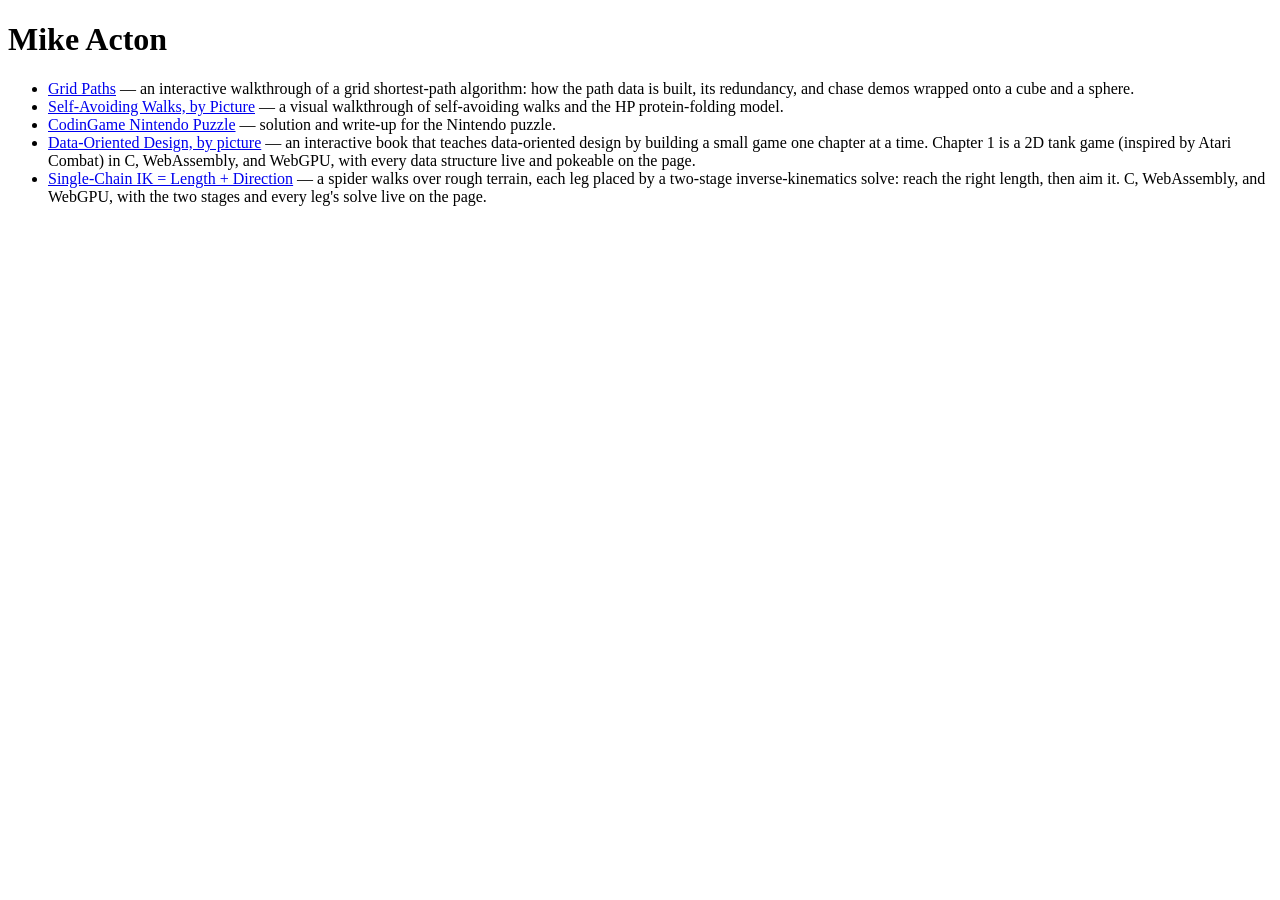
<file: index.html>
<!doctype html>
<html lang="en">
<head>
<meta charset="utf-8">
<meta name="viewport" content="width=device-width,initial-scale=1">
<title>Mike Acton</title>
</head>
<body>
<h1>Mike Acton</h1>
<ul>
  <li><a href="grid-paths/">Grid Paths</a> — an interactive walkthrough of a grid shortest-path algorithm: how the path data is built, its redundancy, and chase demos wrapped onto a cube and a sphere.</li>
  <li><a href="random-walk/">Self-Avoiding Walks, by Picture</a> — a visual walkthrough of self-avoiding walks and the HP protein-folding model.</li>
  <li><a href="codingame/nintendo/">CodinGame Nintendo Puzzle</a> — solution and write-up for the Nintendo puzzle.</li>
  <li><a href="tank-combat/">Data-Oriented Design, by picture</a> — an interactive book that teaches data-oriented design by building a small game one chapter at a time. Chapter 1 is a 2D tank game (inspired by Atari Combat) in C, WebAssembly, and WebGPU, with every data structure live and pokeable on the page.</li>
  <li><a href="single-chain-ik/">Single-Chain IK = Length + Direction</a> — a spider walks over rough terrain, each leg placed by a two-stage inverse-kinematics solve: reach the right length, then aim it. C, WebAssembly, and WebGPU, with the two stages and every leg's solve live on the page.</li>
</ul>
</body>
</html>
</file>
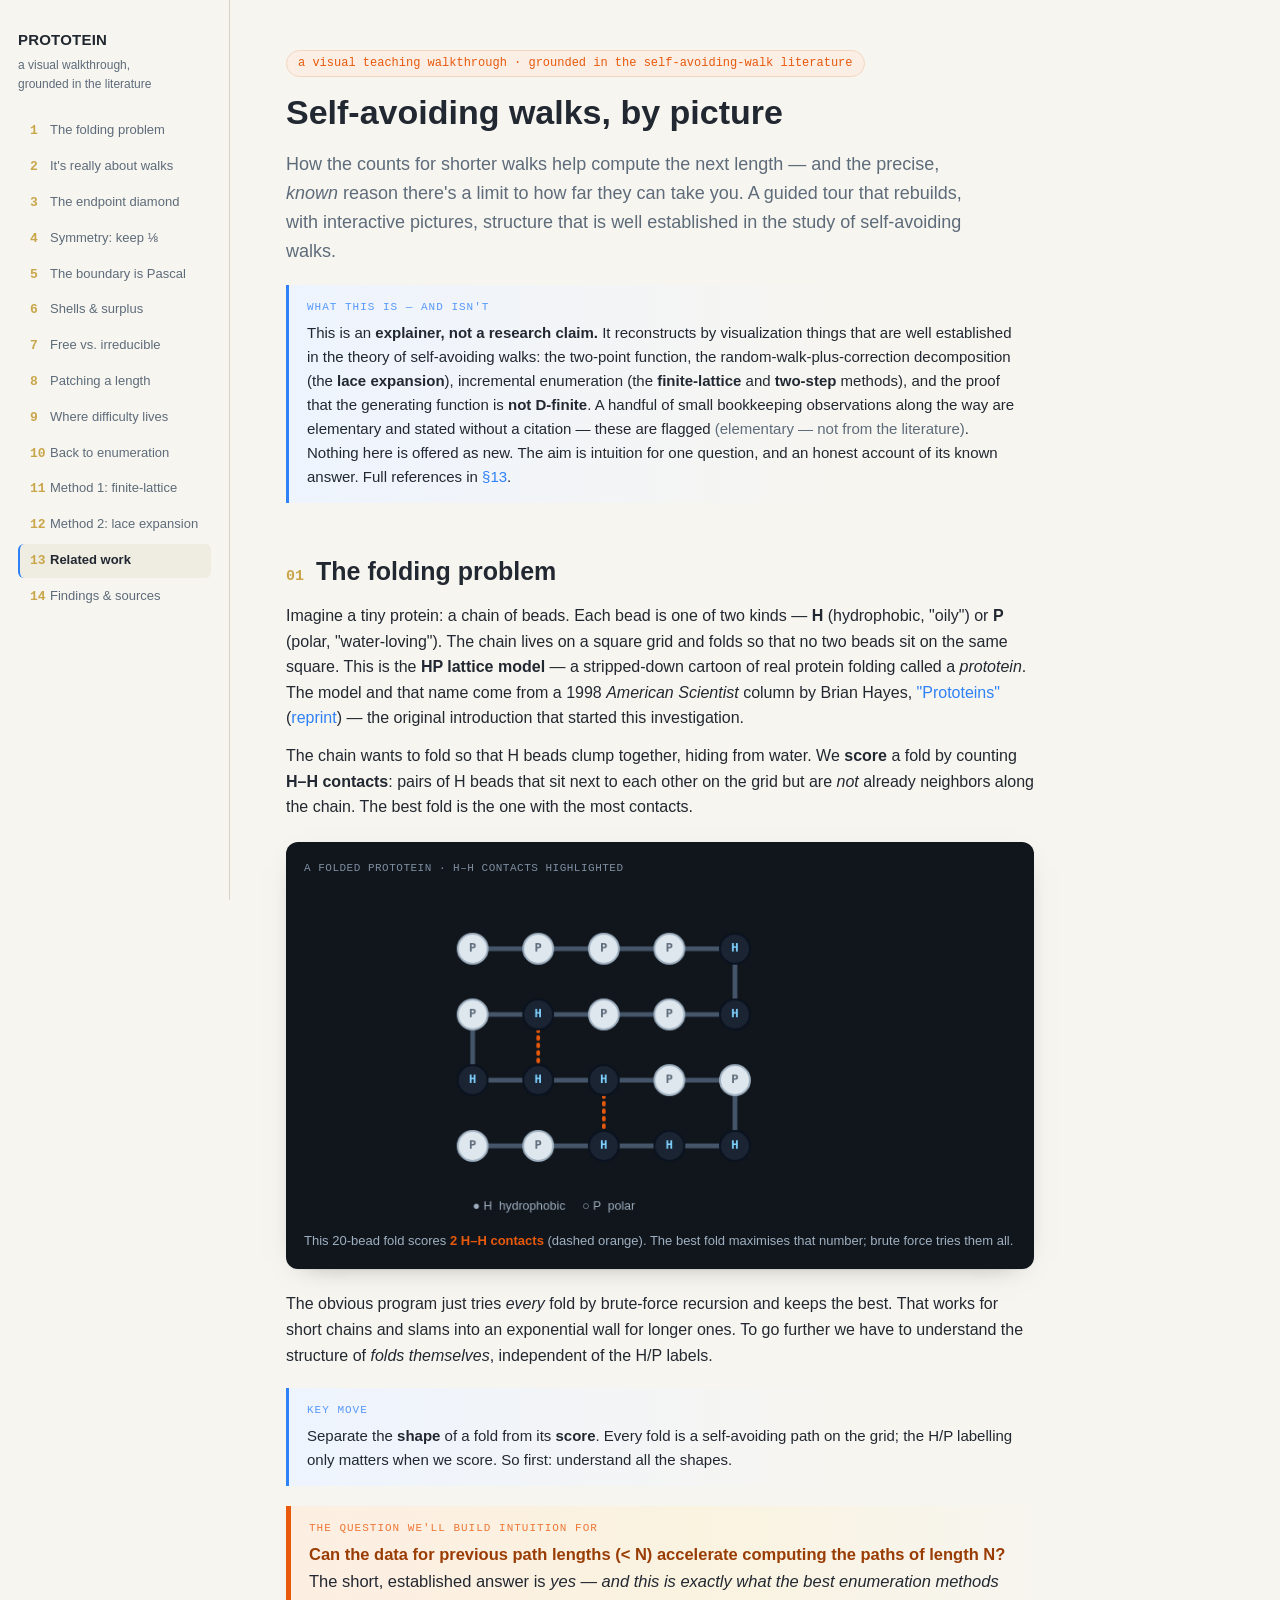
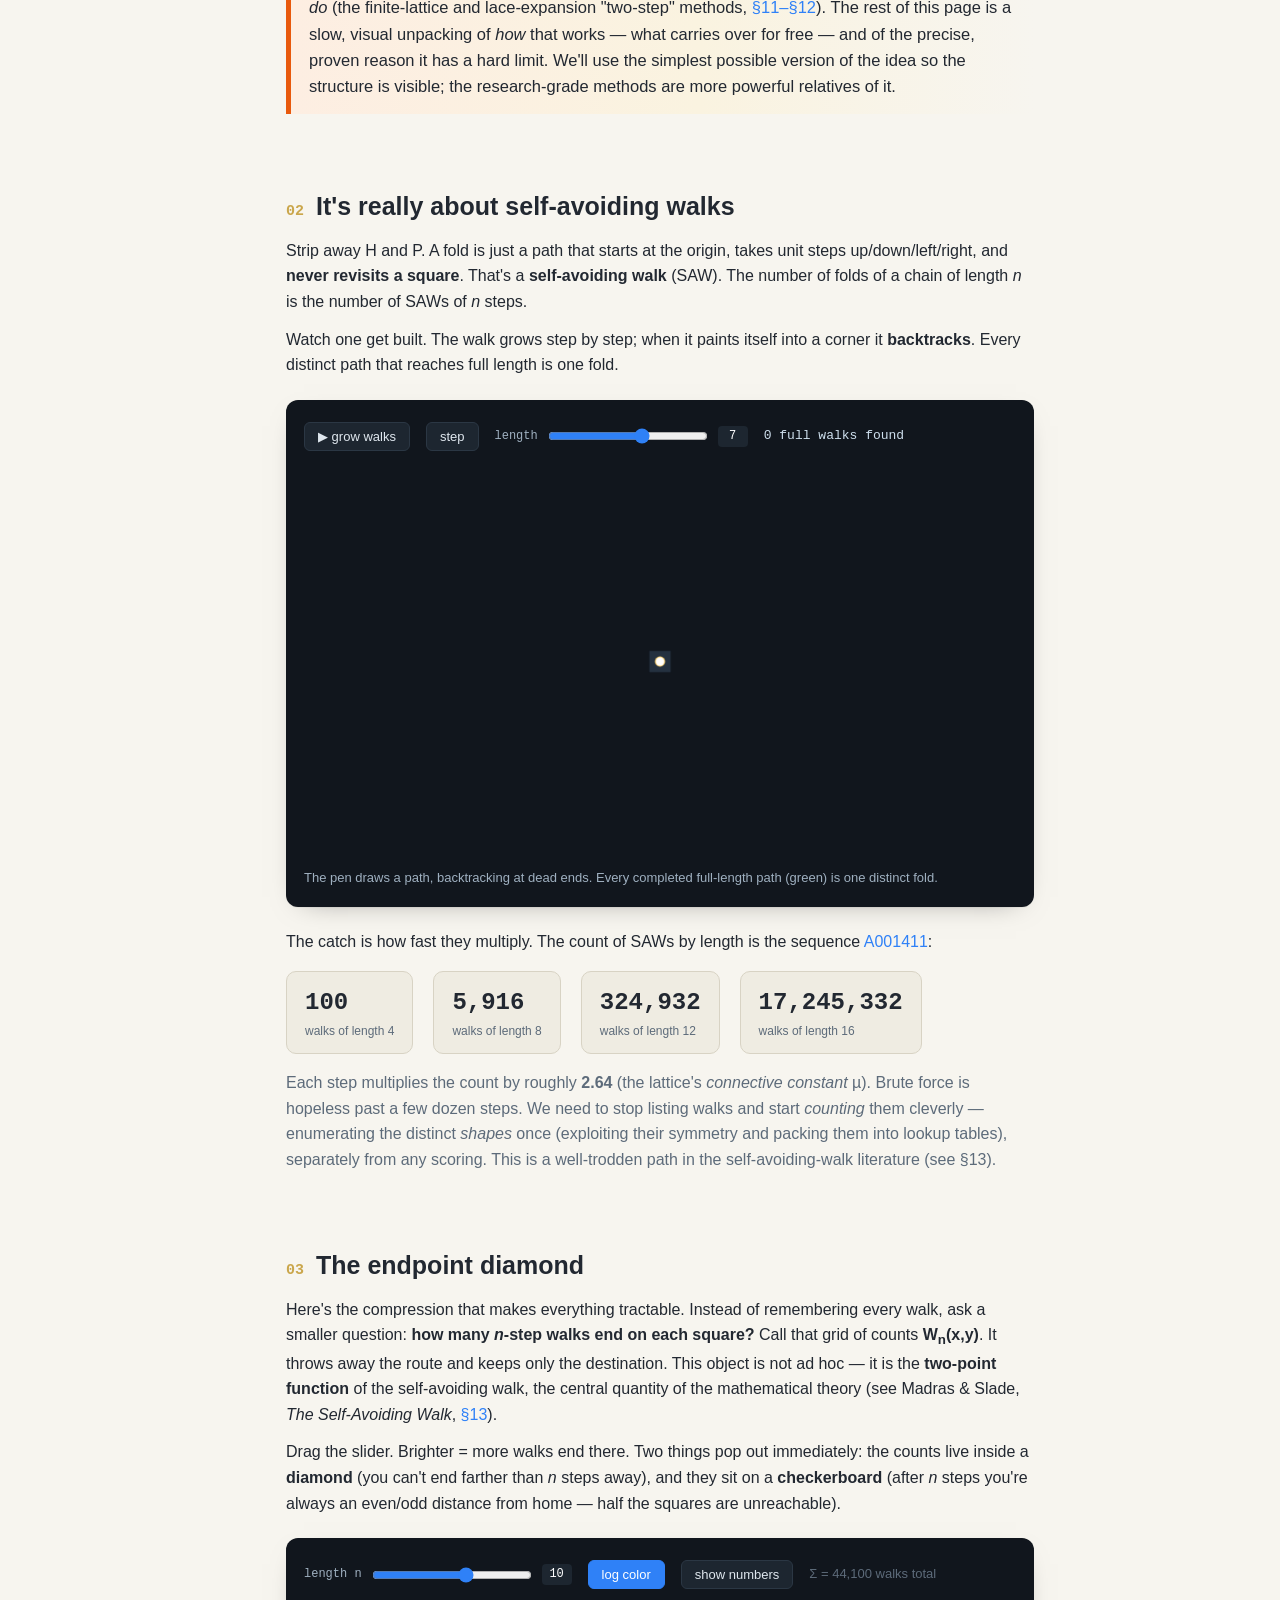
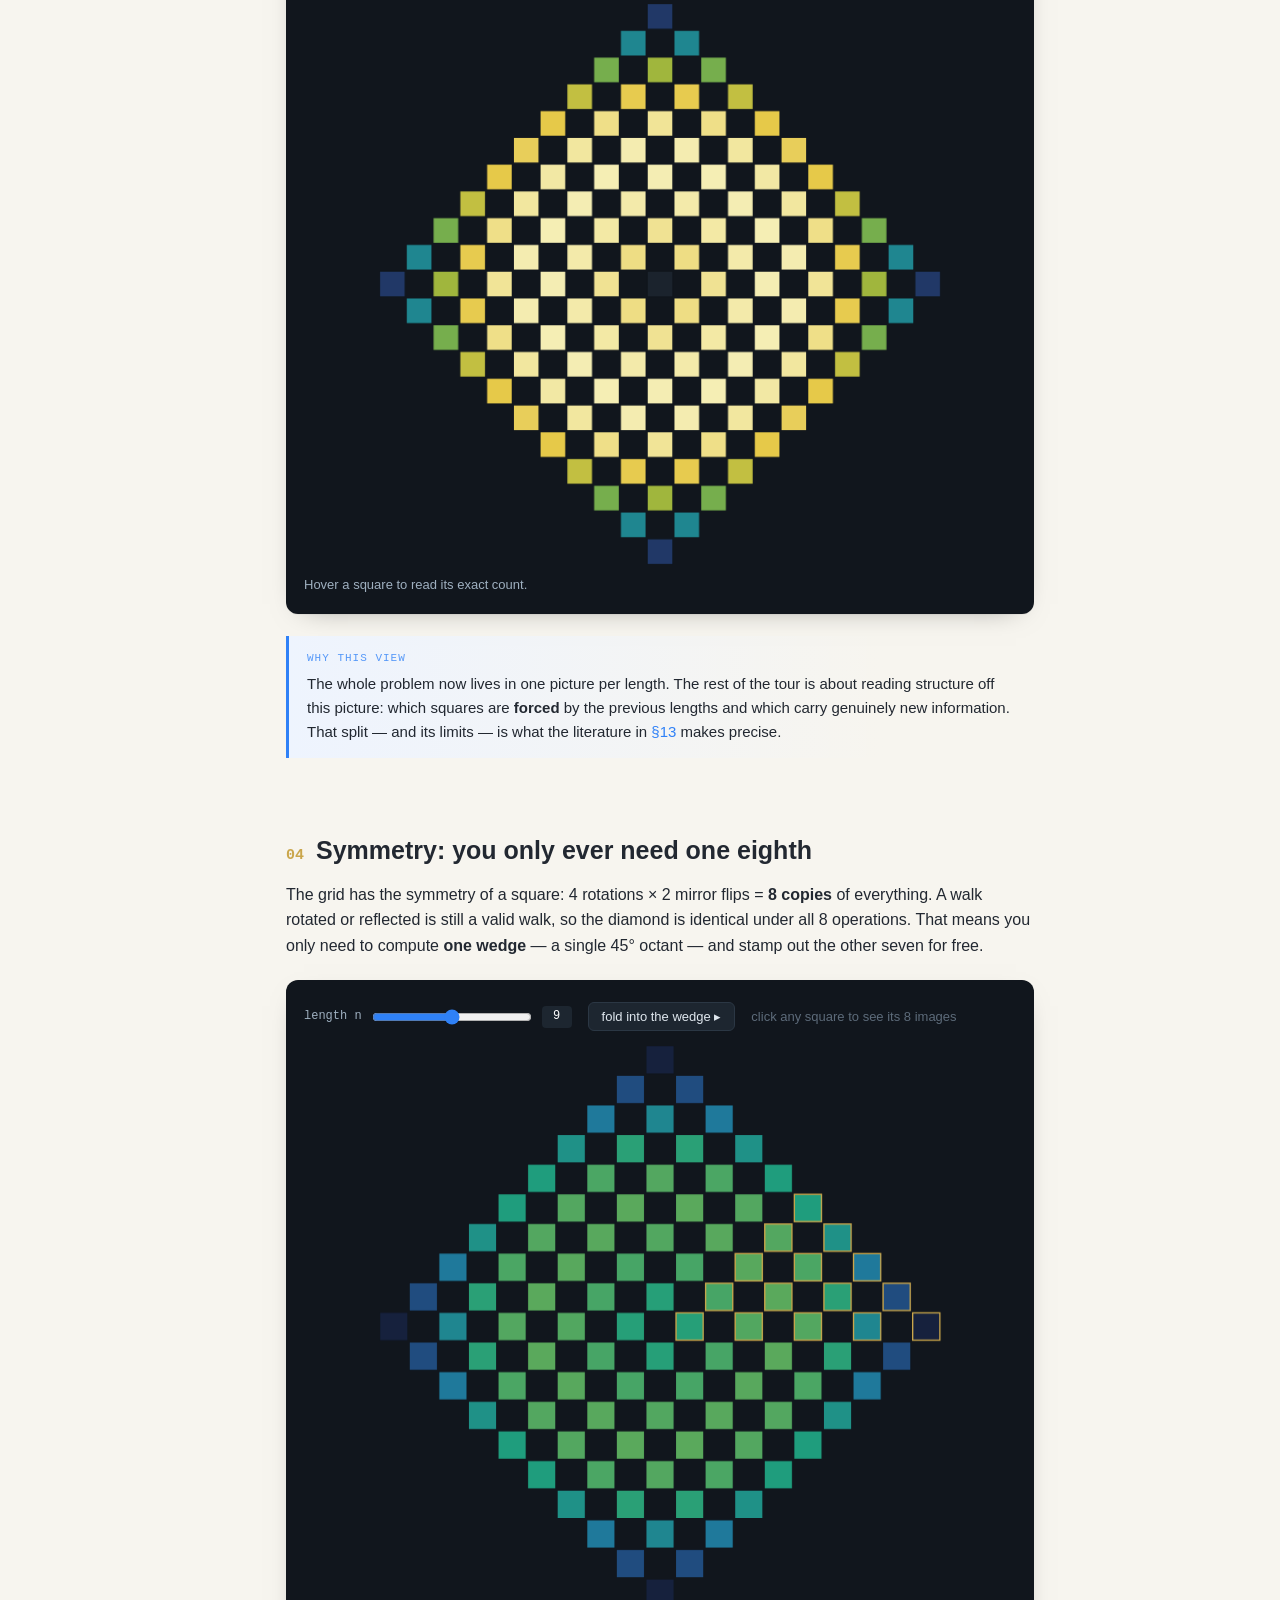
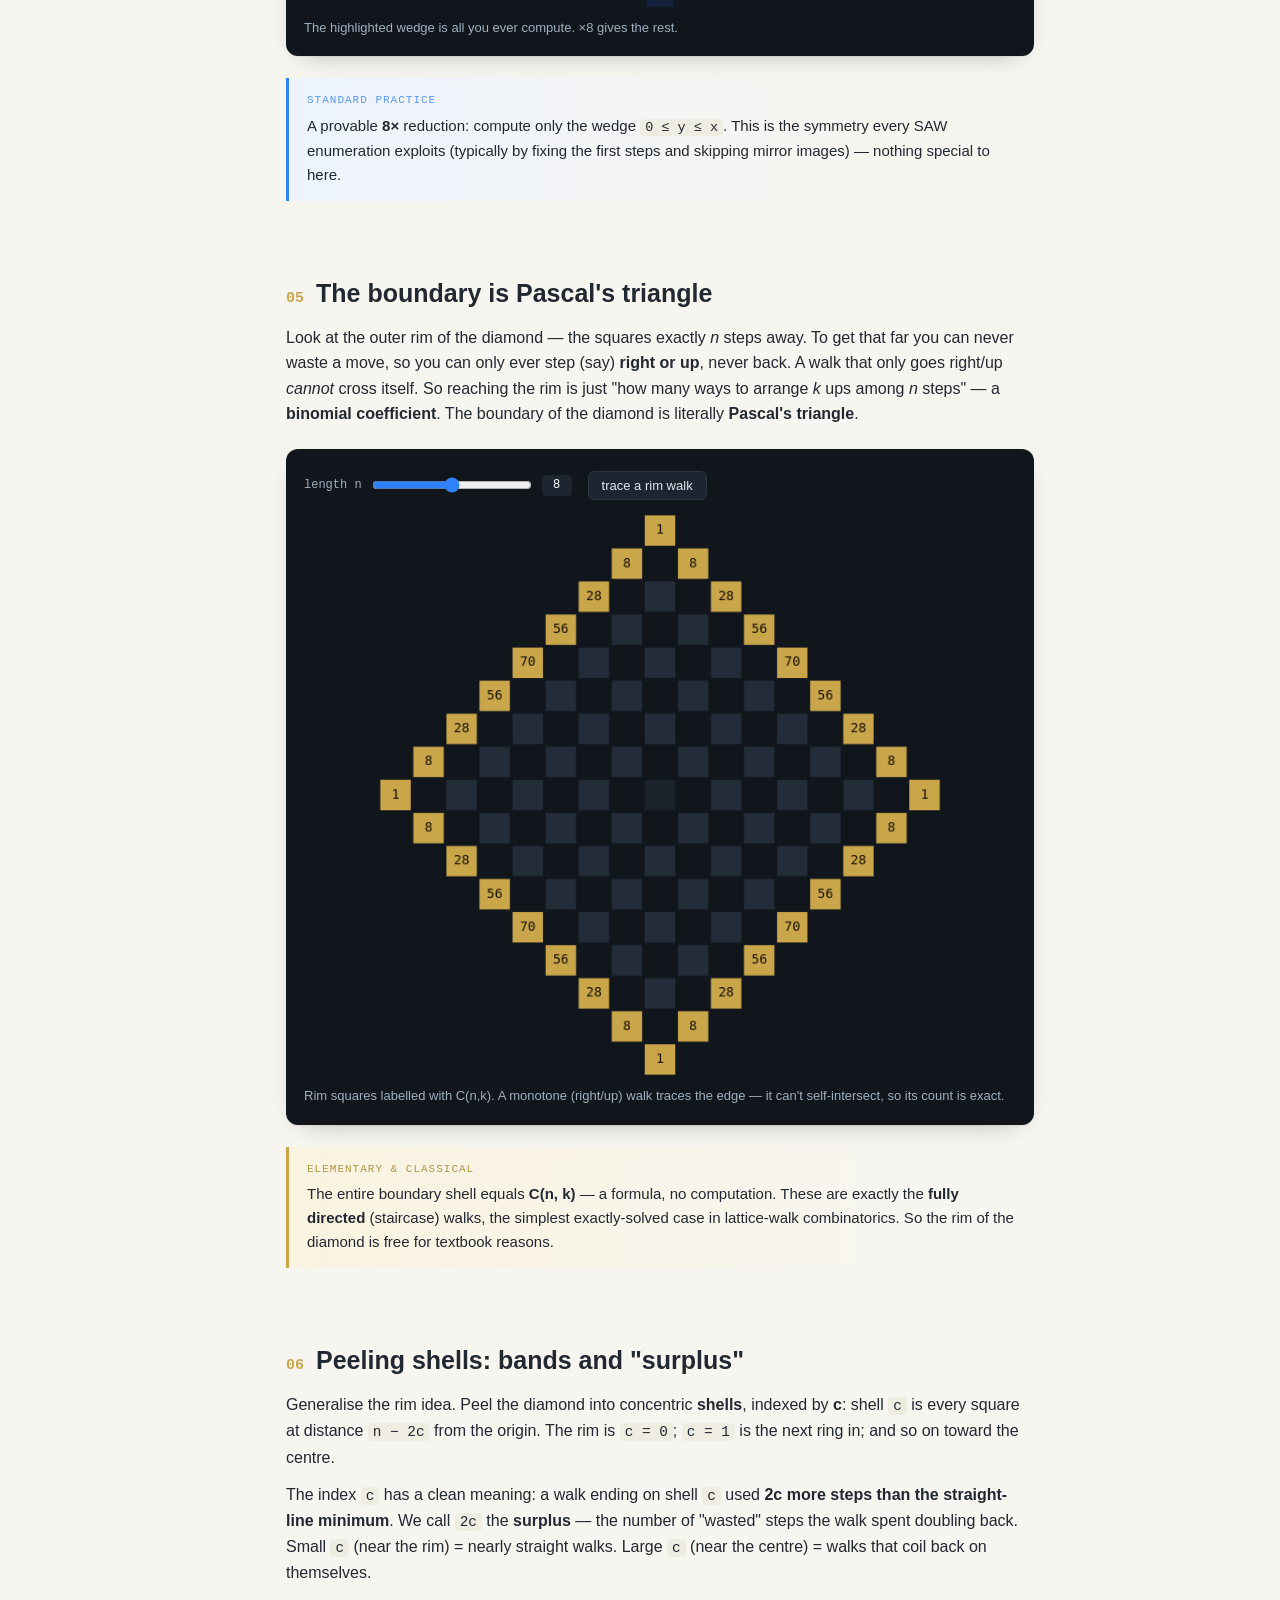
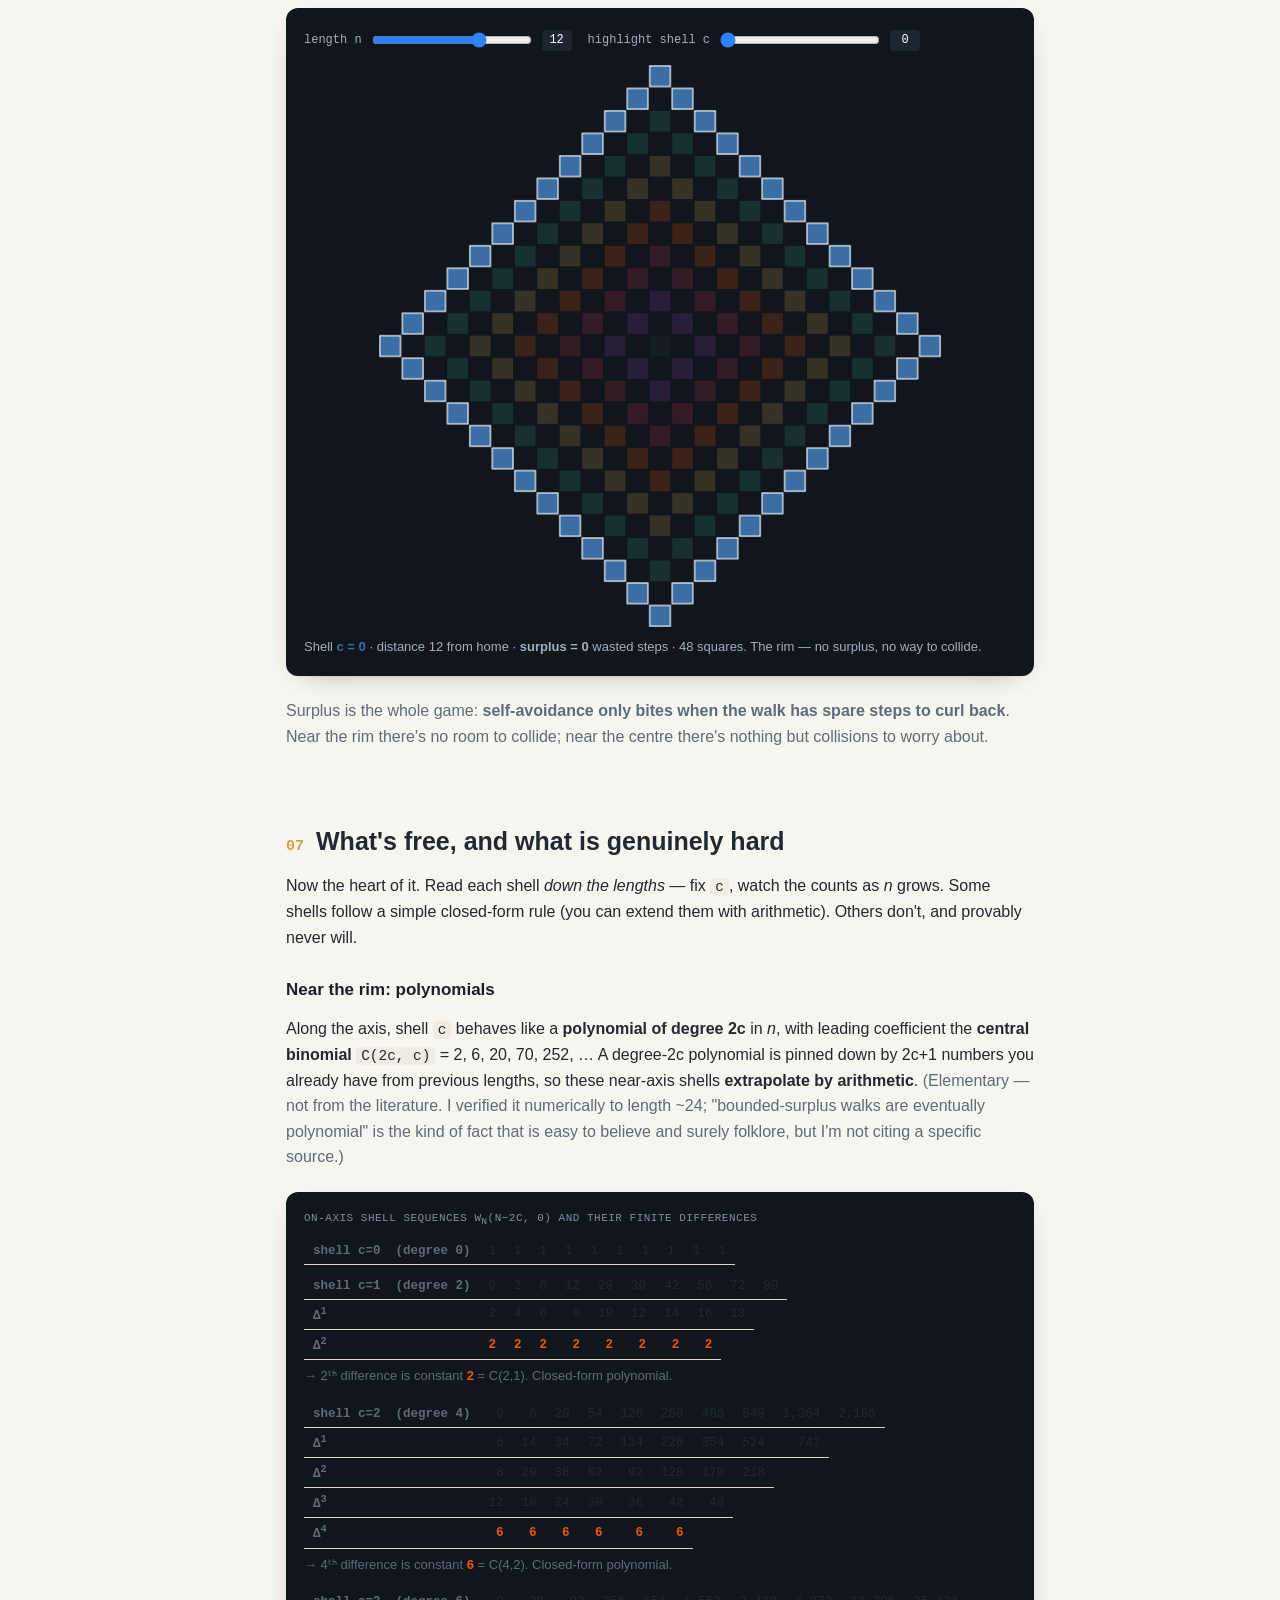
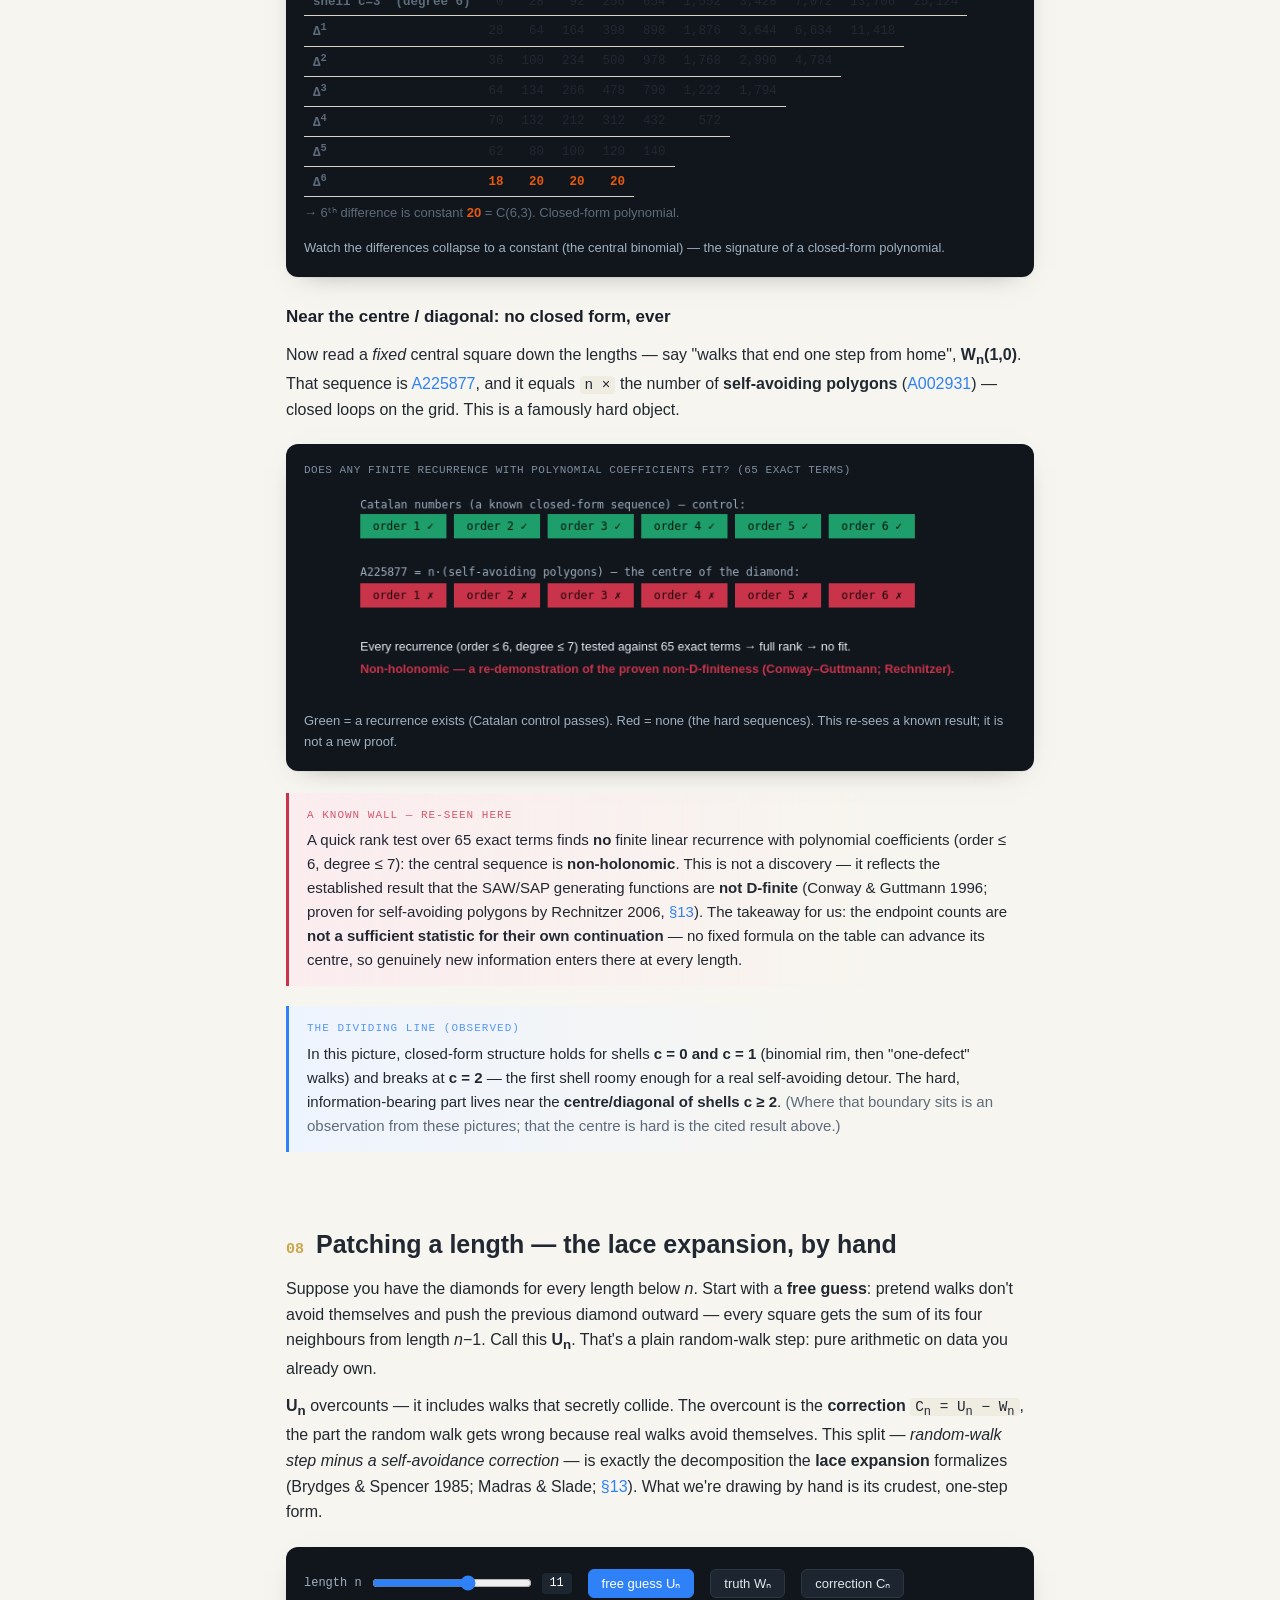
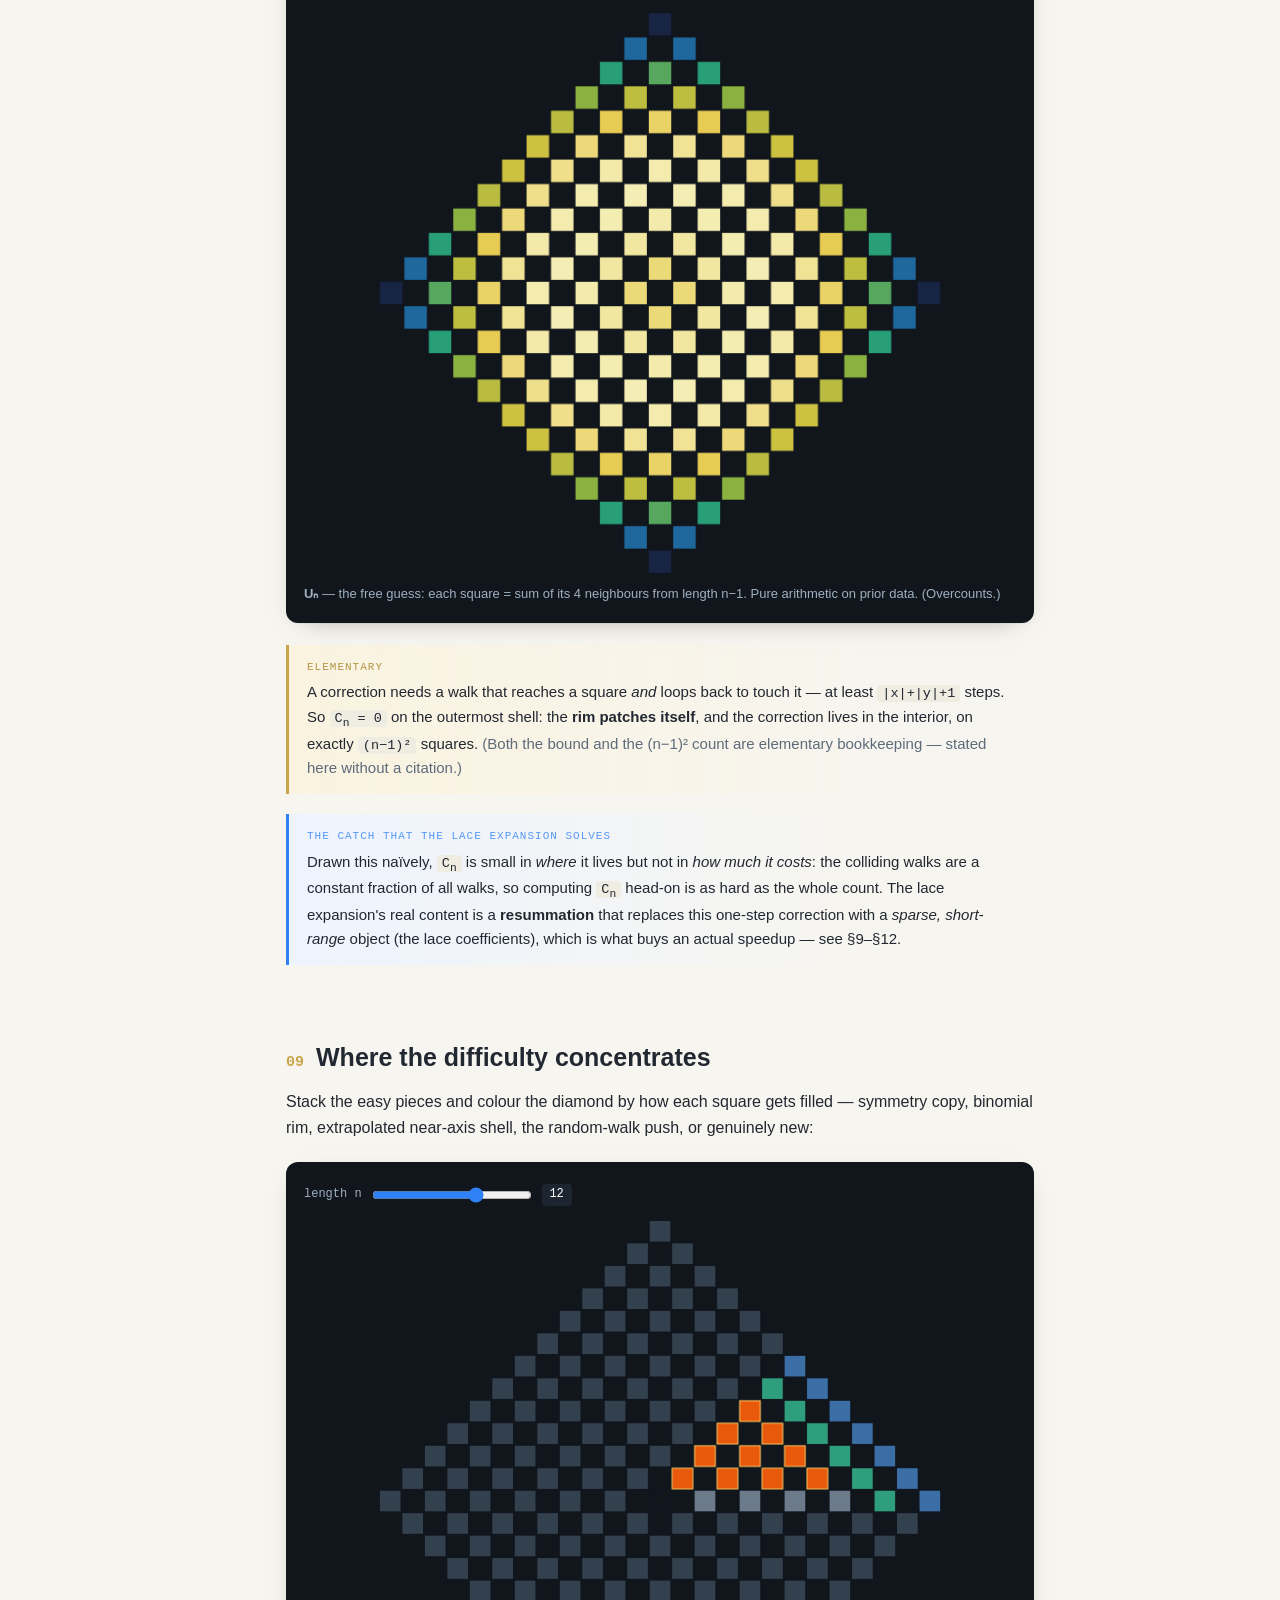
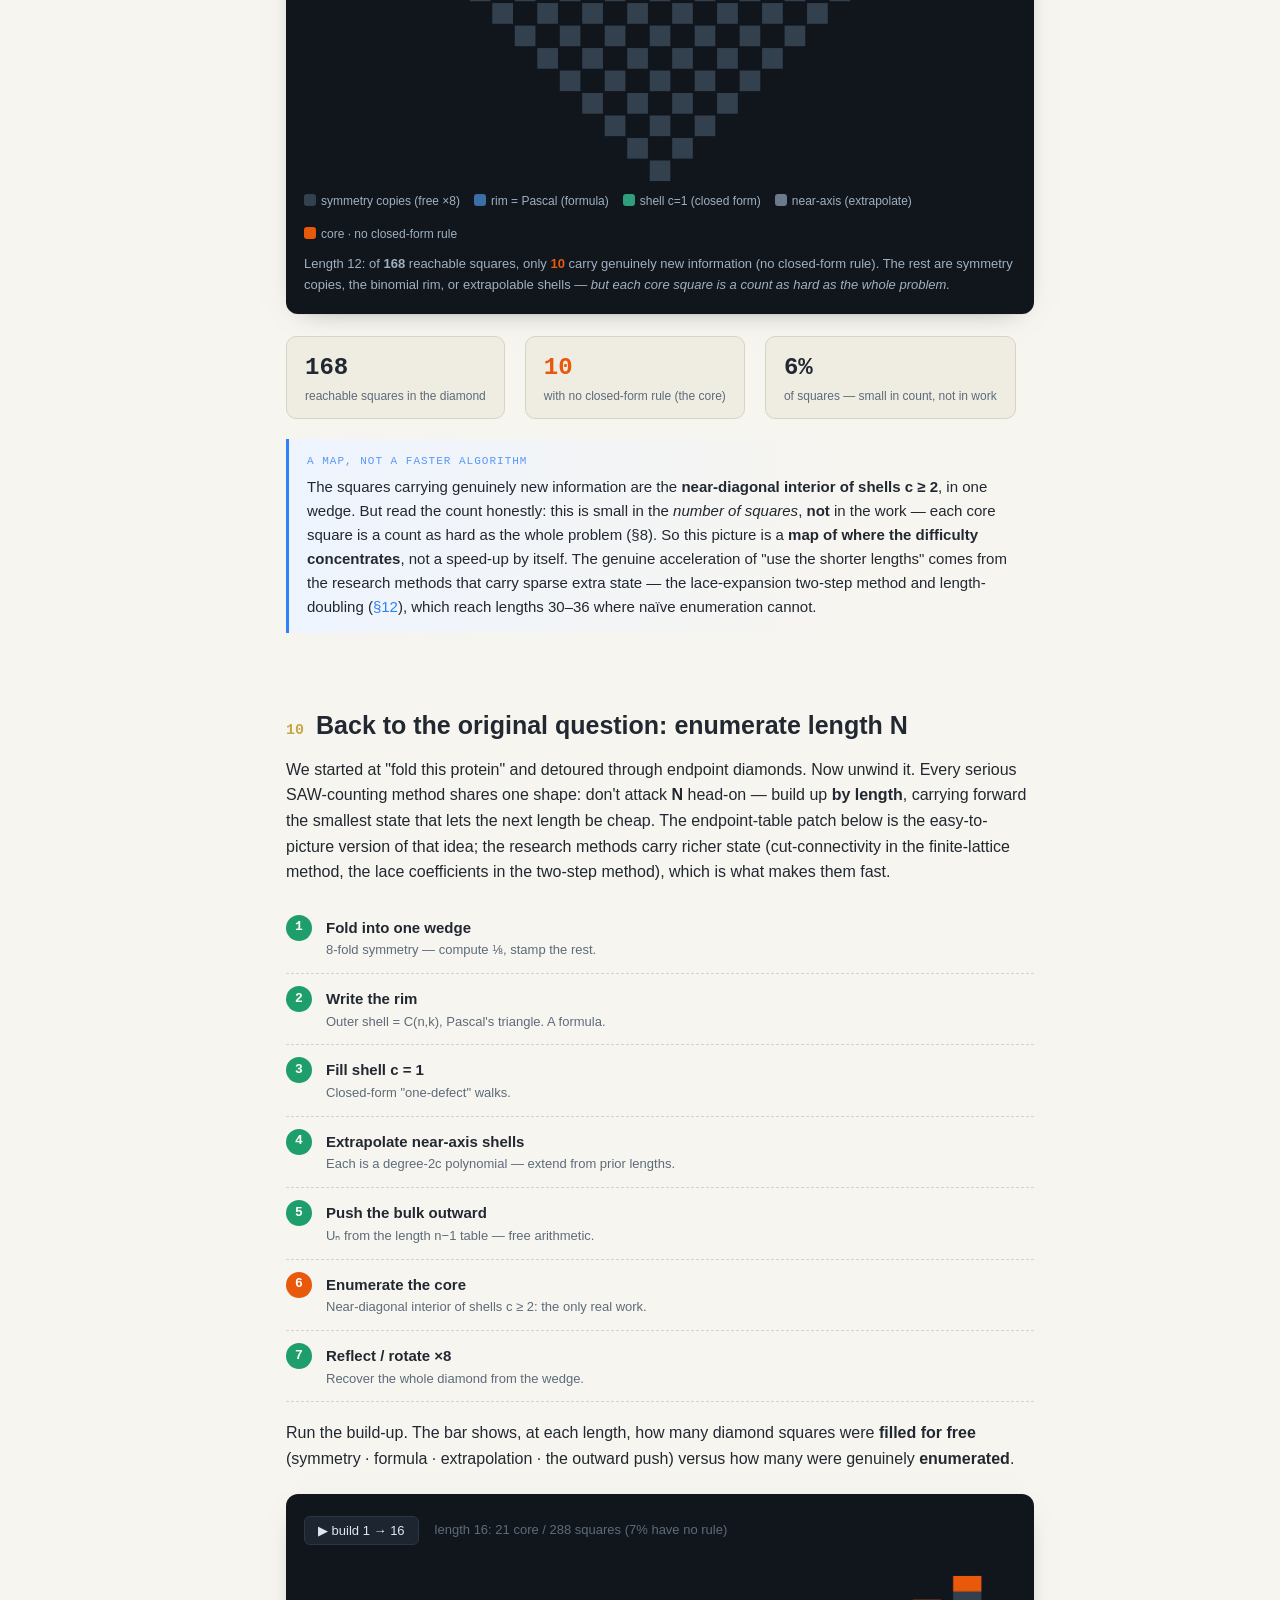
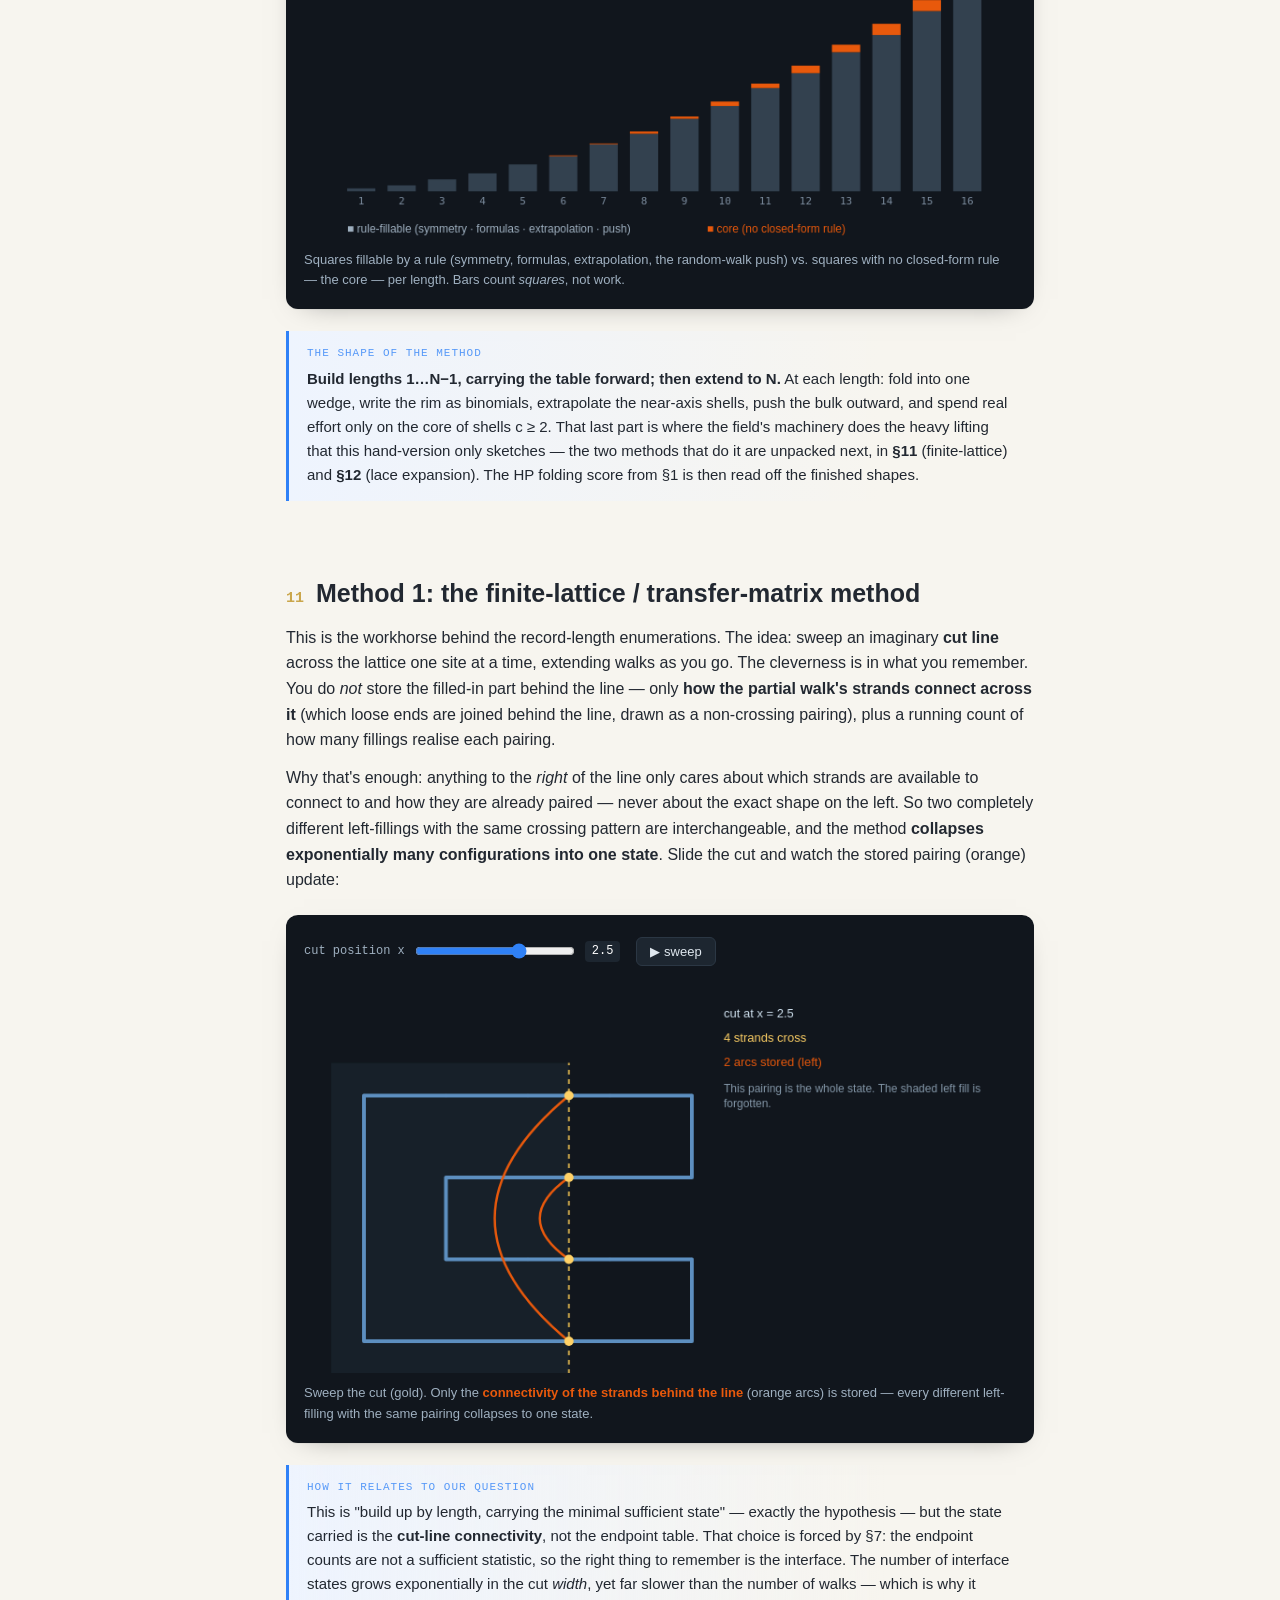
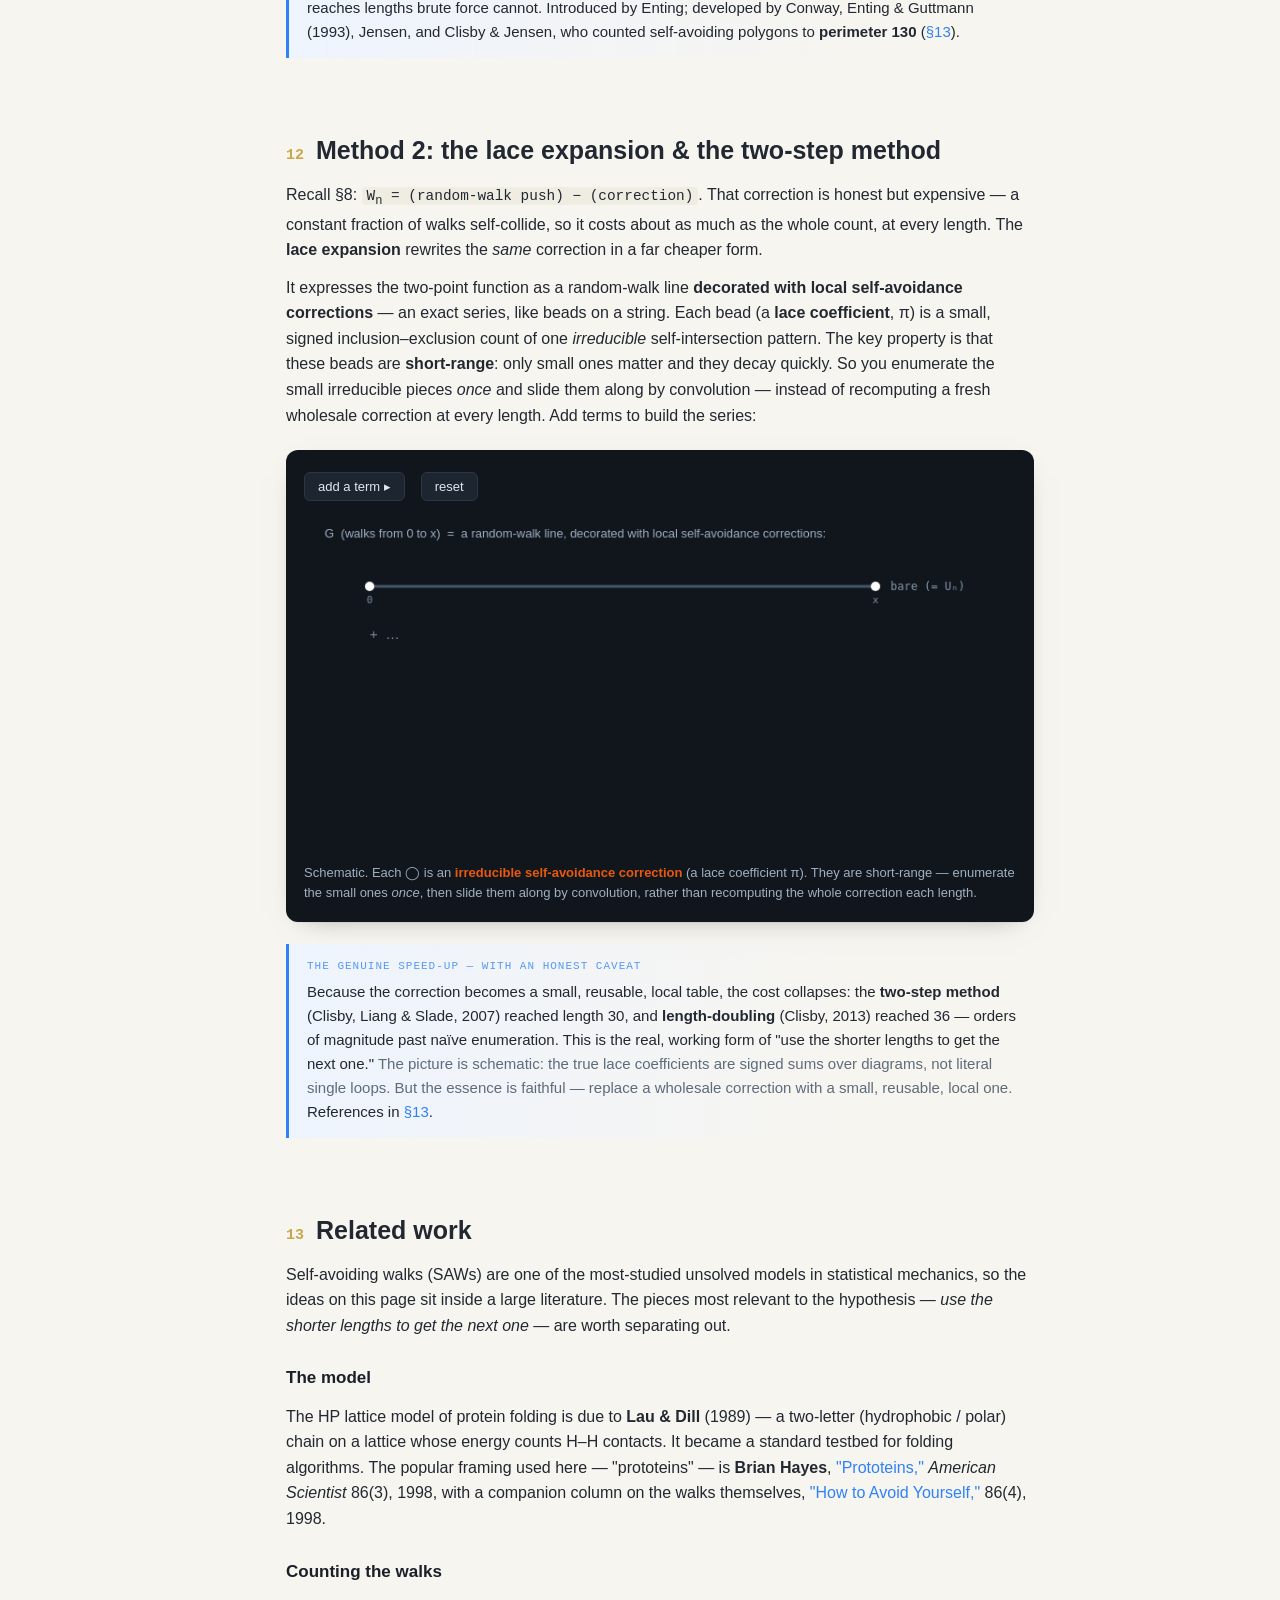
<file: random-walk/index.html>
<!doctype html>
<html lang="en">
<head>
<meta charset="utf-8">
<meta name="viewport" content="width=device-width,initial-scale=1">
<title>Self-Avoiding Walks, by Picture — a teaching walkthrough</title>
<link rel="stylesheet" href="styles.css">
</head>
<body>
<div class="wrap">
<nav>
  <div class="brand">PROTOTEIN</div>
  <div class="sub">a visual walkthrough,<br>grounded in the literature</div>
  <ol>
    <li><a href="#s1">The folding problem</a></li>
    <li><a href="#s2">It's really about walks</a></li>
    <li><a href="#s3">The endpoint diamond</a></li>
    <li><a href="#s4">Symmetry: keep ⅛</a></li>
    <li><a href="#s5">The boundary is Pascal</a></li>
    <li><a href="#s6">Shells &amp; surplus</a></li>
    <li><a href="#s7">Free vs. irreducible</a></li>
    <li><a href="#s8">Patching a length</a></li>
    <li><a href="#s9">Where difficulty lives</a></li>
    <li><a href="#s10">Back to enumeration</a></li>
    <li><a href="#sfl">Method 1: finite-lattice</a></li>
    <li><a href="#slace">Method 2: lace expansion</a></li>
    <li><a href="#srel">Related work</a></li>
    <li><a href="#s11">Findings &amp; sources</a></li>
  </ol>
</nav>

<main>
<header class="hero">
  <span class="tag">a visual teaching walkthrough · grounded in the self-avoiding-walk literature</span>
  <h1>Self-avoiding walks, by picture</h1>
  <p class="lede">How the counts for shorter walks help compute the next length — and the precise, <em>known</em> reason there's a limit to how far they can take you. A guided tour that rebuilds, with interactive pictures, structure that is well established in the study of self-avoiding walks.</p>
  <div class="note"><span class="h">What this is — and isn't</span> This is an <b>explainer, not a research claim.</b> It reconstructs by visualization things that are well established in the theory of self-avoiding walks: the two-point function, the random-walk-plus-correction decomposition (the <b>lace expansion</b>), incremental enumeration (the <b>finite-lattice</b> and <b>two-step</b> methods), and the proof that the generating function is <b>not D-finite</b>. A handful of small bookkeeping observations along the way are elementary and stated without a citation — these are flagged <span class="muted">(elementary — not from the literature)</span>. Nothing here is offered as new. The aim is intuition for one question, and an honest account of its known answer. Full references in <a href="#srel">§13</a>.</div>
</header>

<!-- 1 -->
<section id="s1">
  <h2><span class="num">01</span> The folding problem</h2>
  <p>Imagine a tiny protein: a chain of beads. Each bead is one of two kinds — <b>H</b> (hydrophobic, "oily") or <b>P</b> (polar, "water-loving"). The chain lives on a square grid and folds so that no two beads sit on the same square. This is the <b>HP lattice model</b> — a stripped-down cartoon of real protein folding called a <em>prototein</em>. The model and that name come from a 1998 <em>American Scientist</em> column by Brian Hayes, <a href="https://www.americanscientist.org/article/prototeins" target="_blank">"Prototeins"</a> (<a href="https://faculty.cc.gatech.edu/~turk/bio_sim/articles/prototeins_am_sci.pdf" target="_blank">reprint</a>) — the original introduction that started this investigation.</p>
  <p>The chain wants to fold so that H beads clump together, hiding from water. We <b>score</b> a fold by counting <b>H–H contacts</b>: pairs of H beads that sit next to each other on the grid but are <em>not</em> already neighbors along the chain. The best fold is the one with the most contacts.</p>
  <div class="viz">
    <div class="label">A folded prototein · H–H contacts highlighted</div>
    <canvas id="cv-fold" width="760" height="360"></canvas>
    <div class="caption" id="cap-fold"></div>
  </div>
  <p>The obvious program just tries <em>every</em> fold by brute-force recursion and keeps the best. That works for short chains and slams into an exponential wall for longer ones. To go further we have to understand the structure of <em>folds themselves</em>, independent of the H/P labels.</p>
  <div class="note"><span class="h">Key move</span> Separate the <b>shape</b> of a fold from its <b>score</b>. Every fold is a self-avoiding path on the grid; the H/P labelling only matters when we score. So first: understand all the shapes.</div>
  <div class="note hyp"><span class="h">The question we'll build intuition for</span> <b>Can the data for previous path lengths (&lt; N) accelerate computing the paths of length N?</b> The short, established answer is <em>yes — and this is exactly what the best enumeration methods do</em> (the finite-lattice and lace-expansion "two-step" methods, <a href="#sfl">§11–§12</a>). The rest of this page is a slow, visual unpacking of <em>how</em> that works — what carries over for free — and of the precise, proven reason it has a hard limit. We'll use the simplest possible version of the idea so the structure is visible; the research-grade methods are more powerful relatives of it.</div>
</section>

<!-- 2 -->
<section id="s2">
  <h2><span class="num">02</span> It's really about self-avoiding walks</h2>
  <p>Strip away H and P. A fold is just a path that starts at the origin, takes unit steps up/down/left/right, and <b>never revisits a square</b>. That's a <b>self-avoiding walk</b> (SAW). The number of folds of a chain of length <i>n</i> is the number of SAWs of <i>n</i> steps.</p>
  <p>Watch one get built. The walk grows step by step; when it paints itself into a corner it <b>backtracks</b>. Every distinct path that reaches full length is one fold.</p>
  <div class="viz">
    <div class="controls">
      <button class="btn" id="btn-walk-play">▶ grow walks</button>
      <button class="btn" id="btn-walk-step">step</button>
      <label>length <input type="range" id="rng-walk-n" min="4" max="9" value="7"><span class="val" id="val-walk-n">7</span></label>
      <span id="walk-count" style="font-family:var(--mono);color:#cfe0ee"></span>
    </div>
    <canvas id="cv-walk" width="760" height="420"></canvas>
    <div class="caption" id="cap-walk"></div>
  </div>
  <p>The catch is how fast they multiply. The count of SAWs by length is the sequence <a href="https://oeis.org/A001411" target="_blank">A001411</a>:</p>
  <div class="kpi" id="kpi-growth"></div>
  <p class="muted">Each step multiplies the count by roughly <b>2.64</b> (the lattice's <em>connective constant</em> µ). Brute force is hopeless past a few dozen steps. We need to stop listing walks and start <em>counting</em> them cleverly — enumerating the distinct <em>shapes</em> once (exploiting their symmetry and packing them into lookup tables), separately from any scoring. This is a well-trodden path in the self-avoiding-walk literature (see §13).</p>
</section>

<!-- 3 -->
<section id="s3">
  <h2><span class="num">03</span> The endpoint diamond</h2>
  <p>Here's the compression that makes everything tractable. Instead of remembering every walk, ask a smaller question: <b>how many <i>n</i>-step walks end on each square?</b> Call that grid of counts <b>W<sub>n</sub>(x,y)</b>. It throws away the route and keeps only the destination. This object is not ad hoc — it is the <b>two-point function</b> of the self-avoiding walk, the central quantity of the mathematical theory (see Madras &amp; Slade, <em>The Self-Avoiding Walk</em>, <a href="#srel">§13</a>).</p>
  <p>Drag the slider. Brighter = more walks end there. Two things pop out immediately: the counts live inside a <b>diamond</b> (you can't end farther than <i>n</i> steps away), and they sit on a <b>checkerboard</b> (after <i>n</i> steps you're always an even/odd distance from home — half the squares are unreachable).</p>
  <div class="viz">
    <div class="controls">
      <label>length n <input type="range" id="rng-d-n" min="1" max="16" value="10"><span class="val" id="val-d-n">10</span></label>
      <button class="btn on" id="btn-d-log">log color</button>
      <button class="btn" id="btn-d-num">show numbers</button>
      <span class="muted" id="d-total"></span>
    </div>
    <canvas id="cv-diamond" width="760" height="600"></canvas>
    <div class="caption" id="cap-diamond">Hover a square to read its exact count.</div>
  </div>
  <div class="note"><span class="h">Why this view</span> The whole problem now lives in one picture per length. The rest of the tour is about reading structure off this picture: which squares are <b>forced</b> by the previous lengths and which carry genuinely new information. That split — and its limits — is what the literature in <a href="#srel">§13</a> makes precise.</div>
</section>

<!-- 4 -->
<section id="s4">
  <h2><span class="num">04</span> Symmetry: you only ever need one eighth</h2>
  <p>The grid has the symmetry of a square: 4 rotations × 2 mirror flips = <b>8 copies</b> of everything. A walk rotated or reflected is still a valid walk, so the diamond is identical under all 8 operations. That means you only need to compute <b>one wedge</b> — a single 45° octant — and stamp out the other seven for free.</p>
  <div class="viz">
    <div class="controls">
      <label>length n <input type="range" id="rng-sym-n" min="2" max="16" value="9"><span class="val" id="val-sym-n">9</span></label>
      <button class="btn" id="btn-sym-fold">fold into the wedge ▸</button>
      <span class="muted">click any square to see its 8 images</span>
    </div>
    <canvas id="cv-sym" width="760" height="600"></canvas>
    <div class="caption" id="cap-sym">The highlighted wedge is all you ever compute. ×8 gives the rest.</div>
  </div>
  <div class="note"><span class="h">Standard practice</span> A provable <b>8×</b> reduction: compute only the wedge <code>0 ≤ y ≤ x</code>. This is the symmetry every SAW enumeration exploits (typically by fixing the first steps and skipping mirror images) — nothing special to here.</div>
</section>

<!-- 5 -->
<section id="s5">
  <h2><span class="num">05</span> The boundary is Pascal's triangle</h2>
  <p>Look at the outer rim of the diamond — the squares exactly <i>n</i> steps away. To get that far you can never waste a move, so you can only ever step (say) <b>right or up</b>, never back. A walk that only goes right/up <em>cannot</em> cross itself. So reaching the rim is just "how many ways to arrange <i>k</i> ups among <i>n</i> steps" — a <b>binomial coefficient</b>. The boundary of the diamond is literally <b>Pascal's triangle</b>.</p>
  <div class="viz">
    <div class="controls">
      <label>length n <input type="range" id="rng-pas-n" min="2" max="14" value="8"><span class="val" id="val-pas-n">8</span></label>
      <button class="btn" id="btn-pas-trace">trace a rim walk</button>
    </div>
    <canvas id="cv-pascal" width="760" height="600"></canvas>
    <div class="caption" id="cap-pascal">Rim squares labelled with C(n,k). A monotone (right/up) walk traces the edge — it can't self-intersect, so its count is exact.</div>
  </div>
  <div class="note proof"><span class="h">Elementary &amp; classical</span> The entire boundary shell equals <b>C(n, k)</b> — a formula, no computation. These are exactly the <b>fully directed</b> (staircase) walks, the simplest exactly-solved case in lattice-walk combinatorics. So the rim of the diamond is free for textbook reasons.</div>
</section>

<!-- 6 -->
<section id="s6">
  <h2><span class="num">06</span> Peeling shells: bands and "surplus"</h2>
  <p>Generalise the rim idea. Peel the diamond into concentric <b>shells</b>, indexed by <b>c</b>: shell <code>c</code> is every square at distance <code>n − 2c</code> from the origin. The rim is <code>c = 0</code>; <code>c = 1</code> is the next ring in; and so on toward the centre.</p>
  <p>The index <code>c</code> has a clean meaning: a walk ending on shell <code>c</code> used <b>2c more steps than the straight-line minimum</b>. We call <code>2c</code> the <b>surplus</b> — the number of "wasted" steps the walk spent doubling back. Small <code>c</code> (near the rim) = nearly straight walks. Large <code>c</code> (near the centre) = walks that coil back on themselves.</p>
  <div class="viz">
    <div class="controls">
      <label>length n <input type="range" id="rng-band-n" min="3" max="16" value="12"><span class="val" id="val-band-n">12</span></label>
      <label>highlight shell c <input type="range" id="rng-band-c" min="0" max="8" value="0"><span class="val" id="val-band-c">0</span></label>
    </div>
    <canvas id="cv-bands" width="760" height="600"></canvas>
    <div class="caption" id="cap-bands"></div>
  </div>
  <p class="muted">Surplus is the whole game: <b>self-avoidance only bites when the walk has spare steps to curl back</b>. Near the rim there's no room to collide; near the centre there's nothing but collisions to worry about.</p>
</section>

<!-- 7 -->
<section id="s7">
  <h2><span class="num">07</span> What's free, and what is genuinely hard</h2>
  <p>Now the heart of it. Read each shell <em>down the lengths</em> — fix <code>c</code>, watch the counts as <i>n</i> grows. Some shells follow a simple closed-form rule (you can extend them with arithmetic). Others don't, and provably never will.</p>

  <h3>Near the rim: polynomials</h3>
  <p>Along the axis, shell <code>c</code> behaves like a <b>polynomial of degree 2c</b> in <i>n</i>, with leading coefficient the <b>central binomial</b> <code>C(2c, c)</code> = 2, 6, 20, 70, 252, … A degree-2c polynomial is pinned down by 2c+1 numbers you already have from previous lengths, so these near-axis shells <b>extrapolate by arithmetic</b>. <span class="muted">(Elementary — not from the literature. I verified it numerically to length ~24; "bounded-surplus walks are eventually polynomial" is the kind of fact that is easy to believe and surely folklore, but I'm not citing a specific source.)</span></p>
  <div class="viz">
    <div class="label">On-axis shell sequences W<sub>n</sub>(n−2c, 0) and their finite differences</div>
    <div id="diff-tables"></div>
    <div class="caption">Watch the differences collapse to a constant (the central binomial) — the signature of a closed-form polynomial.</div>
  </div>

  <h3>Near the centre / diagonal: no closed form, ever</h3>
  <p>Now read a <em>fixed</em> central square down the lengths — say "walks that end one step from home", <b>W<sub>n</sub>(1,0)</b>. That sequence is <a href="https://oeis.org/A225877" target="_blank">A225877</a>, and it equals <code>n ×</code> the number of <b>self-avoiding polygons</b> (<a href="https://oeis.org/A002931" target="_blank">A002931</a>) — closed loops on the grid. This is a famously hard object.</p>
  <div class="viz">
    <div class="label">Does any finite recurrence with polynomial coefficients fit? (65 exact terms)</div>
    <canvas id="cv-holo" width="760" height="230"></canvas>
    <div class="caption" id="cap-holo"></div>
  </div>
  <div class="note hard"><span class="h">A known wall — re-seen here</span> A quick rank test over 65 exact terms finds <b>no</b> finite linear recurrence with polynomial coefficients (order ≤ 6, degree ≤ 7): the central sequence is <b>non-holonomic</b>. This is not a discovery — it reflects the established result that the SAW/SAP generating functions are <b>not D-finite</b> (Conway &amp; Guttmann 1996; proven for self-avoiding polygons by Rechnitzer 2006, <a href="#srel">§13</a>). The takeaway for us: the endpoint counts are <b>not a sufficient statistic for their own continuation</b> — no fixed formula on the table can advance its centre, so genuinely new information enters there at every length.</div>
  <div class="note"><span class="h">The dividing line (observed)</span> In this picture, closed-form structure holds for shells <b>c = 0 and c = 1</b> (binomial rim, then "one-defect" walks) and breaks at <b>c = 2</b> — the first shell roomy enough for a real self-avoiding detour. The hard, information-bearing part lives near the <b>centre/diagonal of shells c ≥ 2</b>. <span class="muted">(Where that boundary sits is an observation from these pictures; that the centre is hard is the cited result above.)</span></div>
</section>

<!-- 8 -->
<section id="s8">
  <h2><span class="num">08</span> Patching a length — the lace expansion, by hand</h2>
  <p>Suppose you have the diamonds for every length below <i>n</i>. Start with a <b>free guess</b>: pretend walks don't avoid themselves and push the previous diamond outward — every square gets the sum of its four neighbours from length <i>n</i>−1. Call this <b>U<sub>n</sub></b>. That's a plain random-walk step: pure arithmetic on data you already own.</p>
  <p><b>U<sub>n</sub></b> overcounts — it includes walks that secretly collide. The overcount is the <b>correction</b> <code>C<sub>n</sub> = U<sub>n</sub> − W<sub>n</sub></code>, the part the random walk gets wrong because real walks avoid themselves. This split — <em>random-walk step minus a self-avoidance correction</em> — is exactly the decomposition the <b>lace expansion</b> formalizes (Brydges &amp; Spencer 1985; Madras &amp; Slade; <a href="#srel">§13</a>). What we're drawing by hand is its crudest, one-step form.</p>
  <div class="viz">
    <div class="controls">
      <label>length n <input type="range" id="rng-patch-n" min="3" max="16" value="11"><span class="val" id="val-patch-n">11</span></label>
      <button class="btn on" id="btn-patch-U">free guess Uₙ</button>
      <button class="btn" id="btn-patch-W">truth Wₙ</button>
      <button class="btn" id="btn-patch-C">correction Cₙ</button>
    </div>
    <canvas id="cv-patch" width="760" height="600"></canvas>
    <div class="caption" id="cap-patch"></div>
  </div>
  <div class="note proof"><span class="h">Elementary</span> A correction needs a walk that reaches a square <em>and</em> loops back to touch it — at least <code>|x|+|y|+1</code> steps. So <code>C<sub>n</sub> = 0</code> on the outermost shell: the <b>rim patches itself</b>, and the correction lives in the interior, on exactly <code>(n−1)²</code> squares. <span class="muted">(Both the bound and the (n−1)² count are elementary bookkeeping — stated here without a citation.)</span></div>
  <div class="note"><span class="h">The catch that the lace expansion solves</span> Drawn this naïvely, <code>C<sub>n</sub></code> is small in <em>where</em> it lives but not in <em>how much it costs</em>: the colliding walks are a constant fraction of all walks, so computing <code>C<sub>n</sub></code> head-on is as hard as the whole count. The lace expansion's real content is a <b>resummation</b> that replaces this one-step correction with a <em>sparse, short-range</em> object (the lace coefficients), which is what buys an actual speedup — see §9–§12.</div>
</section>

<!-- 9 -->
<section id="s9">
  <h2><span class="num">09</span> Where the difficulty concentrates</h2>
  <p>Stack the easy pieces and colour the diamond by how each square gets filled — symmetry copy, binomial rim, extrapolated near-axis shell, the random-walk push, or genuinely new:</p>
  <div class="viz">
    <div class="controls">
      <label>length n <input type="range" id="rng-core-n" min="4" max="16" value="12"><span class="val" id="val-core-n">12</span></label>
    </div>
    <canvas id="cv-core" width="760" height="600"></canvas>
    <div class="legend">
      <span><span class="sw" style="background:#33414f"></span>symmetry copies (free ×8)</span>
      <span><span class="sw" style="background:var(--c0)"></span>rim = Pascal (formula)</span>
      <span><span class="sw" style="background:var(--c1)"></span>shell c=1 (closed form)</span>
      <span><span class="sw" style="background:#6b7b8c"></span>near-axis (extrapolate)</span>
      <span><span class="sw" style="background:var(--core)"></span>core · no closed-form rule</span>
    </div>
    <div class="caption" id="cap-core"></div>
  </div>
  <div class="kpi" id="kpi-core"></div>
  <div class="note"><span class="h">A map, not a faster algorithm</span> The squares carrying genuinely new information are the <b>near-diagonal interior of shells c ≥ 2</b>, in one wedge. But read the count honestly: this is small in the <em>number of squares</em>, <b>not</b> in the work — each core square is a count as hard as the whole problem (§8). So this picture is a <b>map of where the difficulty concentrates</b>, not a speed-up by itself. The genuine acceleration of "use the shorter lengths" comes from the research methods that carry sparse extra state — the lace-expansion two-step method and length-doubling (<a href="#slace">§12</a>), which reach lengths 30–36 where naïve enumeration cannot.</div>
</section>

<!-- 10 -->
<section id="s10">
  <h2><span class="num">10</span> Back to the original question: enumerate length N</h2>
  <p>We started at "fold this protein" and detoured through endpoint diamonds. Now unwind it. Every serious SAW-counting method shares one shape: don't attack <b>N</b> head-on — build up <b>by length</b>, carrying forward the smallest state that lets the next length be cheap. The endpoint-table patch below is the easy-to-picture version of that idea; the research methods carry richer state (cut-connectivity in the finite-lattice method, the lace coefficients in the two-step method), which is what makes them fast.</p>
  <div class="pipeline" id="pipeline"></div>
  <p>Run the build-up. The bar shows, at each length, how many diamond squares were <b>filled for free</b> (symmetry · formula · extrapolation · the outward push) versus how many were genuinely <b>enumerated</b>.</p>
  <div class="viz">
    <div class="controls">
      <button class="btn" id="btn-build">▶ build 1 → 16</button>
      <span class="muted" id="build-status"></span>
    </div>
    <canvas id="cv-build" width="760" height="300"></canvas>
    <div class="caption">Squares fillable by a rule (symmetry, formulas, extrapolation, the random-walk push) vs. squares with no closed-form rule — the core — per length. Bars count <em>squares</em>, not work.</div>
  </div>
  <div class="note"><span class="h">The shape of the method</span> <b>Build lengths 1…N−1, carrying the table forward; then extend to N.</b> At each length: fold into one wedge, write the rim as binomials, extrapolate the near-axis shells, push the bulk outward, and spend real effort only on the core of shells c ≥ 2. That last part is where the field's machinery does the heavy lifting that this hand-version only sketches — the two methods that do it are unpacked next, in <b>§11</b> (finite-lattice) and <b>§12</b> (lace expansion). The HP folding score from §1 is then read off the finished shapes.</div>
</section>

<!-- 11 finite lattice -->
<section id="sfl">
  <h2><span class="num">11</span> Method 1: the finite-lattice / transfer-matrix method</h2>
  <p>This is the workhorse behind the record-length enumerations. The idea: sweep an imaginary <b>cut line</b> across the lattice one site at a time, extending walks as you go. The cleverness is in what you remember. You do <em>not</em> store the filled-in part behind the line — only <b>how the partial walk's strands connect across it</b> (which loose ends are joined behind the line, drawn as a non-crossing pairing), plus a running count of how many fillings realise each pairing.</p>
  <p>Why that's enough: anything to the <em>right</em> of the line only cares about which strands are available to connect to and how they are already paired — never about the exact shape on the left. So two completely different left-fillings with the same crossing pattern are interchangeable, and the method <b>collapses exponentially many configurations into one state</b>. Slide the cut and watch the stored pairing (orange) update:</p>
  <div class="viz">
    <div class="controls">
      <label>cut position x <input type="range" id="rng-fl" min="0" max="3" value="2"><span class="val" id="val-fl">2.5</span></label>
      <button class="btn" id="btn-fl-play">▶ sweep</button>
    </div>
    <canvas id="cv-fl" width="760" height="420"></canvas>
    <div class="caption" id="cap-fl"></div>
  </div>
  <div class="note"><span class="h">How it relates to our question</span> This is "build up by length, carrying the minimal sufficient state" — exactly the hypothesis — but the state carried is the <b>cut-line connectivity</b>, not the endpoint table. That choice is forced by §7: the endpoint counts are not a sufficient statistic, so the right thing to remember is the interface. The number of interface states grows exponentially in the cut <em>width</em>, yet far slower than the number of walks — which is why it reaches lengths brute force cannot. Introduced by Enting; developed by Conway, Enting &amp; Guttmann (1993), Jensen, and Clisby &amp; Jensen, who counted self-avoiding polygons to <b>perimeter 130</b> (<a href="#srel">§13</a>).</div>
</section>

<!-- 12 lace expansion -->
<section id="slace">
  <h2><span class="num">12</span> Method 2: the lace expansion &amp; the two-step method</h2>
  <p>Recall §8: <code>W<sub>n</sub> = (random-walk push) − (correction)</code>. That correction is honest but expensive — a constant fraction of walks self-collide, so it costs about as much as the whole count, at every length. The <b>lace expansion</b> rewrites the <em>same</em> correction in a far cheaper form.</p>
  <p>It expresses the two-point function as a random-walk line <b>decorated with local self-avoidance corrections</b> — an exact series, like beads on a string. Each bead (a <b>lace coefficient</b>, π) is a small, signed inclusion–exclusion count of one <em>irreducible</em> self-intersection pattern. The key property is that these beads are <b>short-range</b>: only small ones matter and they decay quickly. So you enumerate the small irreducible pieces <em>once</em> and slide them along by convolution — instead of recomputing a fresh wholesale correction at every length. Add terms to build the series:</p>
  <div class="viz">
    <div class="controls">
      <button class="btn" id="btn-lace-step">add a term ▸</button>
      <button class="btn" id="btn-lace-reset">reset</button>
    </div>
    <canvas id="cv-lace" width="760" height="360"></canvas>
    <div class="caption" id="cap-lace"></div>
  </div>
  <div class="note"><span class="h">The genuine speed-up — with an honest caveat</span> Because the correction becomes a small, reusable, local table, the cost collapses: the <b>two-step method</b> (Clisby, Liang &amp; Slade, 2007) reached length 30, and <b>length-doubling</b> (Clisby, 2013) reached 36 — orders of magnitude past naïve enumeration. This is the real, working form of "use the shorter lengths to get the next one." <span class="muted">The picture is schematic: the true lace coefficients are signed sums over diagrams, not literal single loops. But the essence is faithful — replace a wholesale correction with a small, reusable, local one.</span> References in <a href="#srel">§13</a>.</div>
</section>

<!-- related work -->
<section id="srel">
  <h2><span class="num">13</span> Related work</h2>
  <p>Self-avoiding walks (SAWs) are one of the most-studied unsolved models in statistical mechanics, so the ideas on this page sit inside a large literature. The pieces most relevant to the hypothesis — <em>use the shorter lengths to get the next one</em> — are worth separating out.</p>

  <h3>The model</h3>
  <p>The HP lattice model of protein folding is due to <b>Lau &amp; Dill</b> (1989) — a two-letter (hydrophobic / polar) chain on a lattice whose energy counts H–H contacts. It became a standard testbed for folding algorithms. The popular framing used here — "prototeins" — is <b>Brian Hayes</b>, <a href="https://www.americanscientist.org/article/prototeins" target="_blank">"Prototeins,"</a> <em>American Scientist</em> 86(3), 1998, with a companion column on the walks themselves, <a href="https://www.americanscientist.org/article/how-to-avoid-yourself" target="_blank">"How to Avoid Yourself,"</a> 86(4), 1998.</p>

  <h3>Counting the walks</h3>
  <p>The totals (<a href="https://oeis.org/A001411" target="_blank">A001411</a>) grow like <code>µⁿ</code>; the square-lattice connective constant <code>µ ≈ 2.638</code> is <em>not</em> known in closed form (the honeycomb value <code>√(2+√2)</code> was proven only in 2012 by <b>Duminil-Copin &amp; Smirnov</b>). The conjectured critical exponents <code>γ = 43/32, ν = 3/4</code> come from Coulomb-gas arguments (<b>Nienhuis</b>, 1982) and the SLE<sub>8/3</sub> picture (<b>Lawler, Schramm &amp; Werner</b>). None of this yields an exact formula for the counts — it constrains their growth, exactly as our asymptotics did.</p>

  <h3>Building longer walks from shorter ones — the closest kin to the hypothesis <span class="muted" style="font-weight:400">(walked through visually in <a href="#sfl">§11</a>–<a href="#slace">§12</a>)</span></h3>
  <ul class="refs">
    <li><b>Finite-lattice / transfer-matrix method.</b> Enting; <b>Conway, Enting &amp; Guttmann</b> (1993); <b>Jensen</b> (2003); <a href="https://arxiv.org/abs/1111.5877" target="_blank">Clisby &amp; Jensen</a> (2012). These advance length-by-length while tracking only the <em>connectivity of partial walks across a cut-line</em> — the field's answer to "what is the minimal incremental state." It is the same instinct as our patch, but the carried state is cut-connectivity, not the endpoint table. It reached self-avoiding polygons to perimeter 130.</li>
    <li><b>Lace expansion + the "two-step" method</b> (Clisby, Liang &amp; Slade, 2007) and the <a href="https://arxiv.org/abs/1302.2796" target="_blank"><b>length-doubling method</b></a> (Clisby, 2013). These literally <em>reuse shorter-length data</em> — the two-point function / subset-visit counts — to reach longer walks (N = 30, then 36), a result that would take ~10³× longer by naïve enumeration. This is the established, working form of the hypothesis. The crucial caveat: they recurse on richer objects than the bare endpoint counts, because — as the next item shows — the counts alone are not enough.</li>
  </ul>

  <h3>Why a pure recurrence on the counts cannot exist</h3>
  <ul class="refs">
    <li><a href="https://journals.aps.org/prl/abstract/10.1103/PhysRevLett.77.5284" target="_blank"><b>Conway &amp; Guttmann</b> (1996)</a> — analysis of a 51-term series gives compelling evidence the SAW generating function is <b>not D-finite</b> (satisfies no linear ODE with polynomial coefficients ⇔ the counts satisfy no finite polynomial-coefficient recurrence).</li>
    <li><b>Guttmann &amp; Enting</b>'s "solvability test" — a model's anisotropic generating function showing a <b>natural boundary</b> signals it is not D-finite.</li>
    <li><a href="https://arxiv.org/abs/math/0406450" target="_blank"><b>Rechnitzer</b>, "Haruspicy 2"</a> (2006) — <em>proves</em> the anisotropic self-avoiding-polygon generating function is not D-finite, settling the Guttmann–Enting conjecture. This is the rigorous backbone behind the wall at the centre of the diamond (§7): the central counts (<a href="https://oeis.org/A225877" target="_blank">A225877</a> = n·<a href="https://oeis.org/A002931" target="_blank">A002931</a>) inherit that hardness.</li>
  </ul>

  <div class="note"><span class="h">What this walkthrough adds: exposition, not results</span> Everything load-bearing here is cited above. The page just draws those objects in one consistent picture — the two-point function as a diamond, the lace decomposition as a random-walk push plus a correction, non-D-finiteness as a wall at the centre — so the answer to the opening question is visible: "use the shorter lengths" works because the random-walk part is free, and it has a hard limit because the counts are <b>not a sufficient statistic</b> for their own continuation (which is why the real methods carry extra state). The only non-cited bits are elementary bookkeeping — the <code>(n−1)²</code> correction support and the degree-2c near-axis shells — flagged as such where they appear.</div>
</section>

<!-- 12 -->
<section id="s11">
  <h2><span class="num">14</span> What we saw — and where it comes from</h2>
  <p>Each claim in the walkthrough, with its status. Nothing here is a new result; the entries marked <em>elementary</em> are bookkeeping observations made for this page and stated without a citation.</p>
  <table class="seq" style="font-size:13.5px">
    <tr><th style="text-align:left">Claim (where)</th><th style="text-align:left">Status</th></tr>
    <tr><td style="text-align:left">Endpoint diamond = the SAW two-point function (§3)</td><td style="text-align:left">Established — Madras &amp; Slade</td></tr>
    <tr><td style="text-align:left">8-fold symmetry → one wedge (§4)</td><td style="text-align:left">Standard practice</td></tr>
    <tr><td style="text-align:left">Rim = C(n,k), directed/staircase walks (§5)</td><td style="text-align:left">Elementary / classical</td></tr>
    <tr><td style="text-align:left">Near-axis shell c = degree-2c polynomial, lead C(2c,c) (§7)</td><td style="text-align:left">Elementary observation</td></tr>
    <tr><td style="text-align:left">Centre is non-holonomic / no finite recurrence (§7)</td><td style="text-align:left">Established — Conway–Guttmann; Rechnitzer</td></tr>
    <tr><td style="text-align:left">W<sub>n</sub> = (random-walk push) − correction (§8)</td><td style="text-align:left">Established — lace expansion</td></tr>
    <tr><td style="text-align:left">Correction vanishes on rim; support = (n−1)² (§8)</td><td style="text-align:left">Elementary observation</td></tr>
    <tr><td style="text-align:left">Incremental build-up carries minimal state (§10)</td><td style="text-align:left">Established — finite-lattice / two-step</td></tr>
  </table>
  <h3>How the pieces are computed (methods, not magic)</h3>
  <ul class="refs">
    <li><b>Brute force</b> — recurse over every fold, score, keep the best. Correct, exponential; the baseline §1 reacts against.</li>
    <li><b>Shape enumeration</b> — list the distinct walk <em>shapes</em> once, fixing the first steps to kill mirror images and packing the local "does this step fit?" test into a lookup table; score afterwards. (A version of this was written for the PlayStation 3's Cell processor, with the shapes bit-packed into 128-bit vectors.) This is §2 + §4 in practice.</li>
    <li><b>Difference tables</b> — lay the endpoint counts out by shell and repeatedly subtract Pascal's rule. The rim collapses to zero (it <em>is</em> Pascal); the near-axis shells collapse after a few rounds (polynomials); the centre never collapses. That last fact is the whole point of §7.</li>
    <li><b>Endpoint generator</b> — a self-avoiding-walk counter that bins walks by their endpoint, producing the diamonds in §3 directly. (The exact counts shipped in <code>data.js</code> were produced this way for lengths 1–16.)</li>
  </ul>
  <h3>Number sequences</h3>
  <p class="refs">OEIS <a href="https://oeis.org/A001411" target="_blank">A001411</a> (all SAWs, §2) · <a href="https://oeis.org/A225877" target="_blank">A225877</a> (walks to a neighbour, the diamond's centre) <code>= n ×</code> <a href="https://oeis.org/A002931" target="_blank">A002931</a> (self-avoiding polygons) <code>=</code> ¼ <a href="https://oeis.org/A010566" target="_blank">A010566</a> (§7). Full literature in §13.</p>
  <footer>
    All counts on this page are exact, generated by a self-avoiding-walk enumerator (<code>data.js</code>, lengths 1–16). Derived quantities (shells, surplus, U<sub>n</sub>, C<sub>n</sub>, differences) are computed live in your browser from those counts. No external libraries, no network; works offline. Self-contained: this page does not require any other files from the original project.
  </footer>
</section>
</main>
</div>
<div class="tooltip" id="tip"></div>
<script src="data.js"></script>
<script src="app.js"></script>
</body>
</html>
</file>
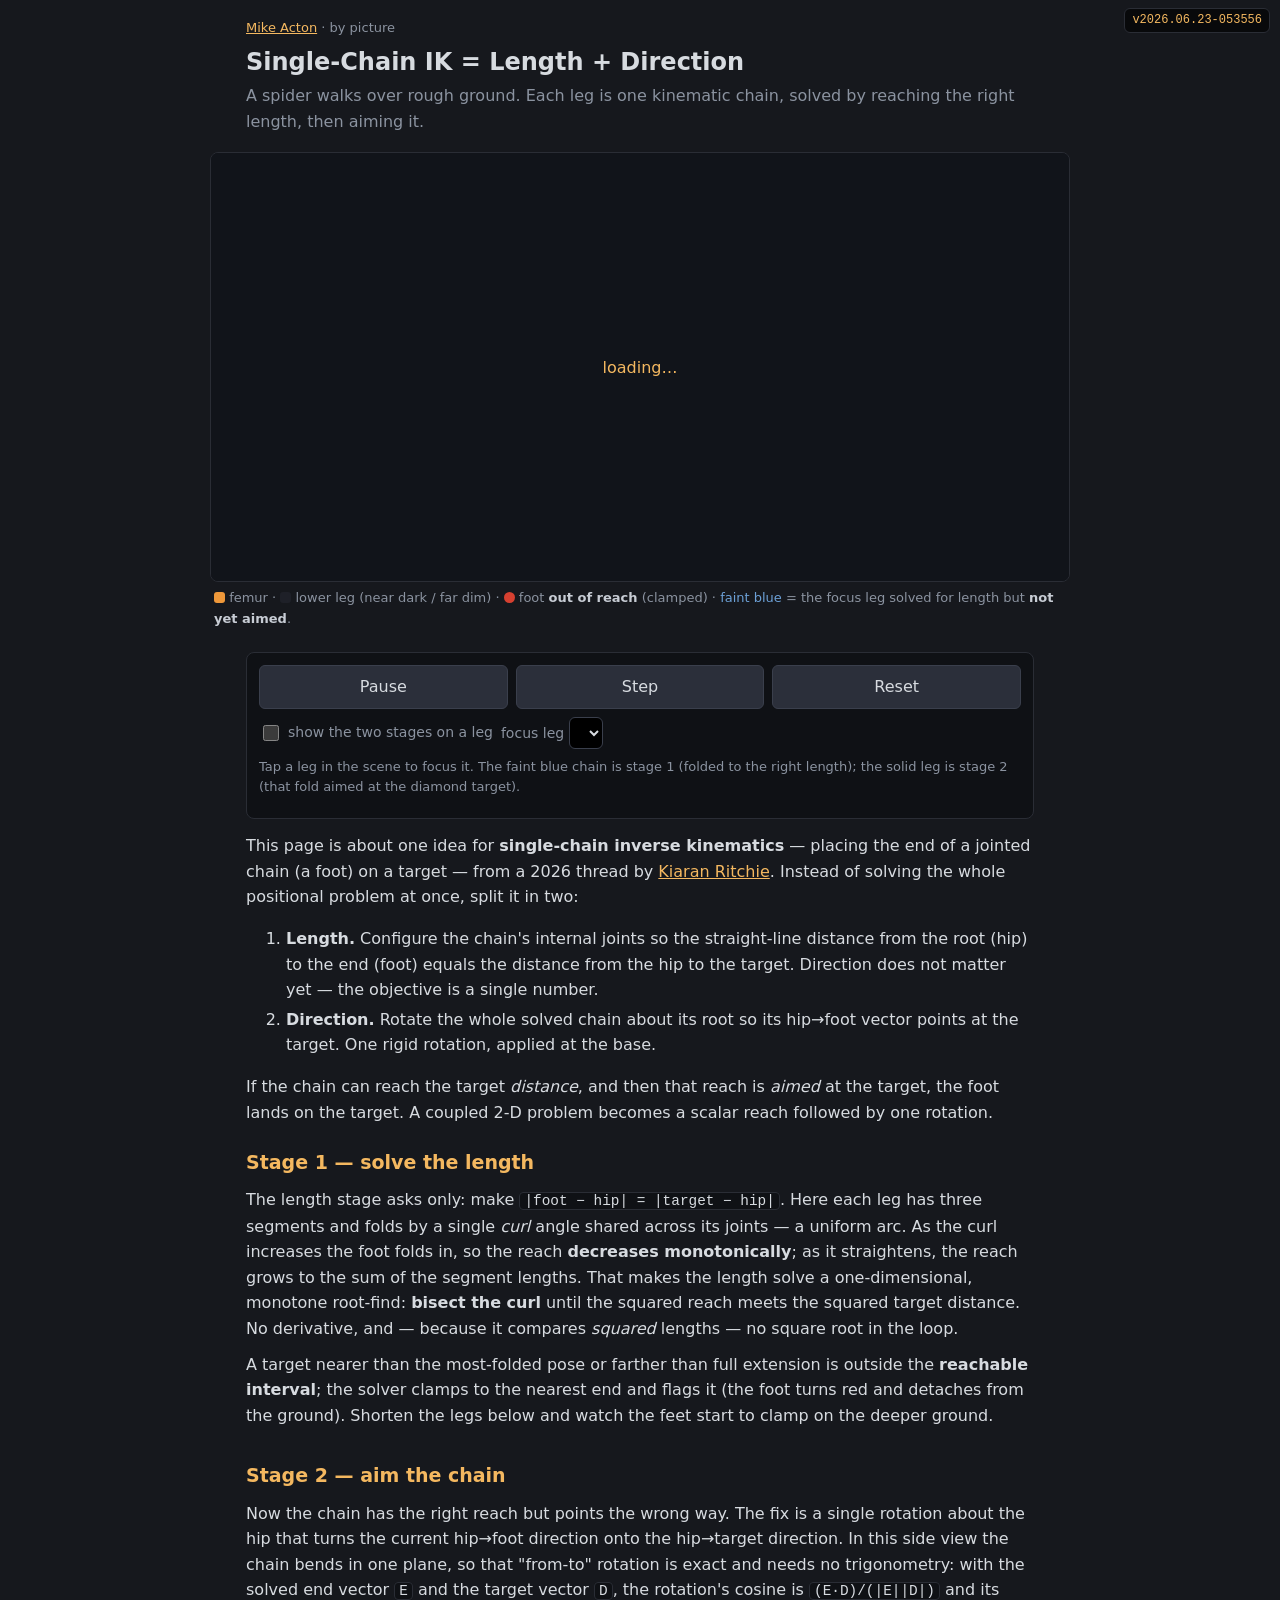
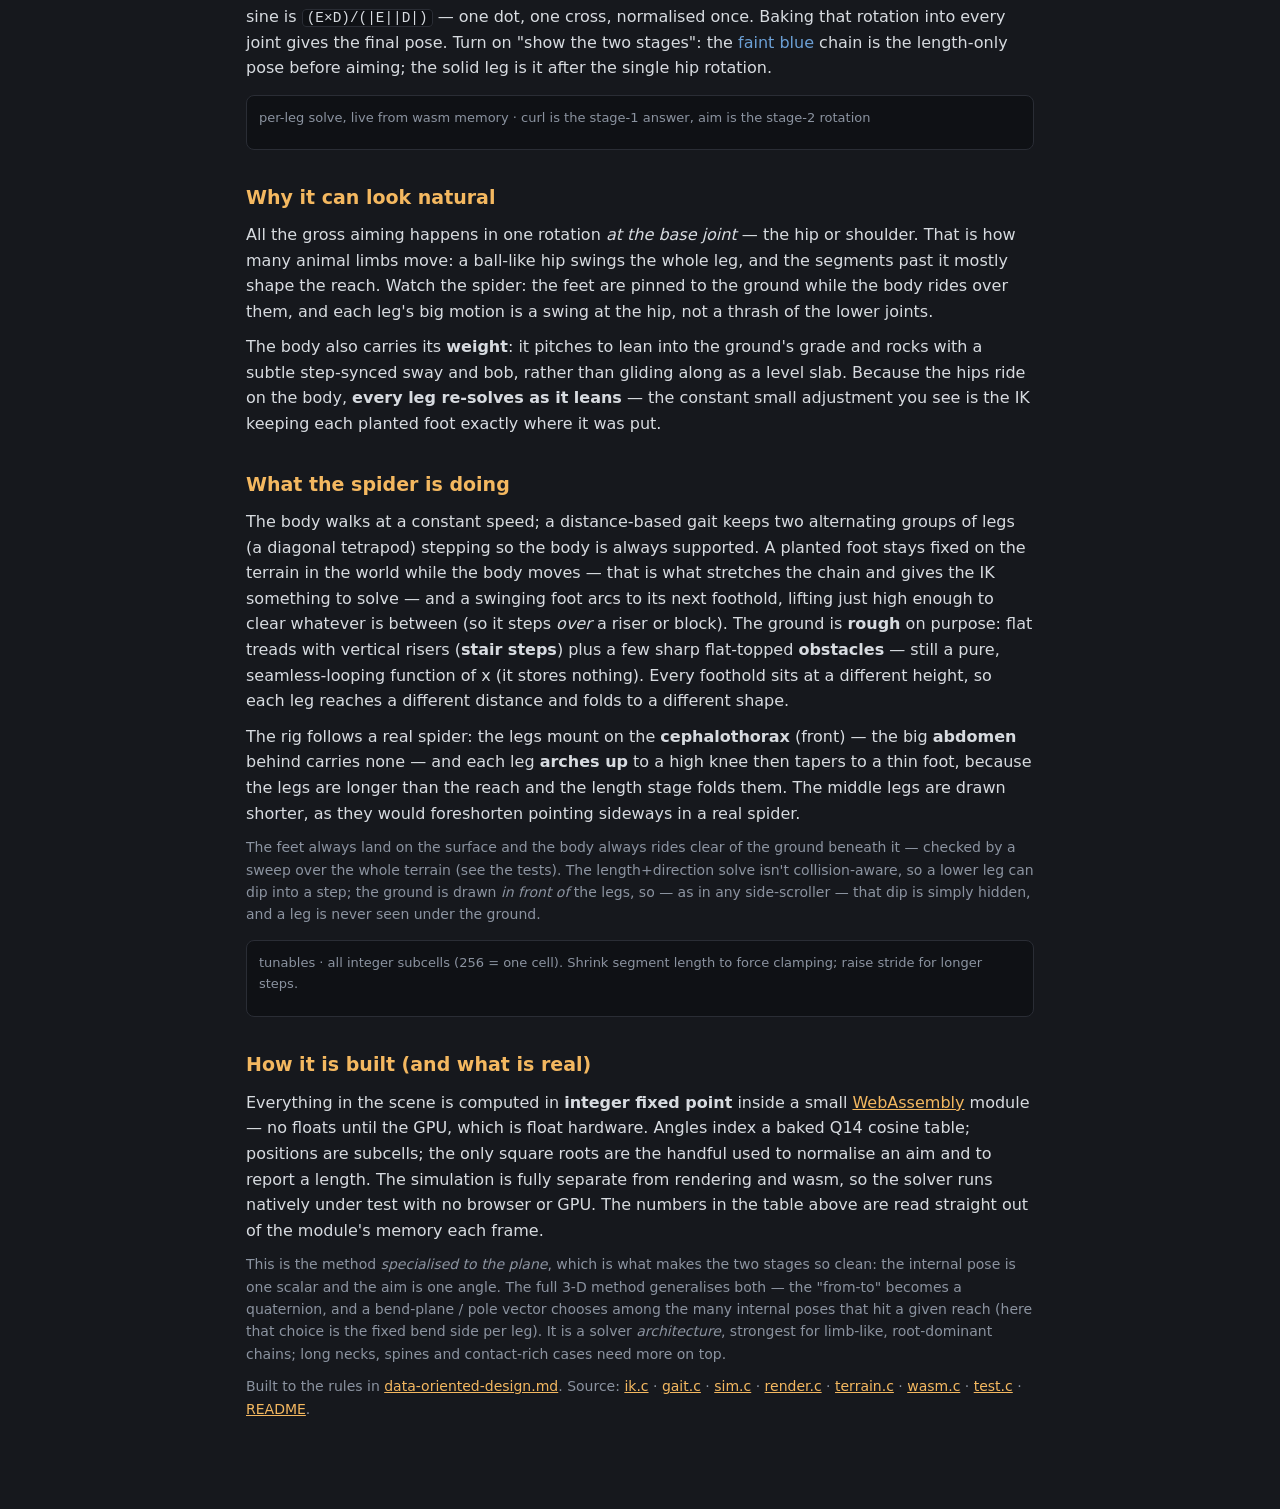
<file: single-chain-ik/index.html>
<!doctype html>
<html lang="en">
<head>
<meta charset="utf-8">
<meta name="viewport" content="width=device-width,initial-scale=1,maximum-scale=1,user-scalable=no">
<title>Single-Chain IK — Length + Direction · by picture</title>
<style>
  :root { color-scheme: dark; --fg:#d7dbe0; --dim:#8b93a0; --acc:#f4b860; --acc2:#6ca0d6; --card:#0f1115; --line:#2a2d35; }
  * { box-sizing: border-box; }
  html, body { margin: 0; }
  body {
    background: #16181d; color: var(--fg);
    font: 16px/1.6 -apple-system, system-ui, Segoe UI, Roboto, sans-serif;
    -webkit-text-size-adjust: 100%;
  }
  code, .mono, .stats, .live, .nf input, #version { font-family: ui-monospace, SFMono-Regular, Menlo, Consolas, monospace; }
  code { background: #0f1115; border: 1px solid var(--line); border-radius: 4px; padding: 0 4px; font-size: .9em; }
  a { color: var(--acc); }

  header { max-width: 820px; margin: 0 auto; padding: 18px 16px 6px; }
  .crumb { color: var(--dim); font-size: 13px; }
  h1 { font-size: 24px; margin: 4px 0 2px; }
  .sub { color: var(--dim); margin: 0; }
  #version {
    position: fixed; top: 8px; right: 10px; z-index: 10;
    font-size: 12px; color: var(--acc); background: #0009; border: 1px solid var(--line);
    border-radius: 6px; padding: 2px 7px;
  }

  /* the scene — first thing on the page (mobile-first) */
  #stage { position: relative; width: 100%; max-width: 860px; margin: 12px auto 0;
           aspect-ratio: 16 / 8; background: #11141a; border: 1px solid var(--line);
           border-radius: 8px; overflow: hidden; }
  #gpu { position: absolute; inset: 0; width: 100%; height: 100%; display: block; touch-action: none; }
  #status { position: absolute; inset: 0; display: flex; align-items: center; justify-content: center;
            color: var(--acc); background: #11141a; }
  #legend { max-width: 860px; margin: 6px auto 0; padding: 0 4px; color: var(--dim); font-size: 13px; }
  #legend b { color: #c7ccd4; } #legend .k { color: var(--acc2); }

  /* article */
  article { max-width: 820px; margin: 0 auto; padding: 8px 16px 80px; }
  article h2 { font-size: 19px; margin: 32px 0 8px; color: var(--acc); }
  article h2:first-of-type { margin-top: 22px; }
  article p { margin: 10px 0; }
  article .note { color: var(--dim); font-size: 14px; }
  ol li, ul li { margin: 4px 0; }
  .fig { margin: 14px 0; padding: 12px; background: var(--card); border: 1px solid var(--line); border-radius: 8px; }
  .fig .cap { color: var(--dim); font-size: 13px; margin: 0 0 8px; }

  /* widgets */
  .row { display: flex; gap: 8px; flex-wrap: wrap; }
  button { flex: 1; padding: 8px 4px; background: #2b2f3a; color: var(--fg); border: 1px solid #3a3f4c;
           border-radius: 6px; cursor: pointer; font: inherit; }
  button:hover { background: #353a47; }
  select { background: #000; color: var(--fg); border: 1px solid #3a3f4c; border-radius: 6px; padding: 6px; font: inherit; }
  .stats { padding: 8px 10px; background: #000; border-radius: 6px; font-size: 13px; }
  .stats b { color: #fff; }
  .chk { display: flex; align-items: center; gap: 6px; color: var(--dim); font-size: 14px; cursor: pointer; }
  .chk input { accent-color: var(--acc); width: 16px; height: 16px; }
  .nf { display: flex; align-items: center; justify-content: space-between; gap: 10px; margin: 6px 0; }
  .nf span { color: var(--dim); font-size: 14px; }
  .nf input[type=range] { flex: 1; accent-color: var(--acc); }
  .nf .val { color: #c7ccd4; min-width: 58px; text-align: right; font-family: ui-monospace, monospace; font-size: 13px; }
  .swatch { display: inline-block; width: 11px; height: 11px; border-radius: 3px; vertical-align: -1px; }

  /* per-leg table */
  .legtab { width: 100%; border-collapse: collapse; font-family: ui-monospace, monospace; font-size: 12.5px; }
  .legtab th, .legtab td { padding: 3px 6px; border: 1px solid #20232b; text-align: right; color: var(--dim); white-space: nowrap; }
  .legtab th { color: #c7ccd4; position: sticky; top: 0; background: #0f1115; }
  .legtab tr.focus td { color: var(--acc); background: #1b1e25; }
  .legtab td.clamp { color: #e85c4a; }
  .legtab .near::before { content: "●"; color: var(--acc); margin-right: 5px; }
  .legtab .far::before  { content: "●"; color: #8a7254; margin-right: 5px; }
</style>
</head>
<body>
  <div id="version">v…</div>
  <header>
    <div class="crumb"><a href="../">Mike Acton</a> · by picture</div>
    <h1>Single-Chain IK = Length + Direction</h1>
    <p class="sub">A spider walks over rough ground. Each leg is one kinematic chain, solved by reaching the right length, then aiming it.</p>
  </header>

  <div id="stage">
    <canvas id="gpu"></canvas>
    <div id="status">loading…</div>
  </div>
  <div id="legend">
    <span class="swatch" style="background:#ee983a"></span> femur ·
    <span class="swatch" style="background:#1e2028"></span> lower leg (near dark / far dim) ·
    <span class="swatch" style="background:#d64030;border-radius:50%"></span> foot <b>out of reach</b> (clamped) ·
    <span class="k">faint blue</span> = the focus leg solved for length but <b>not yet aimed</b>.
  </div>

  <article>
    <div class="fig">
      <div class="row">
        <button id="b-pause">Pause</button>
        <button id="b-step">Step</button>
        <button id="b-reset">Reset</button>
      </div>
      <div class="row" style="margin-top:8px; align-items:center">
        <label class="chk"><input type="checkbox" id="c-stages"> show the two stages on a leg</label>
        <label style="color:var(--dim);font-size:14px">focus leg
          <select id="s-focus"></select>
        </label>
      </div>
      <p class="cap" style="margin-top:8px">Tap a leg in the scene to focus it. The faint blue chain is stage 1
      (folded to the right length); the solid leg is stage 2 (that fold aimed at the diamond target).</p>
    </div>

    <p>This page is about one idea for <strong>single-chain inverse kinematics</strong> — placing the end of a
    jointed chain (a foot) on a target — from a 2026 thread by
    <a href="https://twitter.com/kiaran_ritchie">Kiaran Ritchie</a>. Instead of solving the whole positional
    problem at once, split it in two:</p>
    <ol>
      <li><strong>Length.</strong> Configure the chain's internal joints so the straight-line distance from the
      root (hip) to the end (foot) equals the distance from the hip to the target. Direction does not matter yet —
      the objective is a single number.</li>
      <li><strong>Direction.</strong> Rotate the whole solved chain about its root so its hip&#8594;foot vector points
      at the target. One rigid rotation, applied at the base.</li>
    </ol>
    <p>If the chain can reach the target <em>distance</em>, and then that reach is <em>aimed</em> at the target,
    the foot lands on the target. A coupled 2-D problem becomes a scalar reach followed by one rotation.</p>

    <h2>Stage 1 — solve the length</h2>
    <p>The length stage asks only: make <code>|foot − hip| = |target − hip|</code>. Here each leg has three
    segments and folds by a single <em>curl</em> angle shared across its joints — a uniform arc. As the curl
    increases the foot folds in, so the reach <strong>decreases monotonically</strong>; as it straightens, the
    reach grows to the sum of the segment lengths. That makes the length solve a one-dimensional, monotone
    root-find: <strong>bisect the curl</strong> until the squared reach meets the squared target distance. No
    derivative, and — because it compares <em>squared</em> lengths — no square root in the loop.</p>
    <p>A target nearer than the most-folded pose or farther than full extension is outside the
    <strong>reachable interval</strong>; the solver clamps to the nearest end and flags it (the foot turns red
    and detaches from the ground). Shorten the legs below and watch the feet start to clamp on the deeper ground.</p>

    <h2>Stage 2 — aim the chain</h2>
    <p>Now the chain has the right reach but points the wrong way. The fix is a single rotation about the hip that
    turns the current hip&#8594;foot direction onto the hip&#8594;target direction. In this side view the chain bends
    in one plane, so that "from-to" rotation is exact and needs no trigonometry: with the solved end vector
    <code>E</code> and the target vector <code>D</code>, the rotation's cosine is <code>(E·D)/(|E||D|)</code> and
    its sine is <code>(E×D)/(|E||D|)</code> — one dot, one cross, normalised once. Baking that rotation into every
    joint gives the final pose. Turn on "show the two stages": the <span style="color:var(--acc2)">faint blue</span>
    chain is the length-only pose before aiming; the solid leg is it after the single hip rotation.</p>

    <div class="fig">
      <p class="cap">per-leg solve, live from wasm memory · curl is the stage-1 answer, aim is the stage-2 rotation</p>
      <div style="overflow:auto"><table class="legtab" id="w-legs"></table></div>
    </div>

    <h2>Why it can look natural</h2>
    <p>All the gross aiming happens in one rotation <em>at the base joint</em> — the hip or shoulder. That is how
    many animal limbs move: a ball-like hip swings the whole leg, and the segments past it mostly shape the reach.
    Watch the spider: the feet are pinned to the ground while the body rides over them, and each leg's big motion
    is a swing at the hip, not a thrash of the lower joints.</p>
    <p>The body also carries its <strong>weight</strong>: it pitches to lean into the ground's grade and rocks with
    a subtle step-synced sway and bob, rather than gliding along as a level slab. Because the hips ride on the
    body, <strong>every leg re-solves as it leans</strong> — the constant small adjustment you see is the IK
    keeping each planted foot exactly where it was put.</p>

    <h2>What the spider is doing</h2>
    <p>The body walks at a constant speed; a distance-based gait keeps two alternating groups of legs (a diagonal
    tetrapod) stepping so the body is always supported. A planted foot stays fixed on the terrain in the world
    while the body moves — that is what stretches the chain and gives the IK something to solve — and a swinging
    foot arcs to its next foothold, lifting just high enough to clear whatever is between (so it steps <em>over</em>
    a riser or block). The ground is <strong>rough</strong> on purpose: flat treads with vertical risers
    (<strong>stair steps</strong>) plus a few sharp flat-topped <strong>obstacles</strong> — still a pure,
    seamless-looping function of x (it stores nothing). Every foothold sits at a different height, so each leg
    reaches a different distance and folds to a different shape.</p>
    <p>The rig follows a real spider: the legs mount on the <strong>cephalothorax</strong> (front) — the big
    <strong>abdomen</strong> behind carries none — and each leg <strong>arches up</strong> to a high knee then
    tapers to a thin foot, because the legs are longer than the reach and the length stage folds them. The middle
    legs are drawn shorter, as they would foreshorten pointing sideways in a real spider.</p>
    <p class="note">The feet always land on the surface and the body always rides clear of the ground beneath it —
    checked by a sweep over the whole terrain (see the tests). The length+direction solve isn't collision-aware, so
    a lower leg can dip into a step; the ground is drawn <em>in front of</em> the legs, so — as in any side-scroller
    — that dip is simply hidden, and a leg is never seen under the ground.</p>

    <div class="fig">
      <p class="cap">tunables · all integer subcells (256 = one cell). Shrink segment length to force clamping; raise stride for longer steps.</p>
      <div id="w-tunables"></div>
      <div id="w-stats" style="margin-top:10px"></div>
    </div>

    <h2>How it is built (and what is real)</h2>
    <p>Everything in the scene is computed in <strong>integer fixed point</strong> inside a small
    <a href="ik.wasm">WebAssembly</a> module — no floats until the GPU, which is float hardware. Angles index a
    baked Q14 cosine table; positions are subcells; the only square roots are the handful used to normalise an aim
    and to report a length. The simulation is fully separate from rendering and wasm, so the solver runs natively
    under test with no browser or GPU. The numbers in the table above are read straight out of the module's
    memory each frame.</p>
    <p class="note">This is the method <em>specialised to the plane</em>, which is what makes the two stages so
    clean: the internal pose is one scalar and the aim is one angle. The full 3-D method generalises both — the
    "from-to" becomes a quaternion, and a bend-plane / pole vector chooses among the many internal poses that hit a
    given reach (here that choice is the fixed bend side per leg). It is a solver <em>architecture</em>, strongest
    for limb-like, root-dominant chains; long necks, spines and contact-rich cases need more on top.</p>

    <p class="note">Built to the rules in
    <a href="https://github.com/macton/nagent/blob/master/context/data-oriented-design.md">data-oriented-design.md</a>.
    Source:
    <a href="src/ik.c">ik.c</a> ·
    <a href="src/gait.c">gait.c</a> ·
    <a href="src/sim.c">sim.c</a> ·
    <a href="src/render.c">render.c</a> ·
    <a href="src/terrain.c">terrain.c</a> ·
    <a href="src/wasm.c">wasm.c</a> ·
    <a href="src/test.c">test.c</a> ·
    <a href="README.md">README</a>.</p>
  </article>

  <script src="version.js"></script>
  <script type="module" src="app.js"></script>
</body>
</html>
</file>
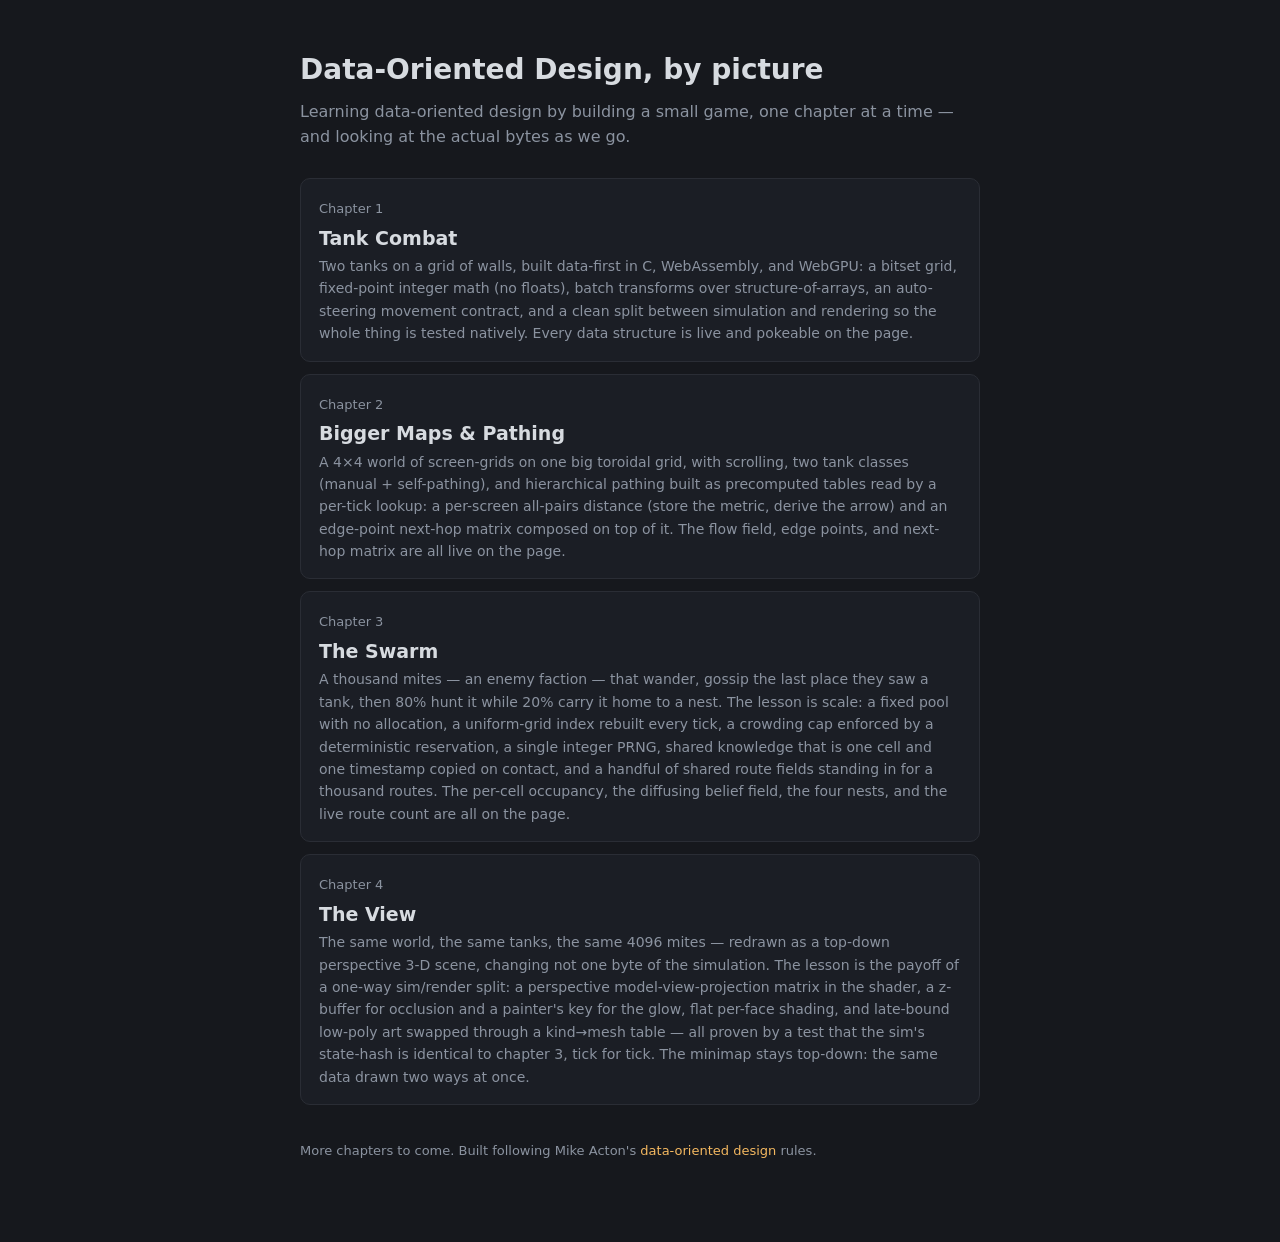
<file: tank-combat/index.html>
<!doctype html>
<html lang="en">
<head>
<meta charset="utf-8">
<meta name="viewport" content="width=device-width,initial-scale=1">
<title>Data-Oriented Design, by picture</title>
<style>
  :root { color-scheme: dark; --fg:#d7dbe0; --dim:#8b93a0; --acc:#f4b860; --line:#2a2d35; }
  * { box-sizing: border-box; }
  body { margin: 0; background: #16181d; color: var(--fg);
         font: 16px/1.6 -apple-system, system-ui, Segoe UI, Roboto, sans-serif; }
  main { max-width: 720px; margin: 0 auto; padding: 48px 20px 80px; }
  h1 { font-size: 28px; margin: 0 0 6px; }
  .sub { color: var(--dim); margin: 0 0 28px; }
  a { color: var(--acc); text-decoration: none; }
  ol { list-style: none; padding: 0; margin: 0; counter-reset: ch; }
  li { margin: 0 0 12px; }
  .chapter { display: block; padding: 16px 18px; background: #1b1e25; border: 1px solid var(--line); border-radius: 10px; }
  .chapter:hover { border-color: var(--acc); }
  .ch-no { color: var(--dim); font-size: 13px; }
  .ch-title { font-size: 19px; font-weight: 700; margin: 2px 0; color: var(--fg); }
  .ch-desc { color: var(--dim); font-size: 14px; margin: 0; }
  footer { color: var(--dim); font-size: 13px; margin-top: 36px; }
</style>
</head>
<body>
  <main>
    <h1>Data-Oriented Design, by picture</h1>
    <p class="sub">Learning data-oriented design by building a small game, one
    chapter at a time — and looking at the actual bytes as we go.</p>

    <ol>
      <li>
        <a class="chapter" href="chapter-1/">
          <span class="ch-no">Chapter 1</span>
          <div class="ch-title">Tank Combat</div>
          <p class="ch-desc">Two tanks on a grid of walls, built data-first in C,
          WebAssembly, and WebGPU: a bitset grid, fixed-point integer math (no
          floats), batch transforms over structure-of-arrays, an auto-steering
          movement contract, and a clean split between simulation and rendering
          so the whole thing is tested natively. Every data structure is live and
          pokeable on the page.</p>
        </a>
      </li>
      <li>
        <a class="chapter" href="chapter-2/">
          <span class="ch-no">Chapter 2</span>
          <div class="ch-title">Bigger Maps &amp; Pathing</div>
          <p class="ch-desc">A 4×4 world of screen-grids on one big toroidal grid,
          with scrolling, two tank classes (manual + self-pathing), and
          hierarchical pathing built as precomputed tables read by a per-tick
          lookup: a per-screen all-pairs distance (store the metric, derive the
          arrow) and an edge-point next-hop matrix composed on top of it. The
          flow field, edge points, and next-hop matrix are all live on the
          page.</p>
        </a>
      </li>
      <li>
        <a class="chapter" href="chapter-3/">
          <span class="ch-no">Chapter 3</span>
          <div class="ch-title">The Swarm</div>
          <p class="ch-desc">A thousand mites — an enemy faction — that wander,
          gossip the last place they saw a tank, then 80% hunt it while 20% carry
          it home to a nest. The lesson is scale: a fixed pool with no allocation,
          a uniform-grid index rebuilt every tick, a crowding cap enforced by a
          deterministic reservation, a single integer PRNG, shared knowledge that
          is one cell and one timestamp copied on contact, and a handful of shared
          route fields standing in for a thousand routes. The per-cell occupancy,
          the diffusing belief field, the four nests, and the live route count are
          all on the page.</p>
        </a>
      </li>
      <li>
        <a class="chapter" href="chapter-4/">
          <span class="ch-no">Chapter 4</span>
          <div class="ch-title">The View</div>
          <p class="ch-desc">The same world, the same tanks, the same 4096 mites
          — redrawn as a top-down perspective 3-D scene, changing not one byte of the
          simulation. The lesson is the payoff of a one-way sim/render split: a
          perspective model-view-projection matrix in the shader, a z-buffer for
          occlusion and a painter's key for the glow, flat per-face shading, and
          late-bound low-poly art swapped through a kind→mesh table — all proven by a
          test that the sim's state-hash is identical to chapter 3, tick for tick. The
          minimap stays top-down: the same data drawn two ways at once.</p>
        </a>
      </li>
    </ol>

    <footer>More chapters to come. Built following Mike Acton's
    <a href="https://github.com/macton/nagent/blob/master/context/data-oriented-design.md">data-oriented design</a> rules.</footer>
  </main>
</body>
</html>
</file>
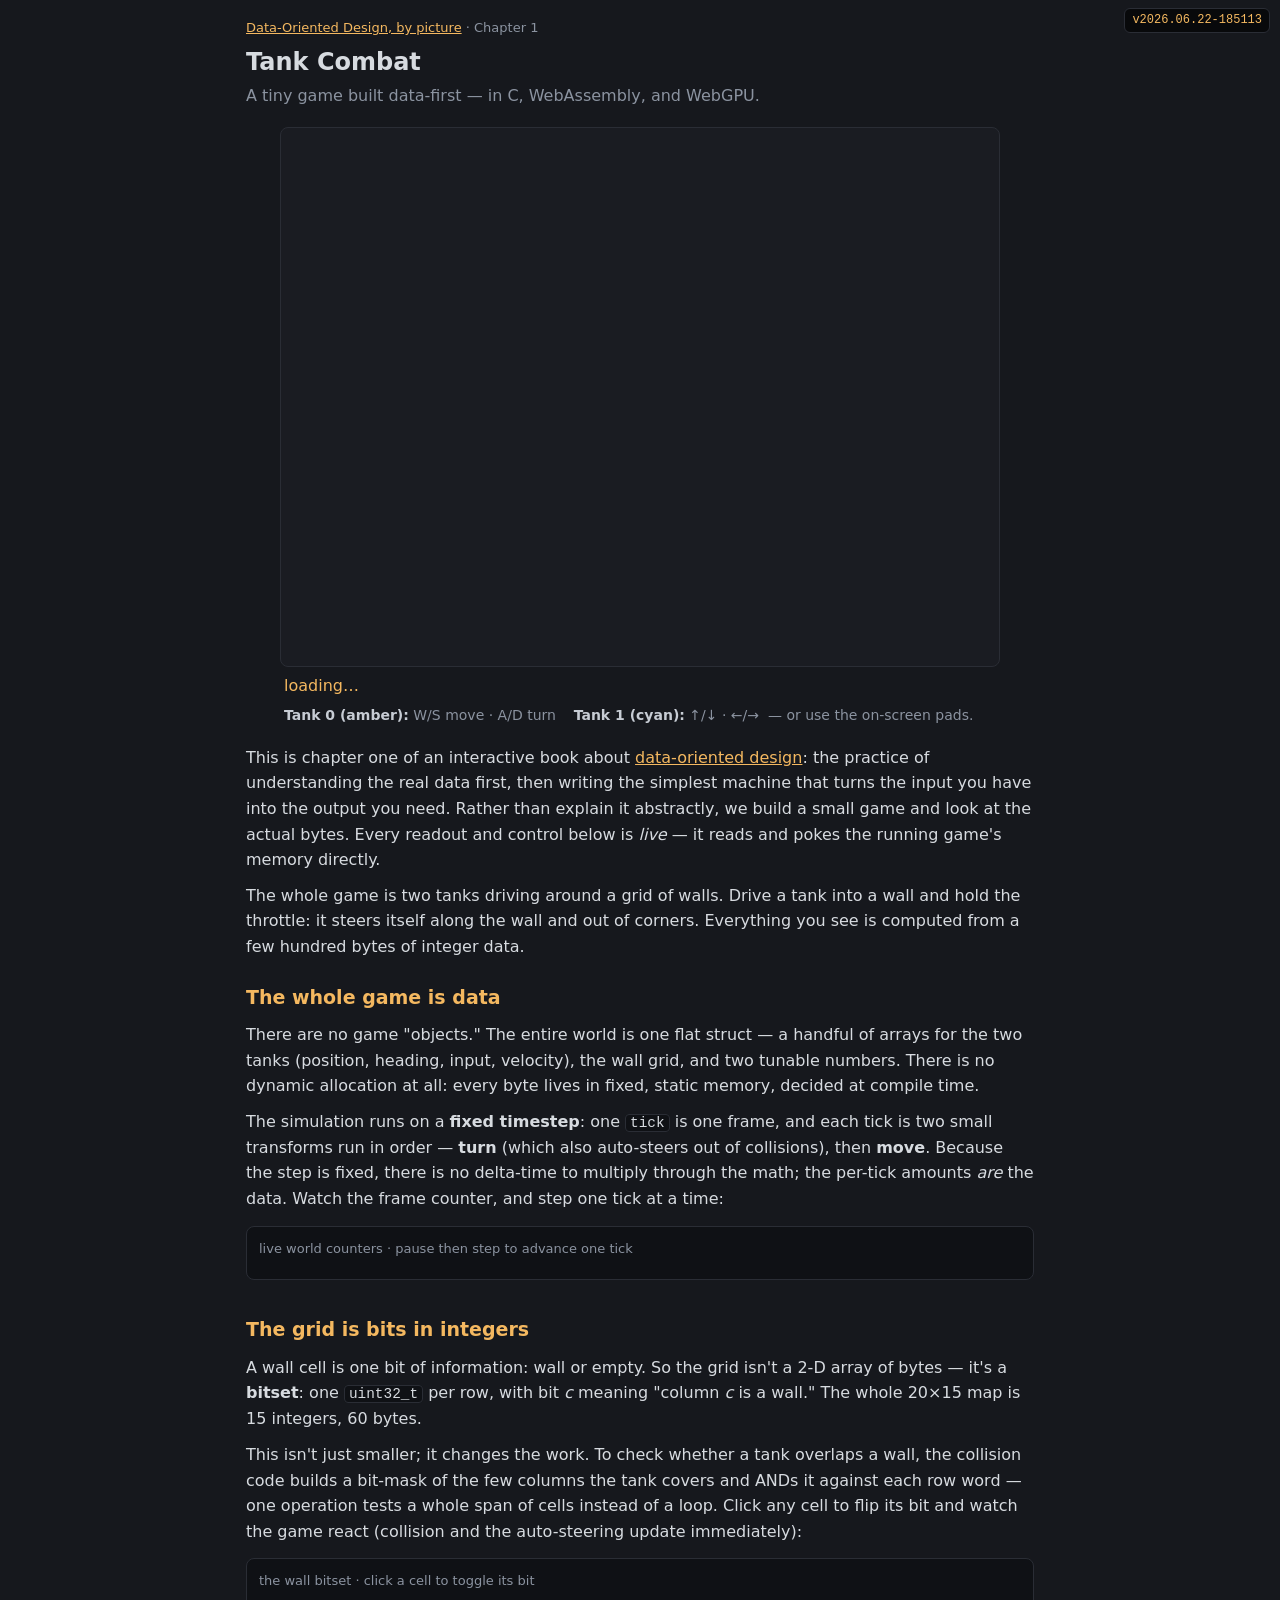
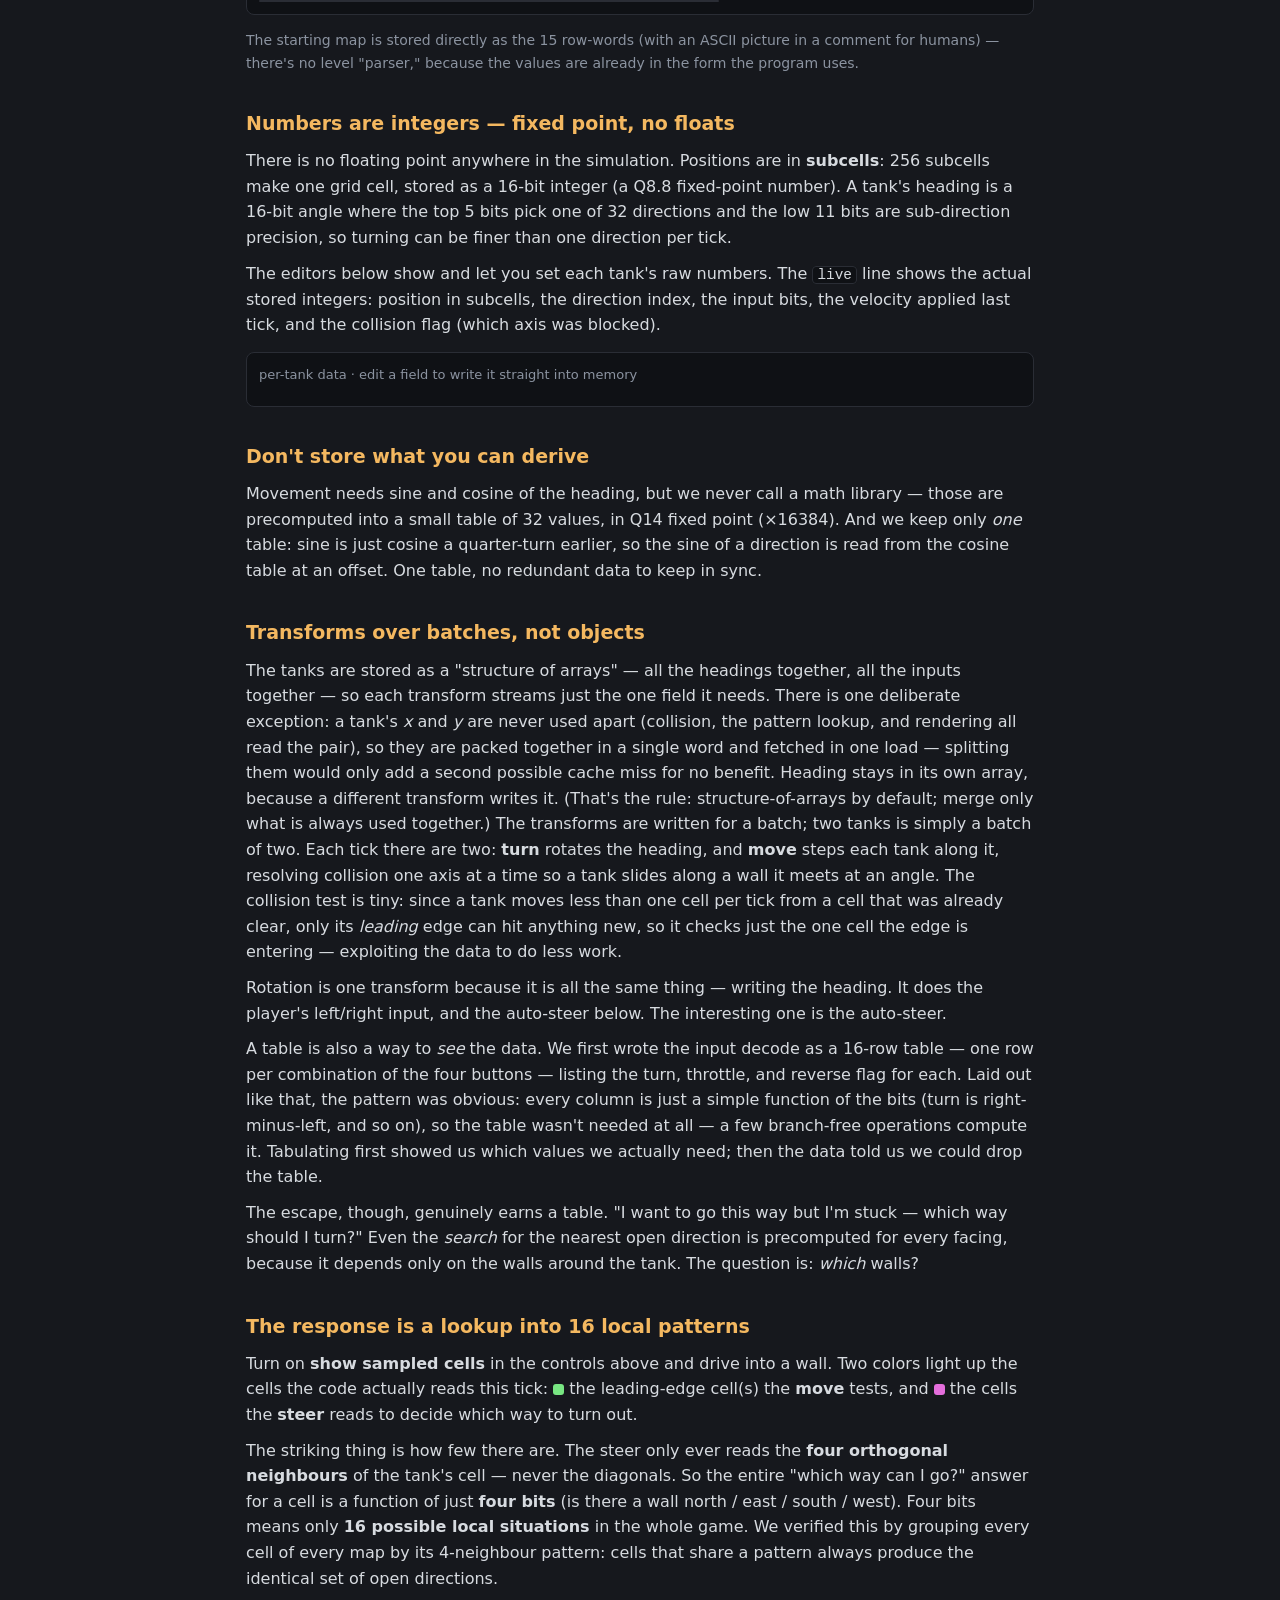
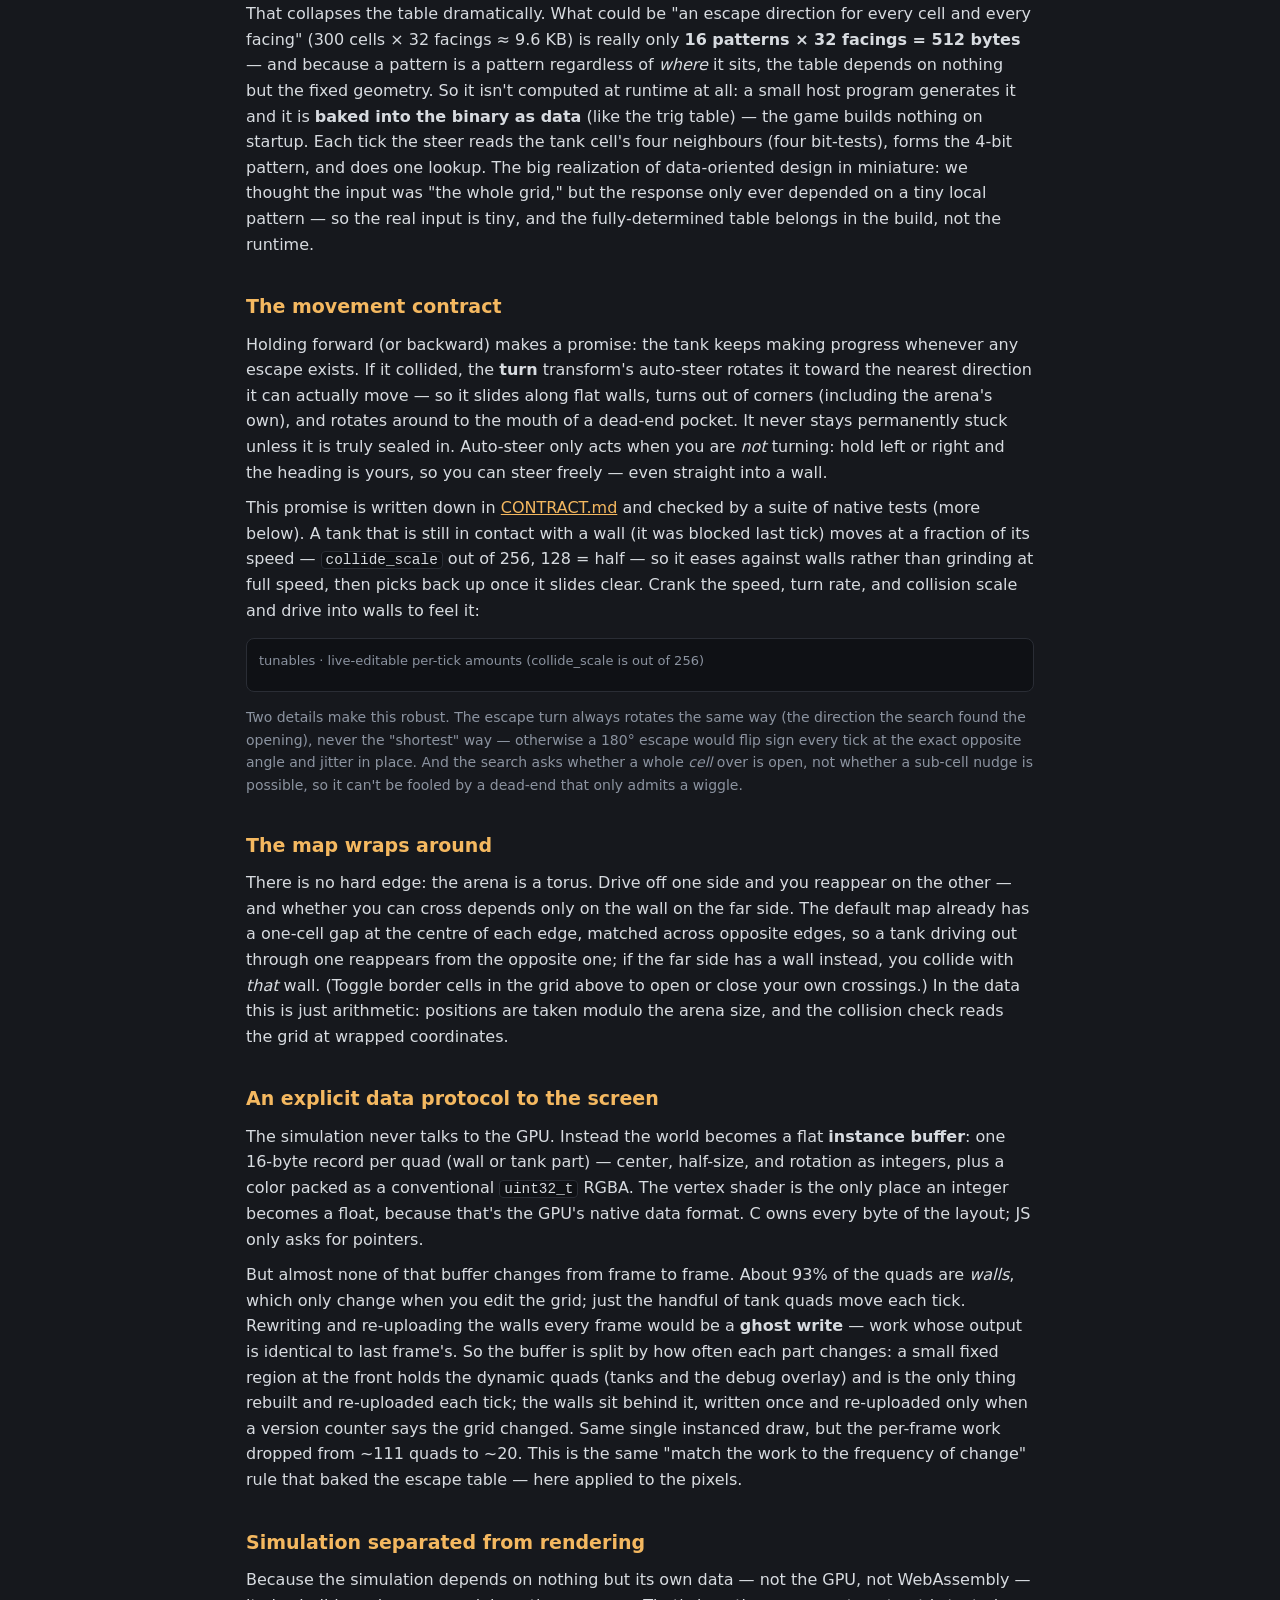
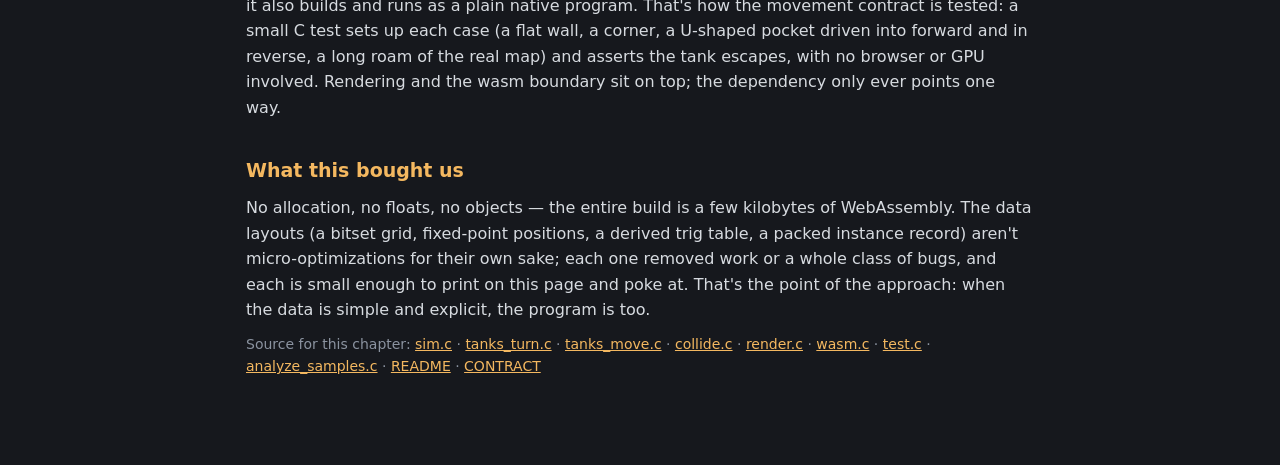
<file: tank-combat/chapter-1/index.html>
<!doctype html>
<html lang="en">
<head>
<meta charset="utf-8">
<meta name="viewport" content="width=device-width,initial-scale=1,maximum-scale=1,user-scalable=no">
<title>Chapter 1 — Tank Combat · Data-Oriented Design, by picture</title>
<style>
  :root { color-scheme: dark; --fg:#d7dbe0; --dim:#8b93a0; --acc:#f4b860; --card:#0f1115; --line:#2a2d35; }
  * { box-sizing: border-box; }
  html, body { margin: 0; }
  body {
    background: #16181d; color: var(--fg);
    font: 16px/1.6 -apple-system, system-ui, Segoe UI, Roboto, sans-serif;
    -webkit-text-size-adjust: 100%;
  }
  code, .mono, .stats, .live, .nf input, #version { font-family: ui-monospace, SFMono-Regular, Menlo, Consolas, monospace; }
  code { background: #0f1115; border: 1px solid var(--line); border-radius: 4px; padding: 0 4px; font-size: .9em; }
  a { color: var(--acc); }

  header { max-width: 820px; margin: 0 auto; padding: 18px 16px 6px; }
  .crumb { color: var(--dim); font-size: 13px; }
  h1 { font-size: 24px; margin: 4px 0 2px; }
  .sub { color: var(--dim); margin: 0; }
  #version {
    position: fixed; top: 8px; right: 10px; z-index: 10;
    font-size: 12px; color: var(--acc); background: #0009; border: 1px solid var(--line);
    border-radius: 6px; padding: 2px 7px;
  }

  /* the game */
  #map { position: relative; width: 100%; max-width: 720px; margin: 12px auto 0;
         aspect-ratio: 20 / 15; background: #1a1c22; border: 1px solid var(--line); border-radius: 8px; overflow: hidden; }
  #gpu { position: absolute; inset: 0; width: 100%; height: 100%; display: block; }
  .pad { position: absolute; bottom: 8px; width: 126px; height: 126px;
         display: grid; grid-template-columns: repeat(3,1fr); grid-template-rows: repeat(3,1fr);
         gap: 6px; touch-action: none; }
  .pad.left { left: 8px; } .pad.right { right: 8px; }
  .padbtn { border: 1px solid #ffffff33; background: #ffffff1c; color: #fff; border-radius: 8px;
            font-size: 18px; line-height: 1; cursor: pointer; touch-action: none; user-select: none;
            -webkit-user-select: none; padding: 0; }
  .padbtn:active { background: #f4b86066; }
  .padbtn.u { grid-column: 2; grid-row: 1; } .padbtn.l { grid-column: 1; grid-row: 2; }
  .padbtn.r { grid-column: 3; grid-row: 2; } .padbtn.d { grid-column: 2; grid-row: 3; }
  .pad.left .padbtn { border-color: #f29e2966; } .pad.right .padbtn { border-color: #4db3e666; }
  #status { max-width: 720px; margin: 6px auto 0; padding: 0 4px; color: var(--acc); }
  #help { max-width: 720px; margin: 6px auto 0; padding: 0 4px; color: var(--dim); font-size: 14px; }
  #help b { color: #c7ccd4; }

  /* the article */
  article { max-width: 820px; margin: 0 auto; padding: 8px 16px 80px; }
  article h2 { font-size: 19px; margin: 34px 0 8px; color: var(--acc); }
  article h2:first-of-type { margin-top: 22px; }
  article p { margin: 10px 0; }
  article .note { color: var(--dim); font-size: 14px; }
  .fig { margin: 14px 0; padding: 12px; background: var(--card); border: 1px solid var(--line); border-radius: 8px; }
  .fig .cap { color: var(--dim); font-size: 13px; margin: 0 0 8px; }

  /* widgets (mounted by app.js) */
  .row { display: flex; gap: 8px; }
  button { flex: 1; padding: 8px 4px; background: #2b2f3a; color: var(--fg); border: 1px solid #3a3f4c;
           border-radius: 6px; cursor: pointer; font: inherit; }
  button:hover { background: #353a47; }
  .stats { padding: 8px 10px; background: #000; border-radius: 6px; font-size: 13px; }
  .stats b { color: #fff; }
  .chk { flex: 1.6; display: flex; align-items: center; gap: 6px; color: var(--dim); font-size: 13px; cursor: pointer; }
  .chk input { accent-color: var(--acc); }
  .swatch { display: inline-block; width: 11px; height: 11px; border-radius: 3px; vertical-align: -1px; }
  .nf { display: flex; align-items: center; justify-content: space-between; gap: 10px; margin: 4px 0; }
  .nf span { color: var(--dim); font-size: 14px; }
  .nf input { width: 130px; padding: 4px 6px; background: #000; color: var(--fg); border: 1px solid #3a3f4c; border-radius: 4px; }
  .tankbox { padding: 8px; background: #000; border-radius: 6px; margin: 6px 0; border-left: 3px solid #555; }
  .tankbox:nth-of-type(1) { border-left-color: #f29e29; }
  .tankbox:nth-of-type(2) { border-left-color: #4db3e6; }
  .tt { font-weight: 700; margin-bottom: 4px; color: #c7ccd4; }
  .live { margin-top: 5px; color: var(--dim); font-size: 12.5px; white-space: pre-wrap; word-break: break-all; }
  #w-grid { display: grid; gap: 1px; background: var(--line); padding: 1px; border-radius: 4px; max-width: 460px; }
  .cell { aspect-ratio: 1; background: #14161b; cursor: pointer; }
  .cell.on { background: #525a68; }
  .cell:hover { outline: 1px solid var(--acc); outline-offset: -1px; }
</style>
</head>
<body>
  <div id="version">v…</div>
  <header>
    <div class="crumb"><a href="../">Data-Oriented Design, by picture</a> · Chapter 1</div>
    <h1>Tank Combat</h1>
    <p class="sub">A tiny game built data-first — in C, WebAssembly, and WebGPU.</p>
  </header>

  <div id="map"><canvas id="gpu"></canvas></div>
  <div id="status">loading…</div>
  <div id="help">
    <b>Tank 0 (amber):</b> W/S move · A/D turn &nbsp;&nbsp; <b>Tank 1 (cyan):</b> ↑/↓ · ←/→ &nbsp;— or use the on-screen pads.
  </div>

  <article>
    <p>This is chapter one of an interactive book about <a href="https://github.com/macton/nagent/blob/master/context/data-oriented-design.md">data-oriented design</a>:
    the practice of understanding the real data first, then writing the simplest
    machine that turns the input you have into the output you need. Rather than
    explain it abstractly, we build a small game and look at the actual bytes.
    Every readout and control below is <em>live</em> — it reads and pokes the
    running game's memory directly.</p>

    <p>The whole game is two tanks driving around a grid of walls. Drive a tank
    into a wall and hold the throttle: it steers itself along the wall and out of
    corners. Everything you see is computed from a few hundred bytes of integer
    data.</p>

    <h2>The whole game is data</h2>
    <p>There are no game "objects." The entire world is one flat struct — a
    handful of arrays for the two tanks (position, heading, input, velocity), the
    wall grid, and two tunable numbers. There is no dynamic allocation at all:
    every byte lives in fixed, static memory, decided at compile time.</p>
    <p>The simulation runs on a <strong>fixed timestep</strong>: one
    <code>tick</code> is one frame, and each tick is two small transforms run in
    order — <strong>turn</strong> (which also auto-steers out of collisions), then
    <strong>move</strong>. Because the step is fixed, there is no delta-time to
    multiply through the math; the per-tick amounts <em>are</em> the data. Watch
    the frame counter, and step one tick at a time:</p>
    <div class="fig">
      <p class="cap">live world counters · pause then step to advance one tick</p>
      <div id="w-stats"></div>
      <div id="w-controls" style="margin-top:8px"></div>
    </div>

    <h2>The grid is bits in integers</h2>
    <p>A wall cell is one bit of information: wall or empty. So the grid isn't a
    2-D array of bytes — it's a <strong>bitset</strong>: one
    <code>uint32_t</code> per row, with bit <em>c</em> meaning "column <em>c</em>
    is a wall." The whole 20×15 map is 15 integers, 60 bytes.</p>
    <p>This isn't just smaller; it changes the work. To check whether a tank
    overlaps a wall, the collision code builds a bit-mask of the few columns the
    tank covers and ANDs it against each row word — one operation tests a whole
    span of cells instead of a loop. Click any cell to flip its bit and watch the
    game react (collision and the auto-steering update immediately):</p>
    <div class="fig">
      <p class="cap">the wall bitset · click a cell to toggle its bit</p>
      <div id="w-grid"></div>
    </div>
    <p class="note">The starting map is stored directly as the 15 row-words (with
    an ASCII picture in a comment for humans) — there's no level "parser," because
    the values are already in the form the program uses.</p>

    <h2>Numbers are integers — fixed point, no floats</h2>
    <p>There is no floating point anywhere in the simulation. Positions are in
    <strong>subcells</strong>: 256 subcells make one grid cell, stored as a 16-bit
    integer (a Q8.8 fixed-point number). A tank's heading is a 16-bit angle where
    the top 5 bits pick one of 32 directions and the low 11 bits are
    sub-direction precision, so turning can be finer than one direction per tick.</p>
    <p>The editors below show and let you set each tank's raw numbers. The
    <code>live</code> line shows the actual stored integers: position in subcells,
    the direction index, the input bits, the velocity applied last tick, and the
    collision flag (which axis was blocked).</p>
    <div class="fig">
      <p class="cap">per-tank data · edit a field to write it straight into memory</p>
      <div id="w-tanks"></div>
    </div>

    <h2>Don't store what you can derive</h2>
    <p>Movement needs sine and cosine of the heading, but we never call a math
    library — those are precomputed into a small table of 32 values, in Q14 fixed
    point (×16384). And we keep only <em>one</em> table: sine is just cosine a
    quarter-turn earlier, so the sine of a direction is read from the cosine table
    at an offset. One table, no redundant data to keep in sync.</p>

    <h2>Transforms over batches, not objects</h2>
    <p>The tanks are stored as a "structure of arrays" — all the headings
    together, all the inputs together — so each transform streams just the one
    field it needs. There is one deliberate exception: a tank's <em>x</em> and
    <em>y</em> are never used apart (collision, the pattern lookup, and rendering
    all read the pair), so they are packed together in a single word and fetched
    in one load — splitting them would only add a second possible cache miss for
    no benefit. Heading stays in its own array, because a different transform
    writes it. (That's the rule: structure-of-arrays by default; merge only what
    is always used together.) The transforms are written for a batch; two tanks is
    simply a batch of two.
    Each tick there are two: <strong>turn</strong> rotates the heading, and
    <strong>move</strong> steps each tank along it, resolving collision one axis
    at a time so a tank slides along a wall it meets at an angle. The collision
    test is tiny: since a tank moves less than one cell per tick from a cell that
    was already clear, only its <em>leading</em> edge can hit anything new, so it
    checks just the one cell the edge is entering — exploiting the data to do
    less work.</p>
    <p>Rotation is one transform because it is all the same thing — writing the
    heading. It does the player's left/right input, and the auto-steer below. The
    interesting one is the auto-steer.</p>
    <p>A table is also a way to <em>see</em> the data. We first wrote the input
    decode as a 16-row table — one row per combination of the four buttons —
    listing the turn, throttle, and reverse flag for each. Laid out like that, the
    pattern was obvious: every column is just a simple function of the bits (turn
    is right-minus-left, and so on), so the table wasn't needed at all — a few
    branch-free operations compute it. Tabulating first showed us which values we
    actually need; then the data told us we could drop the table.</p>
    <p>The escape, though, genuinely earns a table. "I want to go this way but I'm
    stuck — which way should I turn?" Even the <em>search</em> for the nearest open
    direction is precomputed for every facing, because it depends only on the
    walls around the tank. The question is: <em>which</em> walls?</p>

    <h2>The response is a lookup into 16 local patterns</h2>
    <p>Turn on <b>show sampled cells</b> in the controls above and drive into a
    wall. Two colors light up the cells the code actually reads this tick:
    <span class="swatch" style="background:#78e682"></span> the leading-edge
    cell(s) the <strong>move</strong> tests, and
    <span class="swatch" style="background:#e46edc"></span> the cells the
    <strong>steer</strong> reads to decide which way to turn out.</p>
    <p>The striking thing is how few there are. The steer only ever reads the
    <strong>four orthogonal neighbours</strong> of the tank's cell — never the
    diagonals. So the entire "which way can I go?" answer for a cell is a function
    of just <strong>four bits</strong> (is there a wall north / east / south /
    west). Four bits means only <strong>16 possible local situations</strong> in
    the whole game. We verified this by grouping every cell of every map by its
    4-neighbour pattern: cells that share a pattern always produce the identical
    set of open directions.</p>
    <p>That collapses the table dramatically. What could be "an escape direction
    for every cell and every facing" (300 cells × 32 facings ≈ 9.6&nbsp;KB) is
    really only <strong>16 patterns × 32 facings = 512 bytes</strong> — and
    because a pattern is a pattern regardless of <em>where</em> it sits, the table
    depends on nothing but the fixed geometry. So it isn't computed at runtime at
    all: a small host program generates it and it is <strong>baked into the binary
    as data</strong> (like the trig table) — the game builds nothing on startup.
    Each tick the steer reads the tank cell's four neighbours (four bit-tests),
    forms the 4-bit pattern, and does one lookup. The big realization of
    data-oriented design in miniature: we thought the input was "the whole grid,"
    but the response only ever depended on a tiny local pattern — so the real
    input is tiny, and the fully-determined table belongs in the build, not the
    runtime.</p>

    <h2>The movement contract</h2>
    <p>Holding forward (or backward) makes a promise: the tank keeps making
    progress whenever any escape exists. If it collided, the <strong>turn</strong>
    transform's auto-steer rotates it toward the nearest direction it can actually
    move — so it slides along flat walls, turns out of corners (including the
    arena's own), and rotates around to the mouth of a dead-end pocket. It never
    stays permanently stuck unless it is truly sealed in. Auto-steer only acts
    when you are <em>not</em> turning: hold left or right and the heading is
    yours, so you can steer freely — even straight into a wall.</p>
    <p>This promise is written down in <a href="CONTRACT.md">CONTRACT.md</a> and
    checked by a suite of native tests (more below). A tank that is still in
    contact with a wall (it was blocked last tick) moves at a fraction of its
    speed — <code>collide_scale</code> out of 256, 128 = half — so it eases
    against walls rather than grinding at full speed, then picks back up once it
    slides clear. Crank the speed, turn rate, and collision scale and drive into
    walls to feel it:</p>
    <div class="fig">
      <p class="cap">tunables · live-editable per-tick amounts (collide_scale is out of 256)</p>
      <div id="w-tunables"></div>
    </div>
    <p class="note">Two details make this robust. The escape turn always rotates
    the same way (the direction the search found the opening), never the
    "shortest" way — otherwise a 180° escape would flip sign every tick at the
    exact opposite angle and jitter in place. And the search asks whether a whole
    <em>cell</em> over is open, not whether a sub-cell nudge is possible, so it
    can't be fooled by a dead-end that only admits a wiggle.</p>

    <h2>The map wraps around</h2>
    <p>There is no hard edge: the arena is a torus. Drive off one side and you
    reappear on the other — and whether you can cross depends only on the wall on
    the far side. The default map already has a one-cell gap at the centre of
    each edge, matched across opposite edges, so a tank driving out through one
    reappears from the opposite one; if the far side has a wall instead, you
    collide with <em>that</em> wall. (Toggle border cells in the grid above to
    open or close your own crossings.) In the data this is just arithmetic:
    positions are taken modulo the arena size, and the collision check reads the
    grid at wrapped coordinates.</p>

    <h2>An explicit data protocol to the screen</h2>
    <p>The simulation never talks to the GPU. Instead the world becomes a flat
    <strong>instance buffer</strong>: one 16-byte record per quad (wall or tank
    part) — center, half-size, and rotation as integers, plus a color packed as a
    conventional <code>uint32_t</code> RGBA. The vertex shader is the only place an
    integer becomes a float, because that's the GPU's native data format. C owns
    every byte of the layout; JS only asks for pointers.</p>
    <p>But almost none of that buffer changes from frame to frame. About 93% of
    the quads are <em>walls</em>, which only change when you edit the grid; just
    the handful of tank quads move each tick. Rewriting and re-uploading the walls
    every frame would be a <strong>ghost write</strong> — work whose output is
    identical to last frame's. So the buffer is split by how often each part
    changes: a small fixed region at the front holds the dynamic quads (tanks and
    the debug overlay) and is the only thing rebuilt and re-uploaded each tick;
    the walls sit behind it, written once and re-uploaded only when a version
    counter says the grid changed. Same single instanced draw, but the per-frame
    work dropped from ~111 quads to ~20. This is the same "match the work to the
    frequency of change" rule that baked the escape table — here applied to the
    pixels.</p>

    <h2>Simulation separated from rendering</h2>
    <p>Because the simulation depends on nothing but its own data — not the GPU,
    not WebAssembly — it also builds and runs as a plain native program. That's
    how the movement contract is tested: a small C test sets up each case (a flat
    wall, a corner, a U-shaped pocket driven into forward and in reverse, a long
    roam of the real map) and asserts the tank escapes, with no browser or GPU
    involved. Rendering and the wasm boundary sit on top; the dependency only ever
    points one way.</p>

    <h2>What this bought us</h2>
    <p>No allocation, no floats, no objects — the entire build is a few kilobytes
    of WebAssembly. The data layouts (a bitset grid, fixed-point positions, a
    derived trig table, a packed instance record) aren't micro-optimizations for
    their own sake; each one removed work or a whole class of bugs, and each is
    small enough to print on this page and poke at. That's the point of the
    approach: when the data is simple and explicit, the program is too.</p>

    <p class="note">Source for this chapter:
    <a href="src/sim.c">sim.c</a> ·
    <a href="src/tanks_turn.c">tanks_turn.c</a> ·
    <a href="src/tanks_move.c">tanks_move.c</a> ·
    <a href="src/collide.c">collide.c</a> ·
    <a href="src/render.c">render.c</a> ·
    <a href="src/wasm.c">wasm.c</a> ·
    <a href="src/test.c">test.c</a> ·
    <a href="tools/analyze_samples.c">analyze_samples.c</a> ·
    <a href="README.md">README</a> ·
    <a href="CONTRACT.md">CONTRACT</a></p>
  </article>

  <script src="version.js"></script>
  <script type="module" src="app.js"></script>
</body>
</html>
</file>
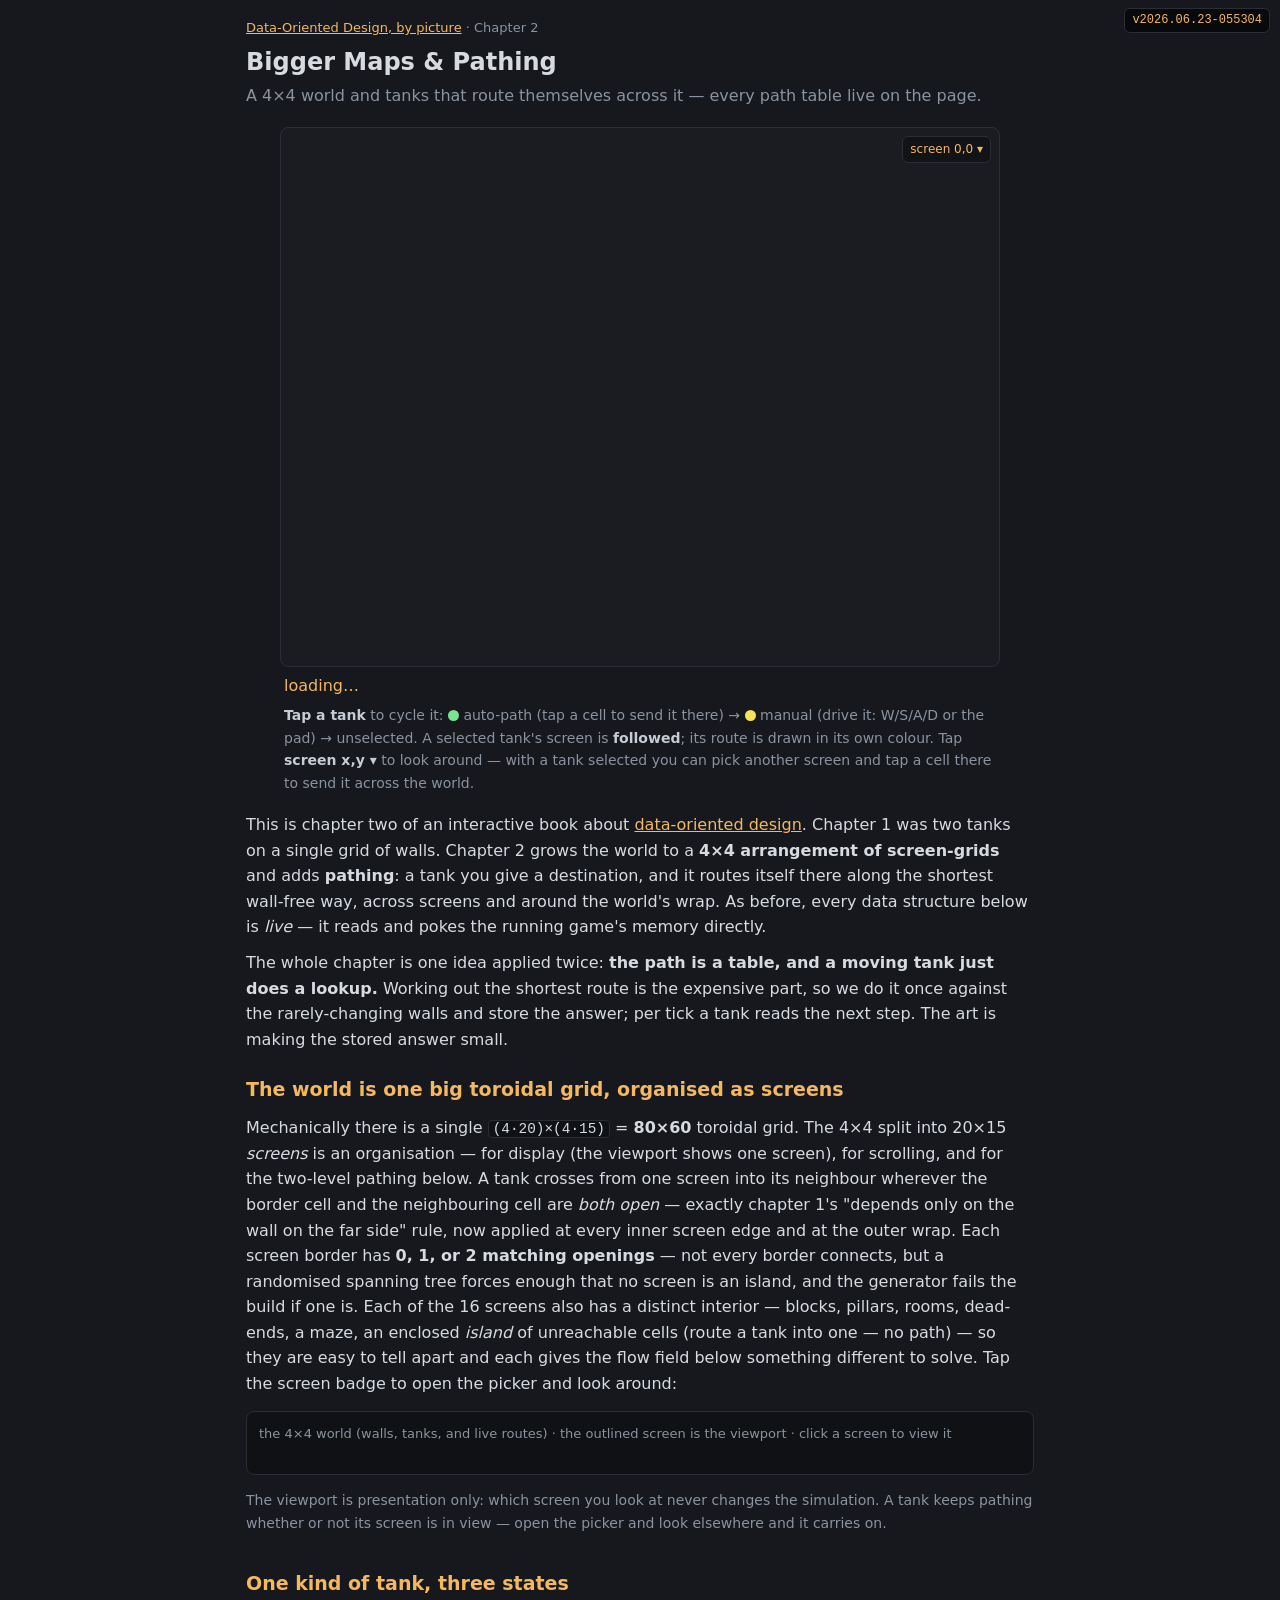
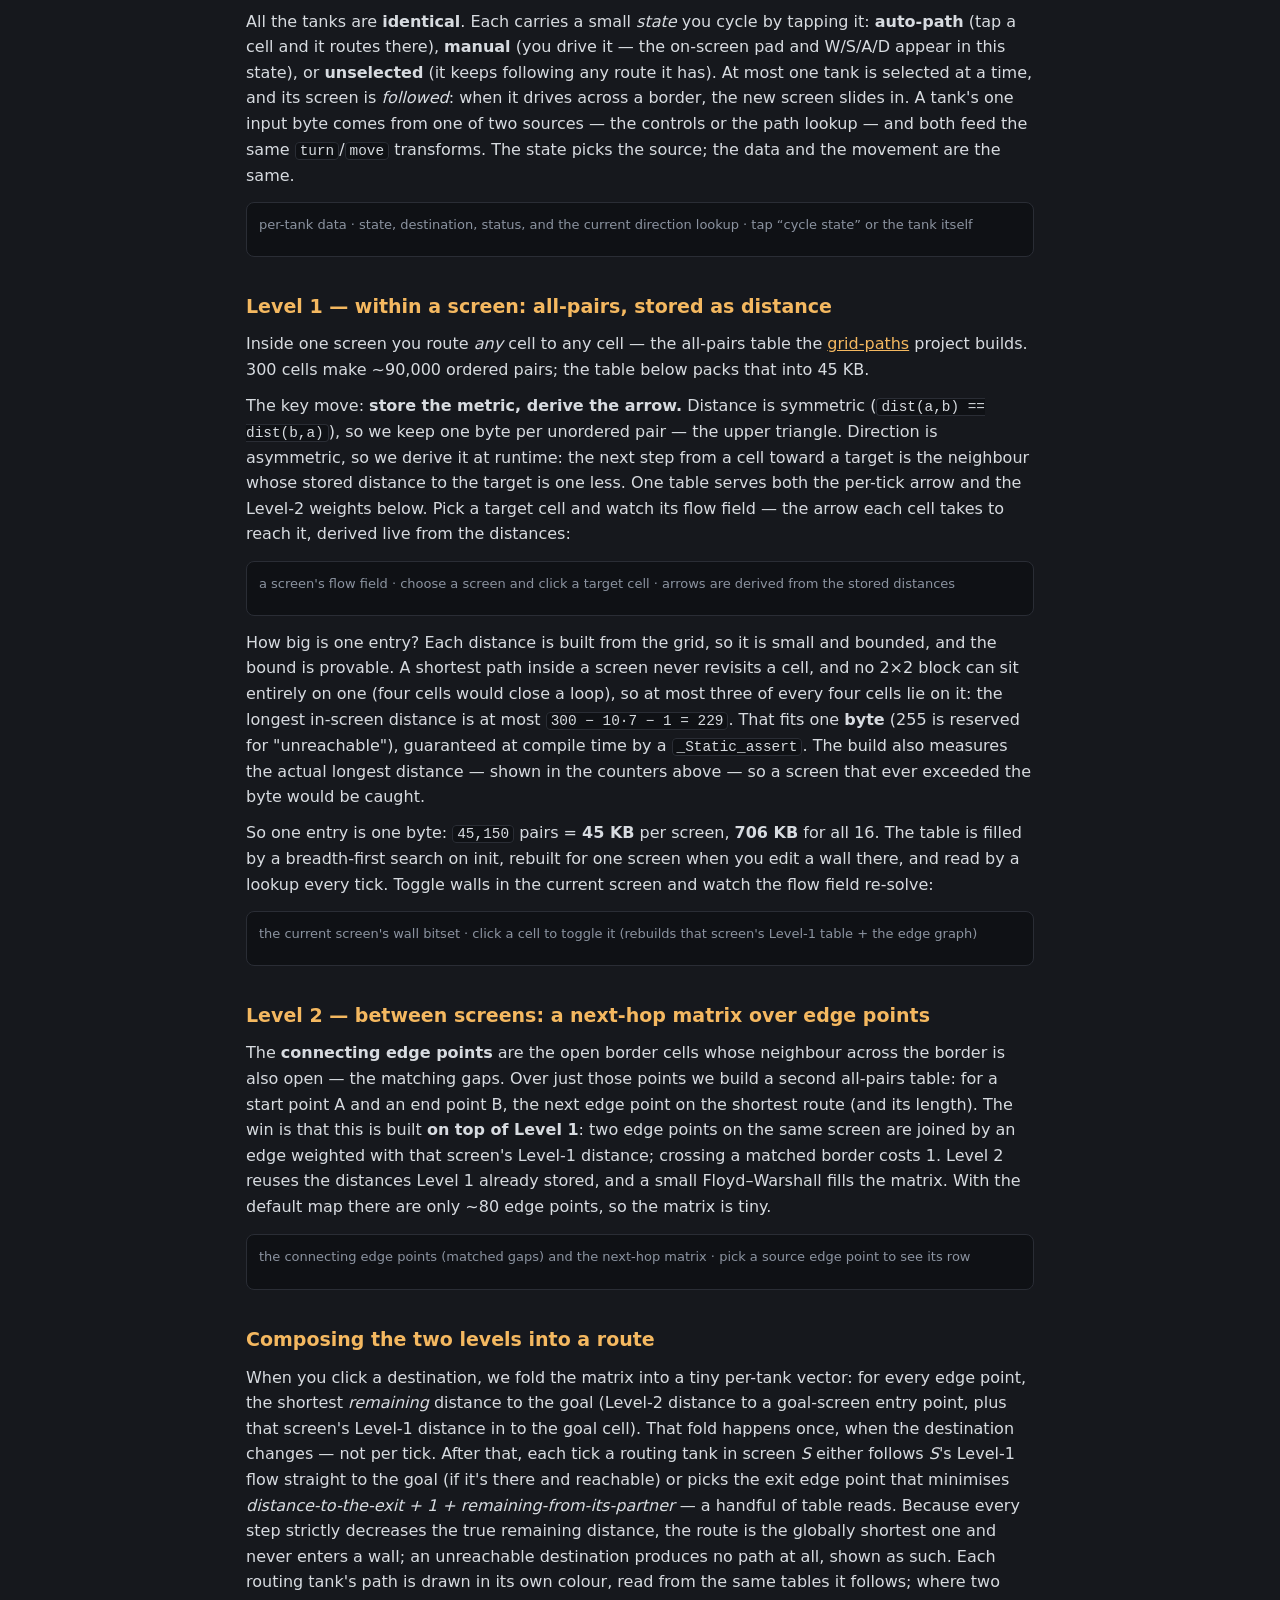
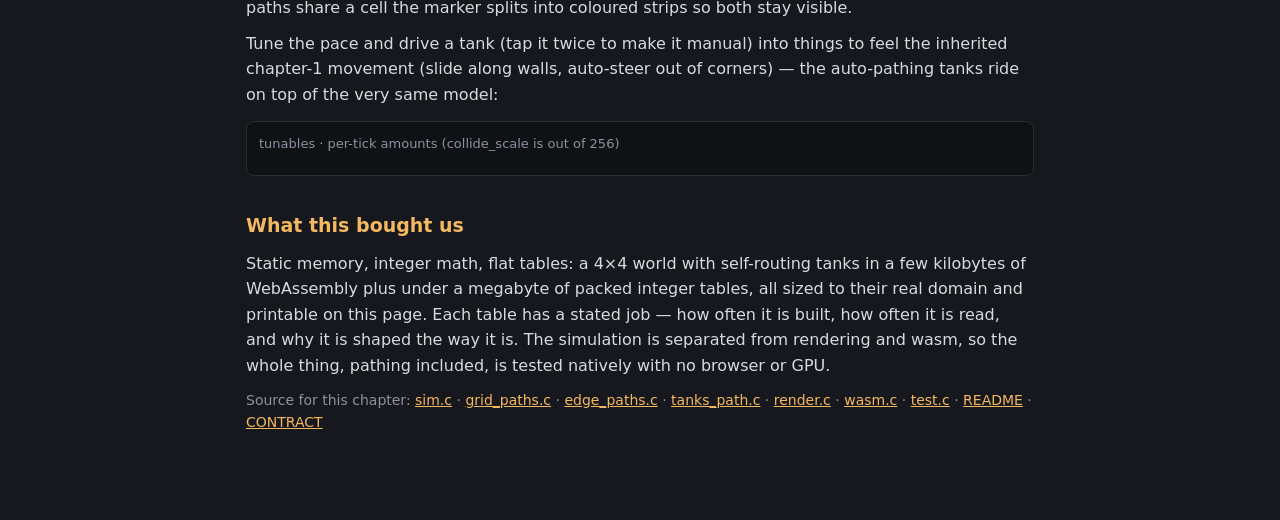
<file: tank-combat/chapter-2/index.html>
<!doctype html>
<html lang="en">
<head>
<meta charset="utf-8">
<meta name="viewport" content="width=device-width,initial-scale=1,maximum-scale=1,user-scalable=no">
<title>Chapter 2 — Bigger Maps &amp; Pathing · Data-Oriented Design, by picture</title>
<style>
  :root { color-scheme: dark; --fg:#d7dbe0; --dim:#8b93a0; --acc:#f4b860; --card:#0f1115; --line:#2a2d35; }
  * { box-sizing: border-box; }
  html, body { margin: 0; }
  body {
    background: #16181d; color: var(--fg);
    font: 16px/1.6 -apple-system, system-ui, Segoe UI, Roboto, sans-serif;
    -webkit-text-size-adjust: 100%;
  }
  code, .mono, .stats, .live, .nf input, #version { font-family: ui-monospace, SFMono-Regular, Menlo, Consolas, monospace; }
  code { background: #0f1115; border: 1px solid var(--line); border-radius: 4px; padding: 0 4px; font-size: .9em; }
  a { color: var(--acc); }

  header { max-width: 820px; margin: 0 auto; padding: 18px 16px 6px; }
  .crumb { color: var(--dim); font-size: 13px; }
  h1 { font-size: 24px; margin: 4px 0 2px; }
  .sub { color: var(--dim); margin: 0; }
  #version {
    position: fixed; top: 8px; right: 10px; z-index: 10;
    font-size: 12px; color: var(--acc); background: #0009; border: 1px solid var(--line);
    border-radius: 6px; padding: 2px 7px;
  }

  /* the game */
  #map { position: relative; width: 100%; max-width: 720px; margin: 12px auto 0;
         aspect-ratio: 20 / 15; background: #1a1c22; border: 1px solid var(--line); border-radius: 8px; overflow: hidden; }
  #gpu { position: absolute; inset: 0; width: 100%; height: 100%; display: block; touch-action: none; }

  /* one D-pad (manual tank) bottom-left */
  .pad { position: absolute; bottom: 8px; left: 8px; width: 126px; height: 126px;
         display: grid; grid-template-columns: repeat(3,1fr); grid-template-rows: repeat(3,1fr);
         gap: 6px; touch-action: none; }
  .padbtn { border: 1px solid #f29e2966; background: #ffffff1c; color: #fff; border-radius: 8px;
            font-size: 18px; line-height: 1; cursor: pointer; touch-action: none; user-select: none;
            -webkit-user-select: none; padding: 0; }
  .padbtn:active { background: #f4b86066; }
  .padbtn.u { grid-column: 2; grid-row: 1; } .padbtn.l { grid-column: 1; grid-row: 2; }
  .padbtn.r { grid-column: 3; grid-row: 2; } .padbtn.d { grid-column: 2; grid-row: 3; }

  /* scroll buttons (move the viewport one screen) */
  .scrollbtn { position: absolute; z-index: 4; width: 34px; height: 34px; border-radius: 8px;
               background: #0f1115ee; border: 1px solid var(--acc); color: var(--fg);
               font-size: 17px; line-height: 1; cursor: pointer; user-select: none; -webkit-user-select: none; padding: 0;
               display: none; }      /* shown only while the screen picker is open */
  .scrollbtn:hover { background: #1b1e25ee; }
  .scrollbtn.su { top: 8px; left: 50%; transform: translateX(-50%); }
  .scrollbtn.sd { bottom: 8px; left: 50%; transform: translateX(-50%); }
  .scrollbtn.sl { left: 8px; top: 50%; transform: translateY(-50%); }
  .scrollbtn.sr { right: 8px; top: 50%; transform: translateY(-50%); }
  #camlabel { position: absolute; top: 8px; right: 8px; z-index: 5; font: inherit; font-size: 12px; color: var(--acc);
              background: #0f1115cc; border: 1px solid var(--line); border-radius: 6px; padding: 3px 7px; cursor: pointer; }
  #camlabel:hover { border-color: var(--acc); }
  /* screen picker overlay (a 4x4 map of the world) */
  #picker { position: absolute; inset: 0; z-index: 3; display: none; grid-template-columns: repeat(4, 1fr);
            gap: 6px; padding: 44px; background: #0c0e12ee; align-content: center; }
  /* minimap cells: a tiny canvas per screen (walls + tanks + routes), pixel-scaled */
  .mmcell { width: 100%; aspect-ratio: 20 / 15; image-rendering: pixelated; display: block;
            background: #14161b; border: 1px solid var(--line); border-radius: 4px; cursor: pointer; }
  .mmcell:hover { border-color: var(--acc); }
  .mmcell.cam { border-color: var(--acc); box-shadow: 0 0 0 1px var(--acc) inset; }

  #status { max-width: 720px; margin: 6px auto 0; padding: 0 4px; color: var(--acc); }
  #help { max-width: 720px; margin: 6px auto 0; padding: 0 4px; color: var(--dim); font-size: 14px; }
  #help b { color: #c7ccd4; }

  /* the article */
  article { max-width: 820px; margin: 0 auto; padding: 8px 16px 80px; }
  article h2 { font-size: 19px; margin: 34px 0 8px; color: var(--acc); }
  article h2:first-of-type { margin-top: 22px; }
  article p { margin: 10px 0; }
  article .note { color: var(--dim); font-size: 14px; }
  .fig { margin: 14px 0; padding: 12px; background: var(--card); border: 1px solid var(--line); border-radius: 8px; }
  .fig .cap { color: var(--dim); font-size: 13px; margin: 0 0 8px; }

  /* widgets */
  .row { display: flex; gap: 8px; flex-wrap: wrap; }
  button { flex: 1; padding: 8px 4px; background: #2b2f3a; color: var(--fg); border: 1px solid #3a3f4c;
           border-radius: 6px; cursor: pointer; font: inherit; }
  button:hover { background: #353a47; }
  select { background: #000; color: var(--fg); border: 1px solid #3a3f4c; border-radius: 6px; padding: 5px; font: inherit; }
  .stats { padding: 8px 10px; background: #000; border-radius: 6px; font-size: 13px; }
  .stats b { color: #fff; }
  .chk { flex: 1.6; display: flex; align-items: center; gap: 6px; color: var(--dim); font-size: 13px; cursor: pointer; }
  .chk input { accent-color: var(--acc); }
  .swatch { display: inline-block; width: 11px; height: 11px; border-radius: 3px; vertical-align: -1px; }
  .nf { display: flex; align-items: center; justify-content: space-between; gap: 10px; margin: 4px 0; }
  .nf span { color: var(--dim); font-size: 14px; }
  .nf input { width: 130px; padding: 4px 6px; background: #000; color: var(--fg); border: 1px solid #3a3f4c; border-radius: 4px; }
  .tankbox { padding: 8px; background: #000; border-radius: 6px; margin: 6px 0; border-left: 3px solid #555; }
  .tankbox.t0 { border-left-color: #f29e29; } .tankbox.t1 { border-left-color: #4db3e6; }
  .tankbox.t2 { border-left-color: #78cd78; } .tankbox.t3 { border-left-color: #c48ceb; }
  .tt { font-weight: 700; margin-bottom: 4px; color: #c7ccd4; }
  .live { margin-top: 5px; color: var(--dim); font-size: 12.5px; white-space: pre-wrap; word-break: break-word; }

  /* the camera-screen grid editor + flow field */
  .cellgrid { display: grid; gap: 1px; background: var(--line); padding: 1px; border-radius: 4px; max-width: 460px; }
  .cell { aspect-ratio: 1; background: #14161b; cursor: pointer; font-size: 9px; color: #6f7785;
          display: flex; align-items: center; justify-content: center; line-height: 1; }
  .cell.on { background: #525a68; }
  .cell.tgt { background: #f4b860; color: #000; }
  .cell.arr { color: #78cd78; }
  .cell:hover { outline: 1px solid var(--acc); outline-offset: -1px; }

  /* minimap of the 4x4 world */
  #w-minimap { display: grid; grid-template-columns: repeat(4, 1fr); gap: 4px; max-width: 220px; }
  .scr { aspect-ratio: 20/15; background: #14161b; border: 1px solid var(--line); border-radius: 4px;
         cursor: pointer; position: relative; }
  .scr.cam { border-color: var(--acc); box-shadow: 0 0 0 1px var(--acc) inset; }
  .scr .dot { position: absolute; width: 6px; height: 6px; border-radius: 50%; transform: translate(-50%,-50%); }

  .matrix { overflow: auto; max-height: 320px; border: 1px solid var(--line); border-radius: 6px; }
  table.mx { border-collapse: collapse; font-size: 11.5px; font-family: ui-monospace, monospace; }
  table.mx td, table.mx th { padding: 2px 5px; border: 1px solid #20232b; text-align: right; color: var(--dim); white-space: nowrap; }
  table.mx th { color: #c7ccd4; position: sticky; top: 0; background: #0f1115; }
  .elist { max-height: 240px; overflow: auto; border: 1px solid var(--line); border-radius: 6px; font-size: 12px; }
  .elist div { padding: 3px 8px; border-bottom: 1px solid #20232b; color: var(--dim); }
  .elist b { color: #c7ccd4; }
</style>
</head>
<body>
  <div id="version">v…</div>
  <header>
    <div class="crumb"><a href="../">Data-Oriented Design, by picture</a> · Chapter 2</div>
    <h1>Bigger Maps &amp; Pathing</h1>
    <p class="sub">A 4×4 world and tanks that route themselves across it — every path table live on the page.</p>
  </header>

  <div id="map">
    <canvas id="gpu"></canvas>
    <button id="camlabel">screen 0,0 ▾</button>
    <div id="picker"></div>
    <button class="scrollbtn su" title="up">▲</button>
    <button class="scrollbtn sd" title="down">▼</button>
    <button class="scrollbtn sl" title="left">◄</button>
    <button class="scrollbtn sr" title="right">►</button>
  </div>
  <div id="status">loading…</div>
  <div id="help">
    <b>Tap a tank</b> to cycle it:
    <span class="swatch" style="background:#78e68c;border-radius:50%"></span> auto-path (tap a cell to send it there) →
    <span class="swatch" style="background:#f5e15a;border-radius:50%"></span> manual (drive it: W/S/A/D or the pad) →
    unselected. A selected tank's screen is <b>followed</b>; its route is drawn in its own colour.
    Tap <b>screen x,y ▾</b> to look around — with a tank selected you can pick another screen
    and tap a cell there to send it across the world.
  </div>

  <article>
    <p>This is chapter two of an interactive book about
    <a href="https://github.com/macton/nagent/blob/master/context/data-oriented-design.md">data-oriented design</a>.
    Chapter 1 was two tanks on a single grid of walls. Chapter 2 grows the world to a
    <strong>4×4 arrangement of screen-grids</strong> and adds <strong>pathing</strong>:
    a tank you give a destination, and it routes itself there along the shortest wall-free
    way, across screens and around the world's wrap. As before, every data structure below
    is <em>live</em> — it reads and pokes the running game's memory directly.</p>

    <p>The whole chapter is one idea applied twice: <strong>the path is a table, and a
    moving tank just does a lookup.</strong> Working out the shortest route is the
    expensive part, so we do it once against the rarely-changing walls and store the
    answer; per tick a tank reads the next step. The art is making the stored answer
    small.</p>

    <h2>The world is one big toroidal grid, organised as screens</h2>
    <p>Mechanically there is a single <code>(4·20)×(4·15)</code> = <strong>80×60</strong>
    toroidal grid. The 4×4 split into 20×15 <em>screens</em> is an organisation — for
    display (the viewport shows one screen), for scrolling, and for the two-level pathing
    below. A tank crosses from one screen into its neighbour wherever the border cell and
    the neighbouring cell are <em>both open</em> — exactly chapter 1's "depends only on the
    wall on the far side" rule, now applied at every inner screen edge and at the outer
    wrap. Each screen border has <strong>0, 1, or 2 matching openings</strong> — not every
    border connects, but a randomised spanning tree forces enough that no screen is an
    island, and the generator fails the build if one is. Each of the 16 screens also has a
    distinct interior — blocks, pillars, rooms, dead-ends, a maze, an enclosed
    <em>island</em> of unreachable cells (route a tank into one — no path) — so they are
    easy to tell apart and each gives the flow field below something different to solve.
    Tap the screen badge to open the picker and look around:</p>
    <div class="fig">
      <p class="cap">the 4×4 world (walls, tanks, and live routes) · the outlined screen is the viewport · click a screen to view it</p>
      <div id="w-minimap"></div>
      <div id="w-stats" style="margin-top:10px"></div>
      <div id="w-controls" style="margin-top:8px"></div>
    </div>
    <p class="note">The viewport is presentation only: which screen you look at never
    changes the simulation. A tank keeps pathing whether or not its screen is in view —
    open the picker and look elsewhere and it carries on.</p>

    <h2>One kind of tank, three states</h2>
    <p>All the tanks are <strong>identical</strong>. Each carries a small <em>state</em> you
    cycle by tapping it: <strong>auto-path</strong> (tap a cell and it routes there),
    <strong>manual</strong> (you drive it — the on-screen pad and W/S/A/D appear in this
    state), or <strong>unselected</strong> (it keeps following any route it has). At most one
    tank is selected at a time, and its screen is <em>followed</em>: when it drives across a
    border, the new screen slides in. A tank's one input byte comes from one of two sources —
    the controls or the path lookup — and both feed the same
    <code>turn</code>/<code>move</code> transforms. The state picks the source; the data and
    the movement are the same.</p>
    <div class="fig">
      <p class="cap">per-tank data · state, destination, status, and the current direction lookup · tap “cycle state” or the tank itself</p>
      <div id="w-tanks"></div>
    </div>

    <h2>Level 1 — within a screen: all-pairs, stored as distance</h2>
    <p>Inside one screen you route <em>any</em> cell to any cell — the all-pairs table the
    <a href="../../grid-paths/">grid-paths</a> project builds. 300 cells make ~90,000 ordered
    pairs; the table below packs that into 45&nbsp;KB.</p>
    <p>The key move: <strong>store the metric, derive the arrow.</strong> Distance is
    symmetric (<code>dist(a,b) == dist(b,a)</code>), so we keep one byte per unordered pair —
    the upper triangle. Direction is asymmetric, so we derive it at runtime: the next step
    from a cell toward a target is the neighbour whose stored distance to the target is one
    less. One table serves both the per-tick arrow and the Level-2 weights below. Pick a
    target cell and watch its flow field — the arrow each cell takes to reach it, derived
    live from the distances:</p>
    <div class="fig">
      <p class="cap">a screen's flow field · choose a screen and click a target cell · arrows are derived from the stored distances</p>
      <div id="w-flow"></div>
    </div>
    <p>How big is one entry? Each distance is built from the grid, so it is small and
    bounded, and the bound is provable. A shortest path inside a screen never revisits a
    cell, and no 2×2 block can sit entirely on one (four cells would close a loop), so at
    most three of every four cells lie on it: the longest in-screen distance is at most
    <code>300 − 10·7 − 1 = 229</code>. That fits one <strong>byte</strong> (255 is reserved
    for "unreachable"), guaranteed at compile time by a <code>_Static_assert</code>. The
    build also measures the actual longest distance — shown in the counters above — so a
    screen that ever exceeded the byte would be caught.</p>
    <p>So one entry is one byte: <code>45,150</code> pairs = <strong>45&nbsp;KB</strong> per
    screen, <strong>706&nbsp;KB</strong> for all 16. The table is filled by a breadth-first
    search on init, rebuilt for one screen when you edit a wall there, and read by a lookup
    every tick. Toggle walls in the current screen and watch the flow field re-solve:</p>
    <div class="fig">
      <p class="cap">the current screen's wall bitset · click a cell to toggle it (rebuilds that screen's Level-1 table + the edge graph)</p>
      <div id="w-grid"></div>
    </div>

    <h2>Level 2 — between screens: a next-hop matrix over edge points</h2>
    <p>The <strong>connecting edge points</strong> are the open border cells whose
    neighbour across the border is also open — the matching gaps. Over just those points we
    build a second all-pairs table: for a start point A and an end point B, the next edge
    point on the shortest route (and its length). The win is that this is built
    <strong>on top of Level 1</strong>: two edge points on the same screen are joined by an
    edge weighted with that screen's Level-1 distance; crossing a matched border costs 1.
    Level 2 reuses the distances Level 1 already stored, and a small Floyd–Warshall fills
    the matrix. With the default map there are only ~80 edge points, so the matrix is tiny.</p>
    <div class="fig">
      <p class="cap">the connecting edge points (matched gaps) and the next-hop matrix · pick a source edge point to see its row</p>
      <div id="w-edges"></div>
      <div id="w-nexthop" style="margin-top:10px"></div>
    </div>

    <h2>Composing the two levels into a route</h2>
    <p>When you click a destination, we fold the matrix into a tiny per-tank vector: for
    every edge point, the shortest <em>remaining</em> distance to the goal (Level-2 distance
    to a goal-screen entry point, plus that screen's Level-1 distance in to the goal cell).
    That fold happens once, when the destination changes — not per tick. After that, each
    tick a routing tank in screen <em>S</em> either follows <em>S</em>'s Level-1 flow
    straight to the goal (if it's there and reachable) or picks the exit edge point that
    minimises <em>distance-to-the-exit + 1 + remaining-from-its-partner</em> — a handful of
    table reads. Because every step strictly decreases the true remaining distance, the route
    is the globally shortest one and never enters a wall; an unreachable destination produces
    no path at all, shown as such. Each routing tank's path is drawn in its own colour, read
    from the same tables it follows; where two paths share a cell the marker splits into
    coloured strips so both stay visible.</p>
    <p>Tune the pace and drive a tank (tap it twice to make it manual) into things to feel
    the inherited chapter-1 movement (slide along walls, auto-steer out of corners) — the
    auto-pathing tanks ride on top of the very same model:</p>
    <div class="fig">
      <p class="cap">tunables · per-tick amounts (collide_scale is out of 256)</p>
      <div id="w-tunables"></div>
    </div>

    <h2>What this bought us</h2>
    <p>Static memory, integer math, flat tables: a 4×4 world with self-routing tanks in a few
    kilobytes of WebAssembly plus under a megabyte of packed integer tables, all sized to
    their real domain and printable on this page. Each table has a stated job — how often it
    is built, how often it is read, and why it is shaped the way it is. The simulation is
    separated from rendering and wasm, so the whole thing, pathing included, is tested
    natively with no browser or GPU.</p>

    <p class="note">Source for this chapter:
    <a href="src/sim.c">sim.c</a> ·
    <a href="src/grid_paths.c">grid_paths.c</a> ·
    <a href="src/edge_paths.c">edge_paths.c</a> ·
    <a href="src/tanks_path.c">tanks_path.c</a> ·
    <a href="src/render.c">render.c</a> ·
    <a href="src/wasm.c">wasm.c</a> ·
    <a href="src/test.c">test.c</a> ·
    <a href="README.md">README</a> ·
    <a href="CONTRACT.md">CONTRACT</a></p>
  </article>

  <script src="version.js"></script>
  <script type="module" src="app.js"></script>
</body>
</html>
</file>
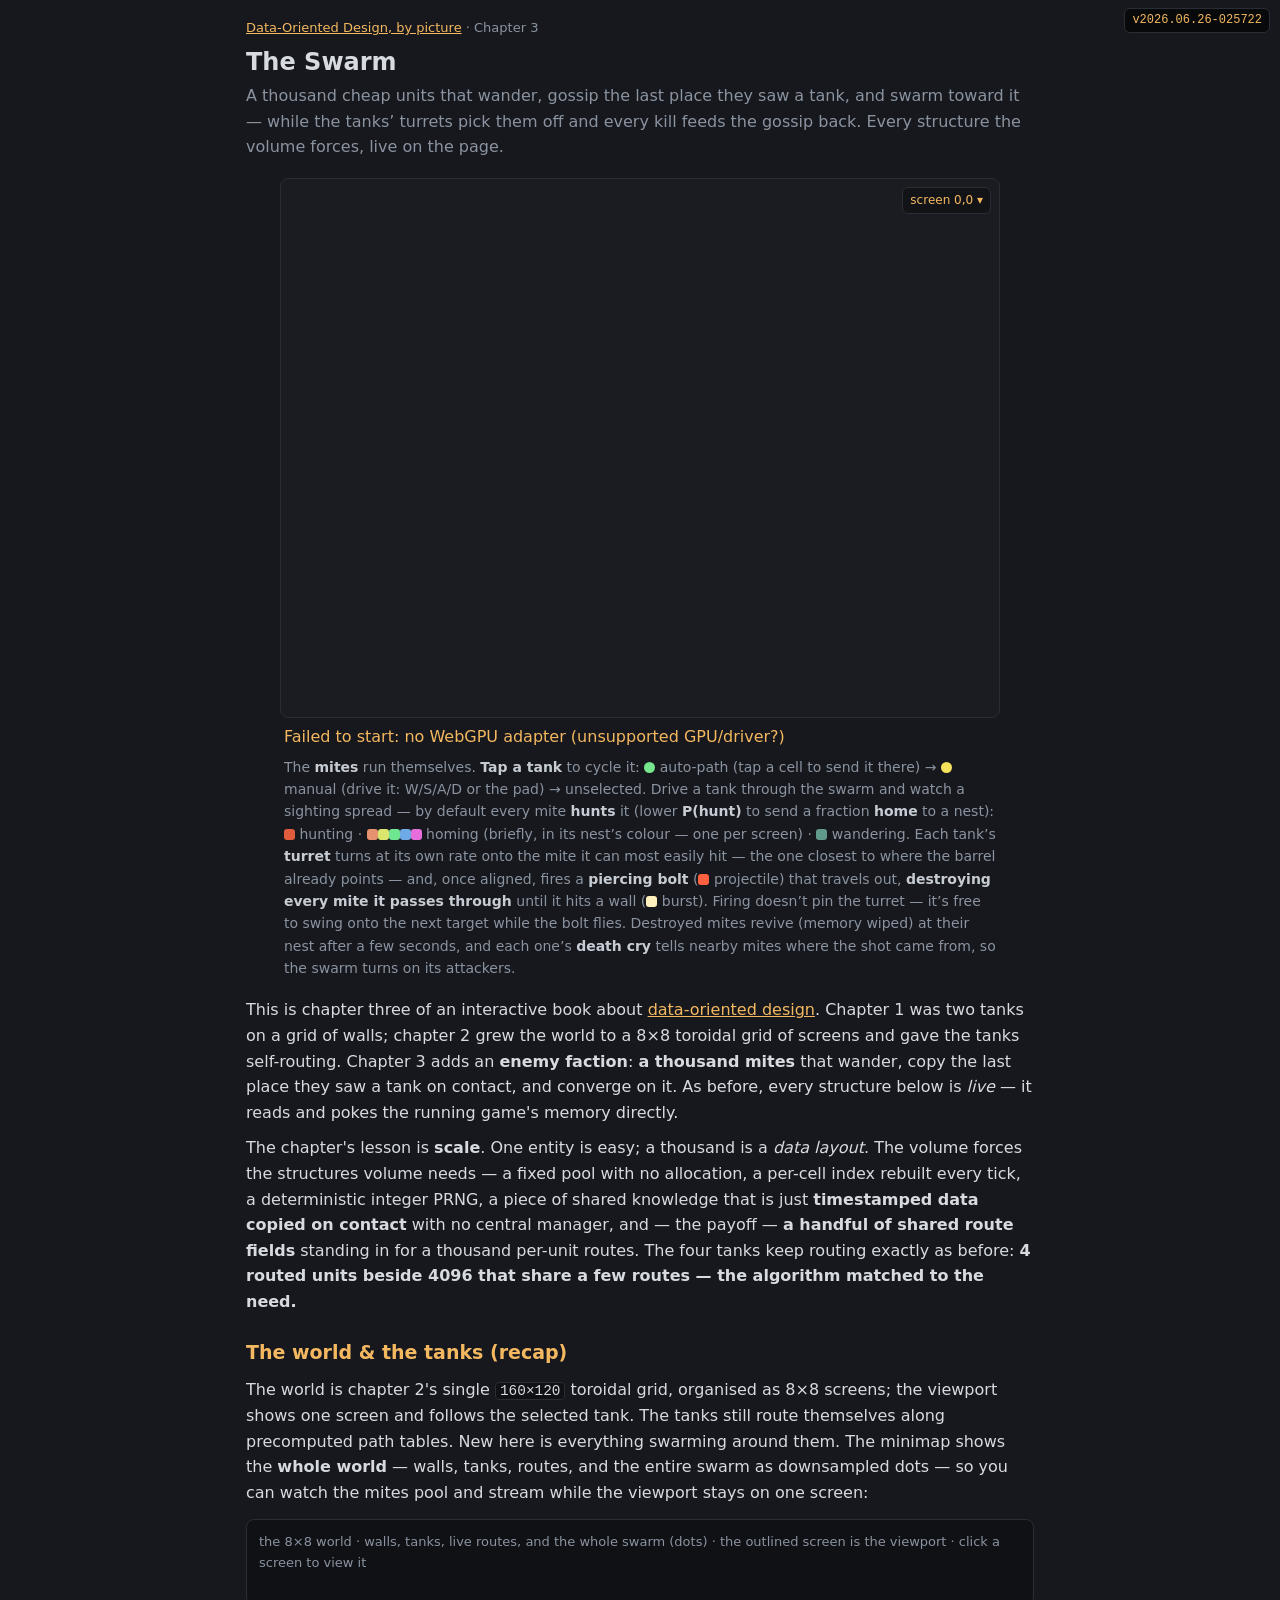
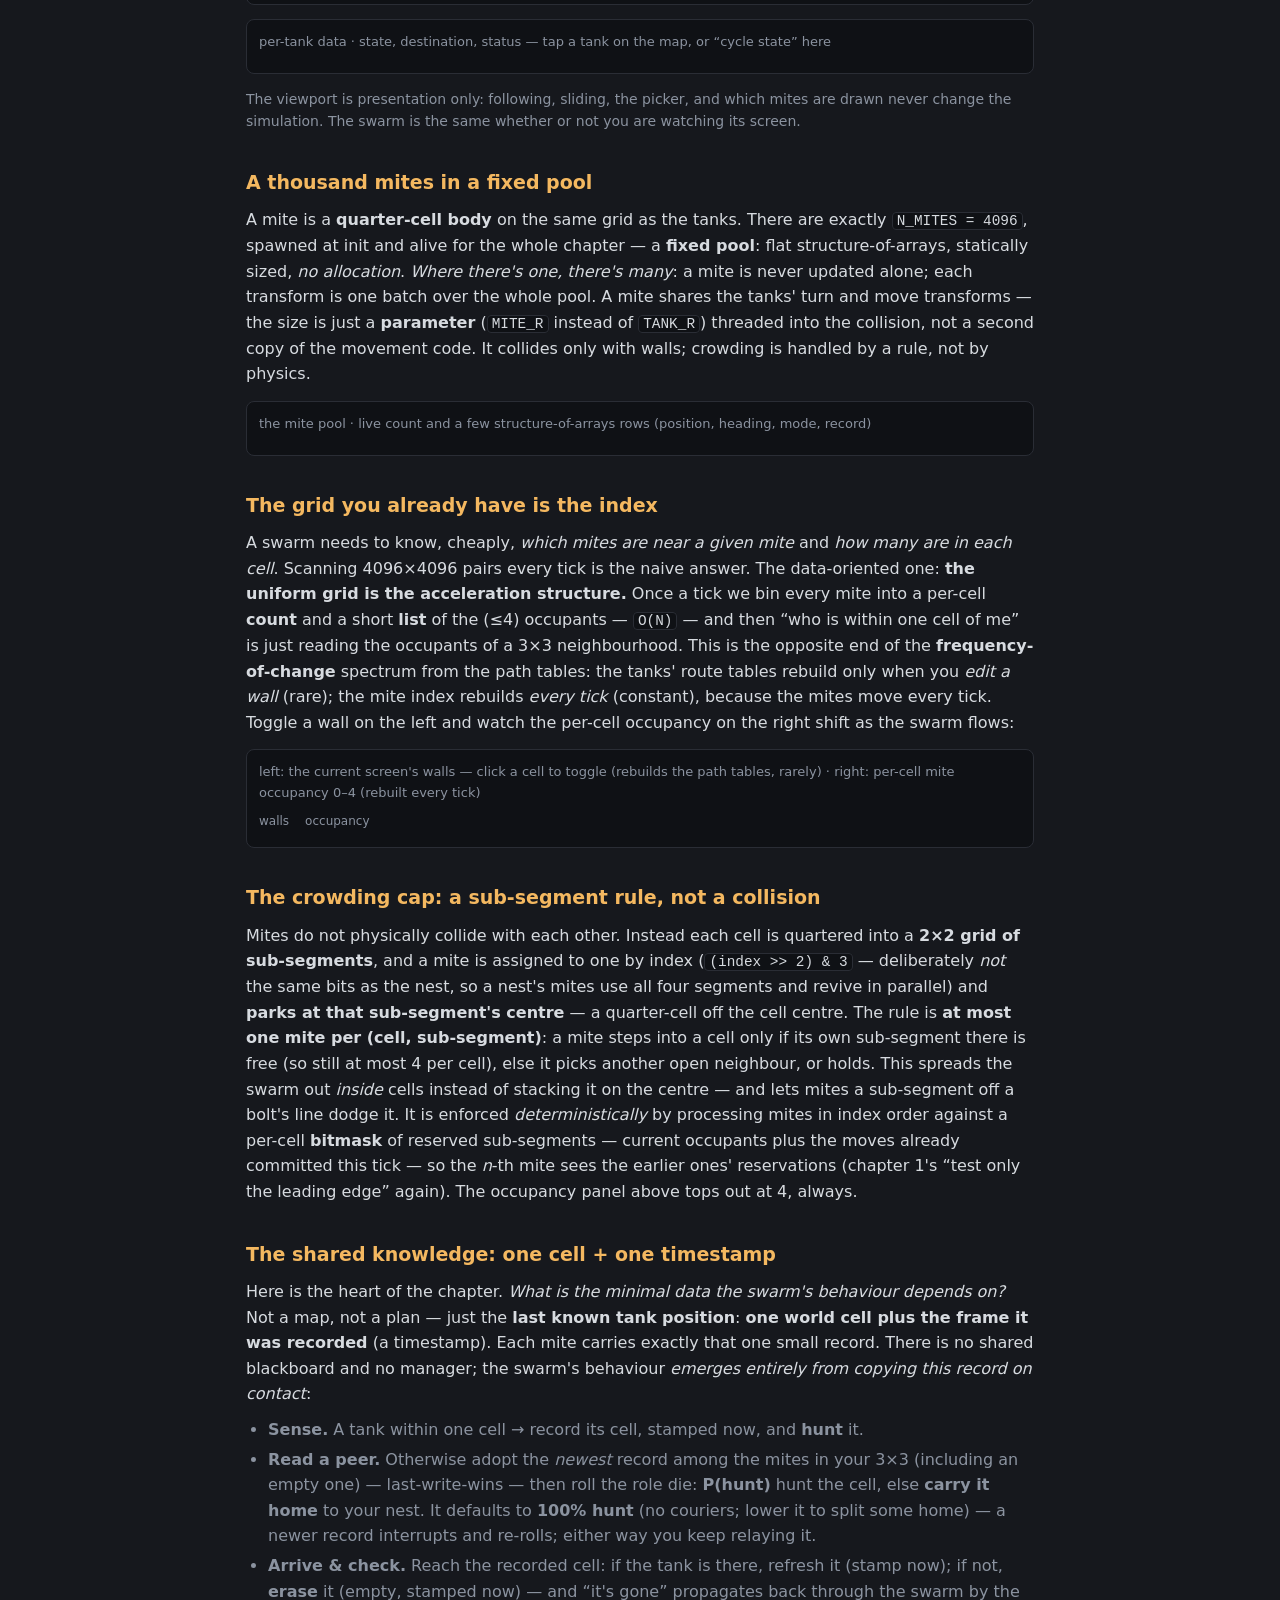
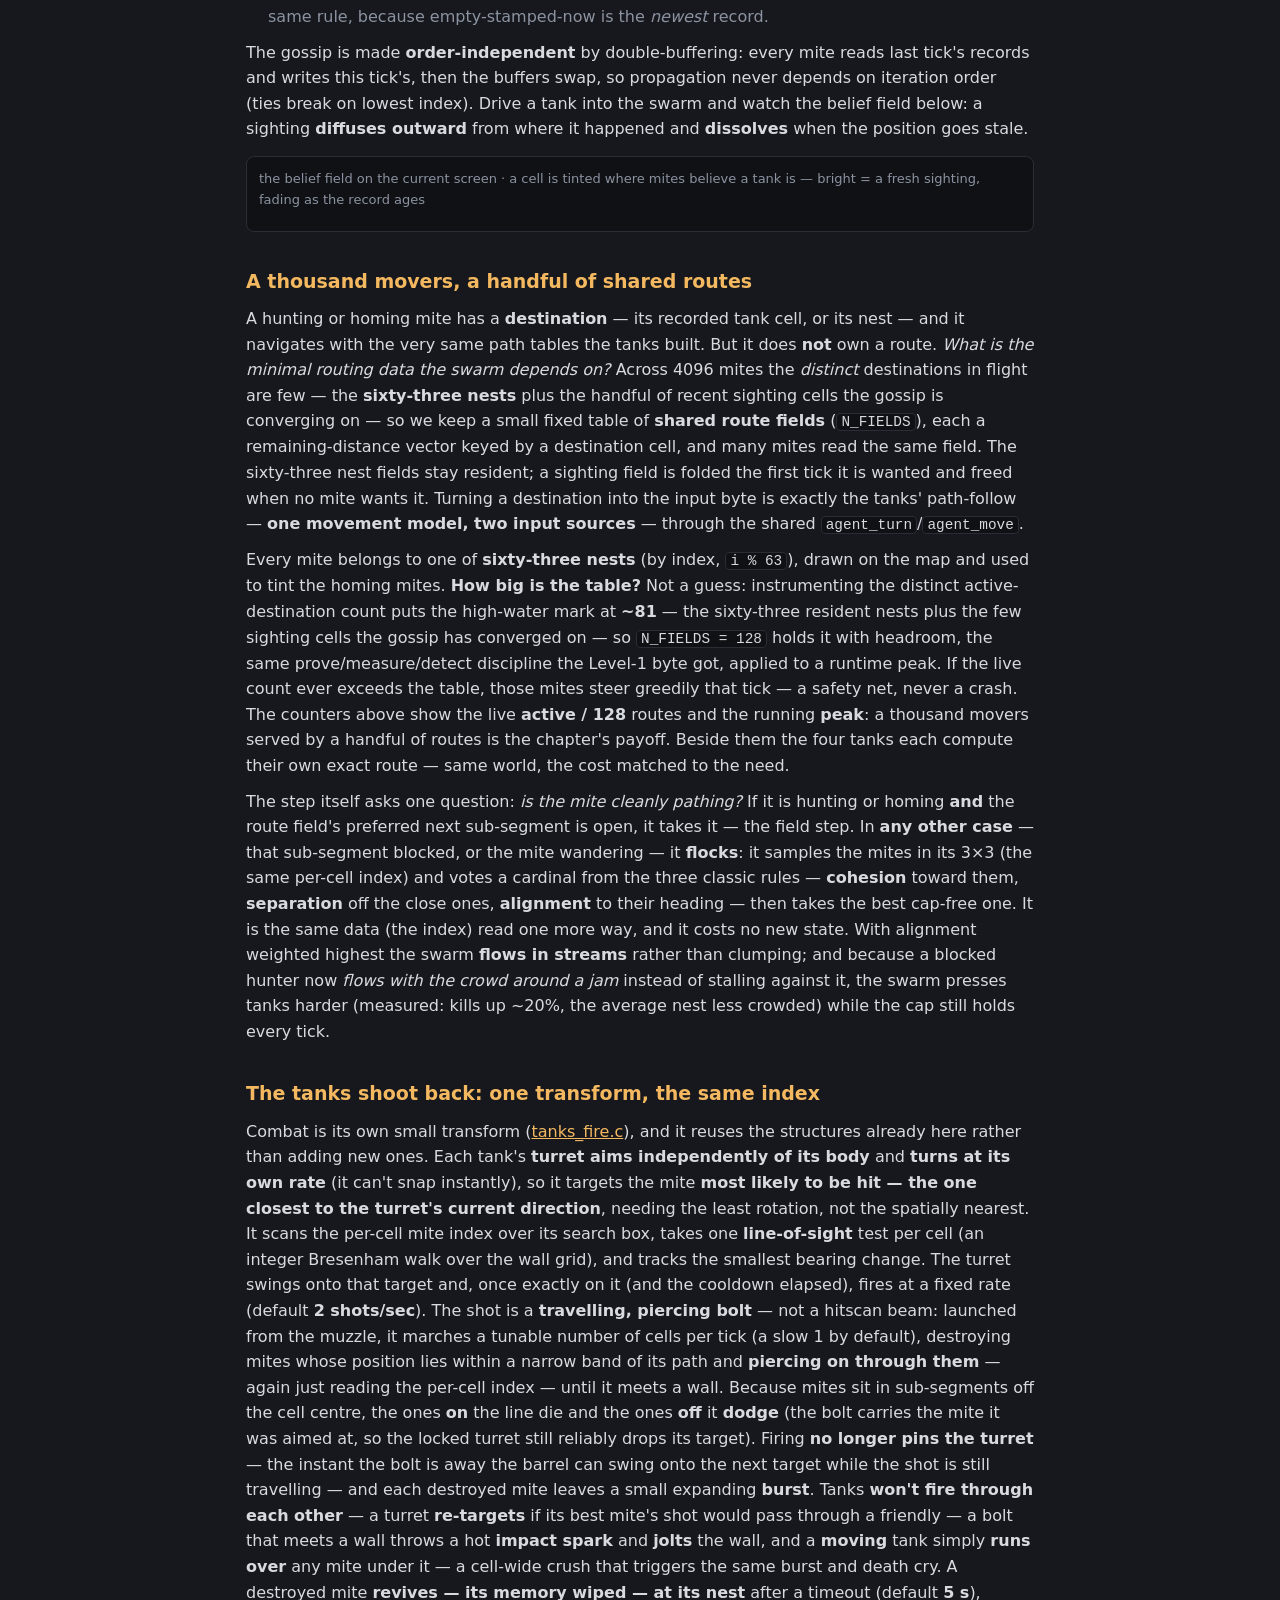
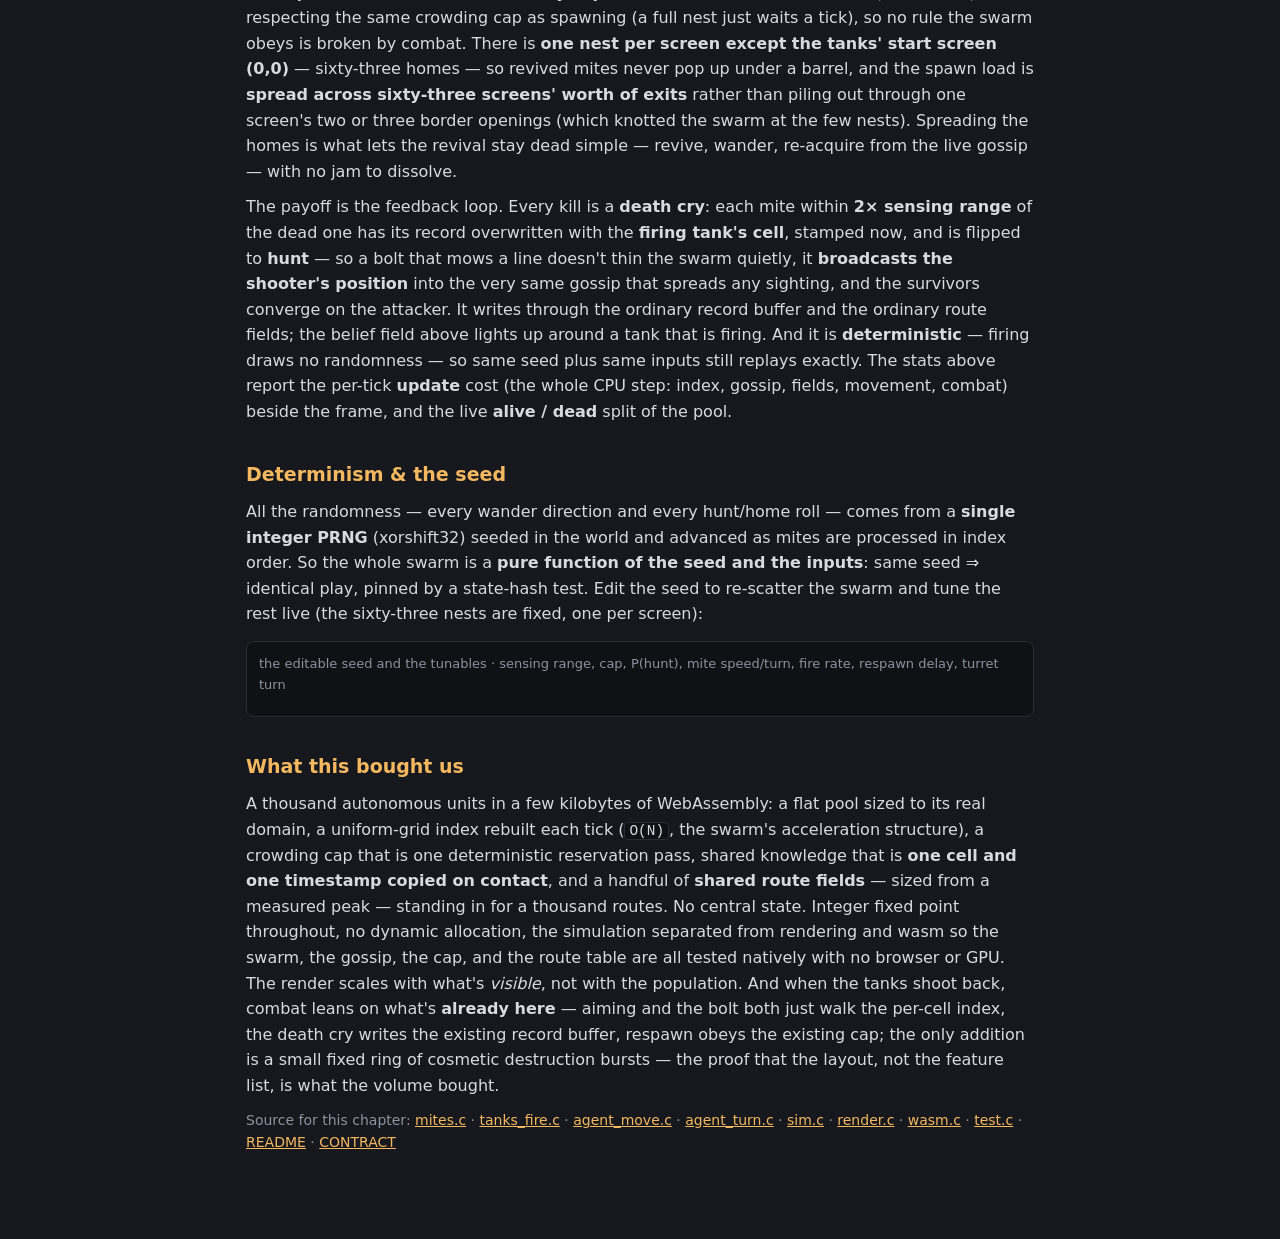
<file: tank-combat/chapter-3/index.html>
<!doctype html>
<html lang="en">
<head>
<meta charset="utf-8">
<meta name="viewport" content="width=device-width,initial-scale=1,maximum-scale=1,user-scalable=no">
<title>Chapter 3 — The Swarm · Data-Oriented Design, by picture</title>
<style>
  :root { color-scheme: dark; --fg:#d7dbe0; --dim:#8b93a0; --acc:#f4b860; --card:#0f1115; --line:#2a2d35; }
  * { box-sizing: border-box; }
  html, body { margin: 0; }
  body {
    background: #16181d; color: var(--fg);
    font: 16px/1.6 -apple-system, system-ui, Segoe UI, Roboto, sans-serif;
    -webkit-text-size-adjust: 100%;
  }
  code, .mono, .stats, .live, .nf input, #version { font-family: ui-monospace, SFMono-Regular, Menlo, Consolas, monospace; }
  code { background: #0f1115; border: 1px solid var(--line); border-radius: 4px; padding: 0 4px; font-size: .9em; }
  a { color: var(--acc); }

  header { max-width: 820px; margin: 0 auto; padding: 18px 16px 6px; }
  .crumb { color: var(--dim); font-size: 13px; }
  h1 { font-size: 24px; margin: 4px 0 2px; }
  .sub { color: var(--dim); margin: 0; }
  #version {
    position: fixed; top: 8px; right: 10px; z-index: 10;
    font-size: 12px; color: var(--acc); background: #0009; border: 1px solid var(--line);
    border-radius: 6px; padding: 2px 7px;
  }

  /* the game */
  #map { position: relative; width: 100%; max-width: 720px; margin: 12px auto 0;
         aspect-ratio: 20 / 15; background: #1a1c22; border: 1px solid var(--line); border-radius: 8px; overflow: hidden; }
  #gpu { position: absolute; inset: 0; width: 100%; height: 100%; display: block; touch-action: none; }

  /* one D-pad (manual tank) bottom-left */
  .pad { position: absolute; bottom: 8px; left: 8px; width: 126px; height: 126px;
         display: grid; grid-template-columns: repeat(3,1fr); grid-template-rows: repeat(3,1fr);
         gap: 6px; touch-action: none; }
  .padbtn { border: 1px solid #f29e2966; background: #ffffff1c; color: #fff; border-radius: 8px;
            font-size: 18px; line-height: 1; cursor: pointer; touch-action: none; user-select: none;
            -webkit-user-select: none; padding: 0; }
  .padbtn:active { background: #f4b86066; }
  .padbtn.u { grid-column: 2; grid-row: 1; } .padbtn.l { grid-column: 1; grid-row: 2; }
  .padbtn.r { grid-column: 3; grid-row: 2; } .padbtn.d { grid-column: 2; grid-row: 3; }

  /* scroll buttons (move the viewport one screen) */
  .scrollbtn { position: absolute; z-index: 4; width: 34px; height: 34px; border-radius: 8px;
               background: #0f1115ee; border: 1px solid var(--acc); color: var(--fg);
               font-size: 17px; line-height: 1; cursor: pointer; user-select: none; -webkit-user-select: none; padding: 0;
               display: none; }      /* shown only while the screen picker is open */
  .scrollbtn:hover { background: #1b1e25ee; }
  .scrollbtn.su { top: 8px; left: 50%; transform: translateX(-50%); }
  .scrollbtn.sd { bottom: 8px; left: 50%; transform: translateX(-50%); }
  .scrollbtn.sl { left: 8px; top: 50%; transform: translateY(-50%); }
  .scrollbtn.sr { right: 8px; top: 50%; transform: translateY(-50%); }
  #camlabel { position: absolute; top: 8px; right: 8px; z-index: 5; font: inherit; font-size: 12px; color: var(--acc);
              background: #0f1115cc; border: 1px solid var(--line); border-radius: 6px; padding: 3px 7px; cursor: pointer; }
  #camlabel:hover { border-color: var(--acc); }
  /* screen picker overlay (an 8x8 map of the world) */
  #picker { position: absolute; inset: 0; z-index: 3; display: none; grid-template-columns: repeat(8, 1fr);
            gap: 4px; padding: 24px; background: #0c0e12ee; align-content: center; }
  .mmcell { width: 100%; aspect-ratio: 20 / 15; image-rendering: pixelated; display: block;
            background: #14161b; border: 1px solid var(--line); border-radius: 4px; cursor: pointer; }
  .mmcell:hover { border-color: var(--acc); }
  .mmcell.cam { border-color: var(--acc); box-shadow: 0 0 0 1px var(--acc) inset; }

  #status { max-width: 720px; margin: 6px auto 0; padding: 0 4px; color: var(--acc); }
  #help { max-width: 720px; margin: 6px auto 0; padding: 0 4px; color: var(--dim); font-size: 14px; }
  #help b { color: #c7ccd4; }

  /* the article */
  article { max-width: 820px; margin: 0 auto; padding: 8px 16px 80px; }
  article h2 { font-size: 19px; margin: 34px 0 8px; color: var(--acc); }
  article h2:first-of-type { margin-top: 22px; }
  article p { margin: 10px 0; }
  article ul { margin: 10px 0; padding-left: 22px; }
  article li { margin: 4px 0; }
  article .note { color: var(--dim); font-size: 14px; }
  .fig { margin: 14px 0; padding: 12px; background: var(--card); border: 1px solid var(--line); border-radius: 8px; }
  .fig .cap { color: var(--dim); font-size: 13px; margin: 0 0 8px; }

  /* widgets */
  .row { display: flex; gap: 8px; flex-wrap: wrap; }
  button { flex: 1; padding: 8px 4px; background: #2b2f3a; color: var(--fg); border: 1px solid #3a3f4c;
           border-radius: 6px; cursor: pointer; font: inherit; }
  button:hover { background: #353a47; }
  select { background: #000; color: var(--fg); border: 1px solid #3a3f4c; border-radius: 6px; padding: 5px; font: inherit; }
  .stats { padding: 8px 10px; background: #000; border-radius: 6px; font-size: 13px; }
  .stats b { color: #fff; }
  .swatch { display: inline-block; width: 11px; height: 11px; border-radius: 3px; vertical-align: -1px; }
  .nf { display: flex; align-items: center; justify-content: space-between; gap: 10px; margin: 4px 0; }
  .nf span { color: var(--dim); font-size: 14px; }
  .nf input { width: 130px; padding: 4px 6px; background: #000; color: var(--fg); border: 1px solid #3a3f4c; border-radius: 4px; }
  .tankbox { padding: 8px; background: #000; border-radius: 6px; margin: 6px 0; border-left: 3px solid #555; }
  .tankbox.t0 { border-left-color: #f29e29; } .tankbox.t1 { border-left-color: #4db3e6; }
  .tankbox.t2 { border-left-color: #78cd78; } .tankbox.t3 { border-left-color: #c48ceb; }
  .tt { font-weight: 700; margin-bottom: 4px; color: #c7ccd4; }
  .live { margin-top: 5px; color: var(--dim); font-size: 12.5px; white-space: pre-wrap; word-break: break-word; }

  /* the per-screen cell grid, shared by the wall editor, occupancy, and belief */
  .cellgrid { display: grid; gap: 1px; background: var(--line); padding: 1px; border-radius: 4px; max-width: 320px; }
  .cell { aspect-ratio: 1; background: #14161b; cursor: pointer; font-size: 9px; color: #6f7785;
          display: flex; align-items: center; justify-content: center; line-height: 1; }
  .cell.on { background: #525a68; }                 /* wall */
  .cell.tank { box-shadow: 0 0 0 2px var(--acc) inset; }
  .cell:hover { outline: 1px solid var(--acc); outline-offset: -1px; }
  /* occupancy heat (0..4 mites per cell) */
  .cell.o1 { background: #243a44; } .cell.o2 { background: #2f5d5e; }
  .cell.o3 { background: #3f8a6e; } .cell.o4 { background: #62c07a; color:#04210f; }
  /* belief markers (a believed-tank cell, tinted by freshness) */
  .cell.bel-hot  { background: #e05c3c; color:#1a0b07; }
  .cell.bel-warm { background: #b06a2e; color:#1a0b07; }
  .cell.bel-cold { background: #5a3742; }

  /* the mite pool readout */
  .pool { font-family: ui-monospace, monospace; font-size: 12px; background:#000; border-radius:6px; padding:8px 10px; }
  .pool .hd { color:#c7ccd4; } .pool .rowm { color: var(--dim); white-space: pre; }

  /* minimap of the 8x8 world */
  #w-minimap { display: grid; grid-template-columns: repeat(8, 1fr); gap: 2px; max-width: 420px; }
</style>
</head>
<body>
  <div id="version">v…</div>
  <header>
    <div class="crumb"><a href="../">Data-Oriented Design, by picture</a> · Chapter 3</div>
    <h1>The Swarm</h1>
    <p class="sub">A thousand cheap units that wander, gossip the last place they saw a tank, and
    swarm toward it — while the tanks’ turrets pick them off and every kill feeds the gossip back.
    Every structure the volume forces, live on the page.</p>
  </header>

  <div id="map">
    <canvas id="gpu"></canvas>
    <button id="camlabel">screen 0,0 ▾</button>
    <div id="picker"></div>
    <button class="scrollbtn su" title="up">▲</button>
    <button class="scrollbtn sd" title="down">▼</button>
    <button class="scrollbtn sl" title="left">◄</button>
    <button class="scrollbtn sr" title="right">►</button>
  </div>
  <div id="status">loading…</div>
  <div id="help">
    The <b>mites</b> run themselves. <b>Tap a tank</b> to cycle it:
    <span class="swatch" style="background:#78e68c;border-radius:50%"></span> auto-path (tap a cell to send it there) →
    <span class="swatch" style="background:#f5e15a;border-radius:50%"></span> manual (drive it: W/S/A/D or the pad) →
    unselected. Drive a tank through the swarm and watch a sighting spread — by default every
    mite <b>hunts</b> it (lower <b>P(hunt)</b> to send a fraction <b>home</b> to a nest):
    <span class="swatch" style="background:#e05c3c"></span> hunting ·
    <span class="swatch" style="background:#e6926e"></span><span class="swatch" style="background:#dae66e"></span><span class="swatch" style="background:#6ee692"></span><span class="swatch" style="background:#6eaae6"></span><span class="swatch" style="background:#e66eda"></span> homing (briefly, in its nest’s colour — one per screen) ·
    <span class="swatch" style="background:#609a8a"></span> wandering.
    Each tank’s <b>turret</b> turns at its own rate onto the mite it can most easily hit — the one
    closest to where the barrel already points — and, once aligned, fires a <b>piercing bolt</b>
    (<span class="swatch" style="background:#ff6040"></span> projectile) that travels out, <b>destroying
    every mite it passes through</b> until it hits a wall (<span class="swatch" style="background:#fff0be"></span>
    burst). Firing doesn’t pin the turret — it’s free to swing onto the next target while the bolt flies.
    Destroyed mites revive (memory wiped) at their nest after a few seconds, and each one’s
    <b>death cry</b> tells nearby mites where the shot came from, so the swarm turns on its attackers.
  </div>

  <article>
    <p>This is chapter three of an interactive book about
    <a href="https://github.com/macton/nagent/blob/master/context/data-oriented-design.md">data-oriented design</a>.
    Chapter 1 was two tanks on a grid of walls; chapter 2 grew the world to a 8×8 toroidal
    grid of screens and gave the tanks self-routing. Chapter 3 adds an <strong>enemy
    faction</strong>: <strong>a thousand mites</strong> that wander, copy the last place they
    saw a tank on contact, and converge on it. As before, every structure below is
    <em>live</em> — it reads and pokes the running game's memory directly.</p>

    <p>The chapter's lesson is <strong>scale</strong>. One entity is easy; a thousand is a
    <em>data layout</em>. The volume forces the structures volume needs — a fixed pool with no
    allocation, a per-cell index rebuilt every tick, a deterministic integer PRNG, a piece of
    shared knowledge that is just <strong>timestamped data copied on contact</strong> with no
    central manager, and — the payoff — <strong>a handful of shared route fields</strong>
    standing in for a thousand per-unit routes. The four tanks keep routing exactly as before:
    <strong>4 routed units beside 4096 that share a few routes — the algorithm matched to the
    need.</strong></p>

    <h2>The world &amp; the tanks (recap)</h2>
    <p>The world is chapter 2's single <code>160×120</code> toroidal grid, organised as 8×8
    screens; the viewport shows one screen and follows the selected tank. The tanks still
    route themselves along precomputed path tables. New here is everything swarming around
    them. The minimap shows the <strong>whole world</strong> — walls, tanks, routes, and the
    entire swarm as downsampled dots — so you can watch the mites pool and stream while the
    viewport stays on one screen:</p>
    <div class="fig">
      <p class="cap">the 8×8 world · walls, tanks, live routes, and the whole swarm (dots) · the outlined screen is the viewport · click a screen to view it</p>
      <div id="w-minimap"></div>
      <div id="w-stats" style="margin-top:10px"></div>
      <div id="w-controls" style="margin-top:8px"></div>
    </div>
    <div class="fig">
      <p class="cap">per-tank data · state, destination, status — tap a tank on the map, or “cycle state” here</p>
      <div id="w-tanks"></div>
    </div>
    <p class="note">The viewport is presentation only: following, sliding, the picker, and which
    mites are drawn never change the simulation. The swarm is the same whether or not you are
    watching its screen.</p>

    <h2>A thousand mites in a fixed pool</h2>
    <p>A mite is a <strong>quarter-cell body</strong> on the same grid as the tanks. There are
    exactly <code>N_MITES = 4096</code>, spawned at init and alive for the whole chapter — a
    <strong>fixed pool</strong>: flat structure-of-arrays, statically sized, <em>no
    allocation</em>. <em>Where there's one, there's many</em>: a mite is never updated alone;
    each transform is one batch over the whole pool. A mite shares the tanks' turn and move
    transforms — the size is just a <strong>parameter</strong> (<code>MITE_R</code> instead of
    <code>TANK_R</code>) threaded into the collision, not a second copy of the movement code.
    It collides only with walls; crowding is handled by a rule, not by physics.</p>
    <div class="fig">
      <p class="cap">the mite pool · live count and a few structure-of-arrays rows (position, heading, mode, record)</p>
      <div id="w-mite-pool"></div>
    </div>

    <h2>The grid you already have is the index</h2>
    <p>A swarm needs to know, cheaply, <em>which mites are near a given mite</em> and <em>how
    many are in each cell</em>. Scanning 4096×4096 pairs every tick is the naive answer. The
    data-oriented one: <strong>the uniform grid is the acceleration structure.</strong> Once a
    tick we bin every mite into a per-cell <strong>count</strong> and a short <strong>list</strong>
    of the (≤4) occupants — <code>O(N)</code> — and then “who is within one cell of me” is just
    reading the occupants of a 3×3 neighbourhood. This is the opposite end of the
    <strong>frequency-of-change</strong> spectrum from the path tables: the tanks' route tables
    rebuild only when you <em>edit a wall</em> (rare); the mite index rebuilds <em>every
    tick</em> (constant), because the mites move every tick. Toggle a wall on the left and
    watch the per-cell occupancy on the right shift as the swarm flows:</p>
    <div class="fig">
      <p class="cap">left: the current screen's walls — click a cell to toggle (rebuilds the path tables, rarely) · right: per-cell mite occupancy 0–4 (rebuilt every tick)</p>
      <div class="row" style="align-items:flex-start; gap:16px">
        <div><div class="cap" style="color:var(--dim);font-size:12px;margin-bottom:4px">walls</div><div id="w-grid"></div></div>
        <div><div class="cap" style="color:var(--dim);font-size:12px;margin-bottom:4px">occupancy</div><div id="w-occupancy"></div></div>
      </div>
    </div>

    <h2>The crowding cap: a sub-segment rule, not a collision</h2>
    <p>Mites do not physically collide with each other. Instead each cell is quartered into a
    <strong>2×2 grid of sub-segments</strong>, and a mite is assigned to one by index
    (<code>(index &gt;&gt; 2) &amp; 3</code> — deliberately <em>not</em> the same bits as the nest, so a
    nest's mites use all four segments and revive in parallel) and <strong>parks at that sub-segment's centre</strong> — a
    quarter-cell off the cell centre. The rule is <strong>at most one mite per (cell,
    sub-segment)</strong>: a mite steps into a cell only if its own sub-segment there is free
    (so still at most 4 per cell), else it picks another open neighbour, or holds. This spreads
    the swarm out <em>inside</em> cells instead of stacking it on the centre — and lets mites a
    sub-segment off a bolt's line dodge it. It is enforced <em>deterministically</em> by
    processing mites in index order against a per-cell <strong>bitmask</strong> of reserved
    sub-segments — current occupants plus the moves already committed this tick — so the
    <em>n</em>-th mite sees the earlier ones' reservations (chapter 1's “test only the leading
    edge” again). The occupancy panel above tops out at 4, always.</p>

    <h2>The shared knowledge: one cell + one timestamp</h2>
    <p>Here is the heart of the chapter. <em>What is the minimal data the swarm's behaviour
    depends on?</em> Not a map, not a plan — just the <strong>last known tank position</strong>:
    <strong>one world cell plus the frame it was recorded</strong> (a timestamp). Each mite
    carries exactly that one small record. There is no shared blackboard and no manager; the
    swarm's behaviour <em>emerges entirely from copying this record on contact</em>:</p>
    <ul style="color:var(--dim)">
      <li><strong>Sense.</strong> A tank within one cell → record its cell, stamped now, and <strong>hunt</strong> it.</li>
      <li><strong>Read a peer.</strong> Otherwise adopt the <em>newest</em> record among the
      mites in your 3×3 (including an empty one) — last-write-wins — then roll the role die:
      <strong>P(hunt)</strong> hunt the cell, else <strong>carry it home</strong> to your nest.
      It defaults to <strong>100% hunt</strong> (no couriers; lower it to split some home) — a
      newer record interrupts and re-rolls; either way you keep relaying it.</li>
      <li><strong>Arrive &amp; check.</strong> Reach the recorded cell: if the tank is there,
      refresh it (stamp now); if not, <strong>erase</strong> it (empty, stamped now) — and “it's
      gone” propagates back through the swarm by the same rule, because empty-stamped-now is the
      <em>newest</em> record.</li>
    </ul>
    <p>The gossip is made <strong>order-independent</strong> by double-buffering: every mite reads
    last tick's records and writes this tick's, then the buffers swap, so propagation never
    depends on iteration order (ties break on lowest index). Drive a tank into the swarm and
    watch the belief field below: a sighting <strong>diffuses outward</strong> from where it
    happened and <strong>dissolves</strong> when the position goes stale.</p>
    <div class="fig">
      <p class="cap">the belief field on the current screen · a cell is tinted where mites believe a tank is — bright = a fresh sighting, fading as the record ages</p>
      <div id="w-belief"></div>
    </div>

    <h2>A thousand movers, a handful of shared routes</h2>
    <p>A hunting or homing mite has a <strong>destination</strong> — its recorded tank cell, or
    its nest — and it navigates with the very same path tables the tanks built. But it does
    <strong>not</strong> own a route. <em>What is the minimal routing data the swarm depends
    on?</em> Across 4096 mites the <em>distinct</em> destinations in flight are few — the
    <strong>sixty-three nests</strong> plus the handful of recent sighting cells the gossip is
    converging on — so we keep a small fixed table of <strong>shared route fields</strong>
    (<code>N_FIELDS</code>), each a remaining-distance vector keyed by a destination cell, and
    many mites read the same field. The sixty-three nest fields stay resident; a sighting field is
    folded the first tick it is wanted and freed when no mite wants it. Turning a destination
    into the input byte is exactly the tanks' path-follow — <strong>one movement model, two
    input sources</strong> — through the shared <code>agent_turn</code>/<code>agent_move</code>.</p>
    <p>Every mite belongs to one of <strong>sixty-three nests</strong> (by index, <code>i % 63</code>),
    drawn on the map and used to tint the homing mites. <strong>How big is the table?</strong>
    Not a guess: instrumenting the distinct active-destination count puts the high-water mark at
    <strong>~81</strong> — the sixty-three resident nests plus the few sighting cells the gossip has
    converged on — so <code>N_FIELDS = 128</code> holds it with headroom, the same
    prove/measure/detect discipline the Level-1 byte got, applied to a runtime peak. If the live
    count ever exceeds the table, those mites steer greedily that tick — a safety net, never a
    crash. The counters above show the live
    <strong>active / 128</strong> routes and the running <strong>peak</strong>: a thousand movers
    served by a handful of routes is the chapter's payoff. Beside them the four tanks each
    compute their own exact route — same world, the cost matched to the need.</p>
    <p>The step itself asks one question: <em>is the mite cleanly pathing?</em> If it is hunting or
    homing <strong>and</strong> the route field's preferred next sub-segment is open, it takes it —
    the field step. In <strong>any other case</strong> — that sub-segment blocked, or the mite
    wandering — it <strong>flocks</strong>: it samples the mites in its 3×3 (the same per-cell index)
    and votes a cardinal from the three classic rules — <strong>cohesion</strong> toward them,
    <strong>separation</strong> off the close ones, <strong>alignment</strong> to their heading — then
    takes the best cap-free one. It is the same data (the index) read one more way, and it costs no new
    state. With alignment weighted highest the swarm <strong>flows in streams</strong> rather than
    clumping; and because a blocked hunter now <em>flows with the crowd around a jam</em> instead of
    stalling against it, the swarm presses tanks harder (measured: kills up ~20%, the average nest
    less crowded) while the cap still holds every tick.</p>
    <h2>The tanks shoot back: one transform, the same index</h2>
    <p>Combat is its own small transform (<a href="src/tanks_fire.c">tanks_fire.c</a>), and it
    reuses the structures already here rather than adding new ones. Each tank's <strong>turret aims
    independently of its body</strong> and <strong>turns at its own rate</strong> (it can't snap
    instantly), so it targets the mite <strong>most likely to be hit — the one closest to the turret's
    current direction</strong>, needing the least rotation, not the spatially nearest. It scans the
    per-cell mite index over its search box, takes one <strong>line-of-sight</strong> test per cell
    (an integer Bresenham walk over the wall grid), and tracks the smallest bearing change. The turret
    swings onto that target and, once exactly on it (and the cooldown elapsed), fires at a fixed rate
    (default <strong>2 shots/sec</strong>). The shot is a <strong>travelling, piercing bolt</strong> — not a
    hitscan beam: launched from the muzzle, it marches a tunable number of cells per tick (a slow 1 by default), destroying mites whose position
    lies within a narrow band of its path and <strong>piercing on through them</strong> — again just reading
    the per-cell index — until it meets a wall. Because mites sit in sub-segments off the cell centre, the
    ones <strong>on</strong> the line die and the ones <strong>off</strong> it <strong>dodge</strong> (the bolt
    carries the mite it was aimed at, so the locked turret still reliably drops its target). Firing
    <strong>no longer pins the turret</strong> — the instant the bolt is away the barrel can swing onto the
    next target while the shot is still travelling — and each destroyed mite leaves a small expanding <strong>burst</strong>.
    Tanks <strong>won't fire through each other</strong> — a turret <strong>re-targets</strong> if its best
    mite's shot would pass through a friendly — a bolt that meets a wall throws a hot <strong>impact spark</strong>
    and <strong>jolts</strong> the wall, and a <strong>moving</strong> tank simply <strong>runs over</strong> any
    mite under it — a cell-wide crush that triggers the same burst and death cry.
    A destroyed mite <strong>revives — its memory wiped — at its nest</strong> after a timeout (default
    <strong>5 s</strong>), respecting the same crowding cap as spawning (a full nest just waits a tick),
    so no rule the swarm obeys is broken by combat. There is <strong>one nest per screen except the
    tanks' start screen (0,0)</strong> — sixty-three homes — so revived mites never pop up under a barrel,
    and the spawn load is <strong>spread across sixty-three screens' worth of exits</strong> rather than
    piling out through one screen's two or three border openings (which knotted the swarm at the few
    nests). Spreading the homes is what lets the revival stay dead simple — revive, wander, re-acquire
    from the live gossip — with no jam to dissolve.</p>
    <p>The payoff is the feedback loop. Every kill is a <strong>death cry</strong>: each mite within
    <strong>2× sensing range</strong> of the dead one has its record overwritten with the
    <strong>firing tank's cell</strong>, stamped now, and is flipped to <strong>hunt</strong> — so a
    bolt that mows a line doesn't thin the swarm quietly, it <strong>broadcasts the shooter's position</strong> into
    the very same gossip that spreads any sighting, and the survivors converge on the attacker. It
    writes through the ordinary record buffer and the ordinary route fields; the belief field above
    lights up around a tank that is firing. And it is <strong>deterministic</strong> — firing draws
    no randomness — so same seed plus same inputs still replays exactly. The stats above report the
    per-tick <strong>update</strong> cost (the whole CPU step: index, gossip, fields, movement,
    combat) beside the frame, and the live <strong>alive / dead</strong> split of the pool.</p>

    <h2>Determinism &amp; the seed</h2>
    <p>All the randomness — every wander direction and every hunt/home roll — comes from a
    <strong>single integer PRNG</strong> (xorshift32) seeded in the world and advanced as mites
    are processed in index order. So the whole swarm is a <strong>pure function of the seed and
    the inputs</strong>: same seed ⇒ identical play, pinned by a state-hash test. Edit the seed
    to re-scatter the swarm and tune the rest live (the sixty-three nests are fixed, one per screen):</p>
    <div class="fig">
      <p class="cap">the editable seed and the tunables · sensing range, cap, P(hunt), mite speed/turn, fire rate, respawn delay, turret turn</p>
      <div id="w-mite-tunables"></div>
    </div>

    <h2>What this bought us</h2>
    <p>A thousand autonomous units in a few kilobytes of WebAssembly: a flat pool sized to its
    real domain, a uniform-grid index rebuilt each tick (<code>O(N)</code>, the swarm's
    acceleration structure), a crowding cap that is one deterministic reservation pass, shared
    knowledge that is <strong>one cell and one timestamp copied on contact</strong>, and a
    handful of <strong>shared route fields</strong> — sized from a measured peak — standing in
    for a thousand routes. No central state. Integer fixed point throughout, no dynamic
    allocation, the simulation separated from rendering and wasm so the swarm, the gossip, the
    cap, and the route table are all tested natively with no browser or GPU. The render scales
    with what's <em>visible</em>, not with the population. And when the tanks shoot back, combat
    leans on what's <strong>already here</strong> — aiming and the bolt both just walk the per-cell
    index, the death cry writes the existing record buffer, respawn obeys the existing cap; the only
    addition is a small fixed ring of cosmetic destruction bursts — the proof that the layout, not the
    feature list, is what the volume bought.</p>

    <p class="note">Source for this chapter:
    <a href="src/mites.c">mites.c</a> ·
    <a href="src/tanks_fire.c">tanks_fire.c</a> ·
    <a href="src/agent_move.c">agent_move.c</a> ·
    <a href="src/agent_turn.c">agent_turn.c</a> ·
    <a href="src/sim.c">sim.c</a> ·
    <a href="src/render.c">render.c</a> ·
    <a href="src/wasm.c">wasm.c</a> ·
    <a href="src/test.c">test.c</a> ·
    <a href="README.md">README</a> ·
    <a href="CONTRACT.md">CONTRACT</a></p>
  </article>

  <script src="version.js"></script>
  <!-- cache-bust app.js too (not just the wasm): version.js runs first and sets
       TANK_VERSION, so a new build always fetches the matching app.js. -->
  <script type="module">import("./app.js?v=" + (window.TANK_VERSION || "dev"));</script>
</body>
</html>
</file>
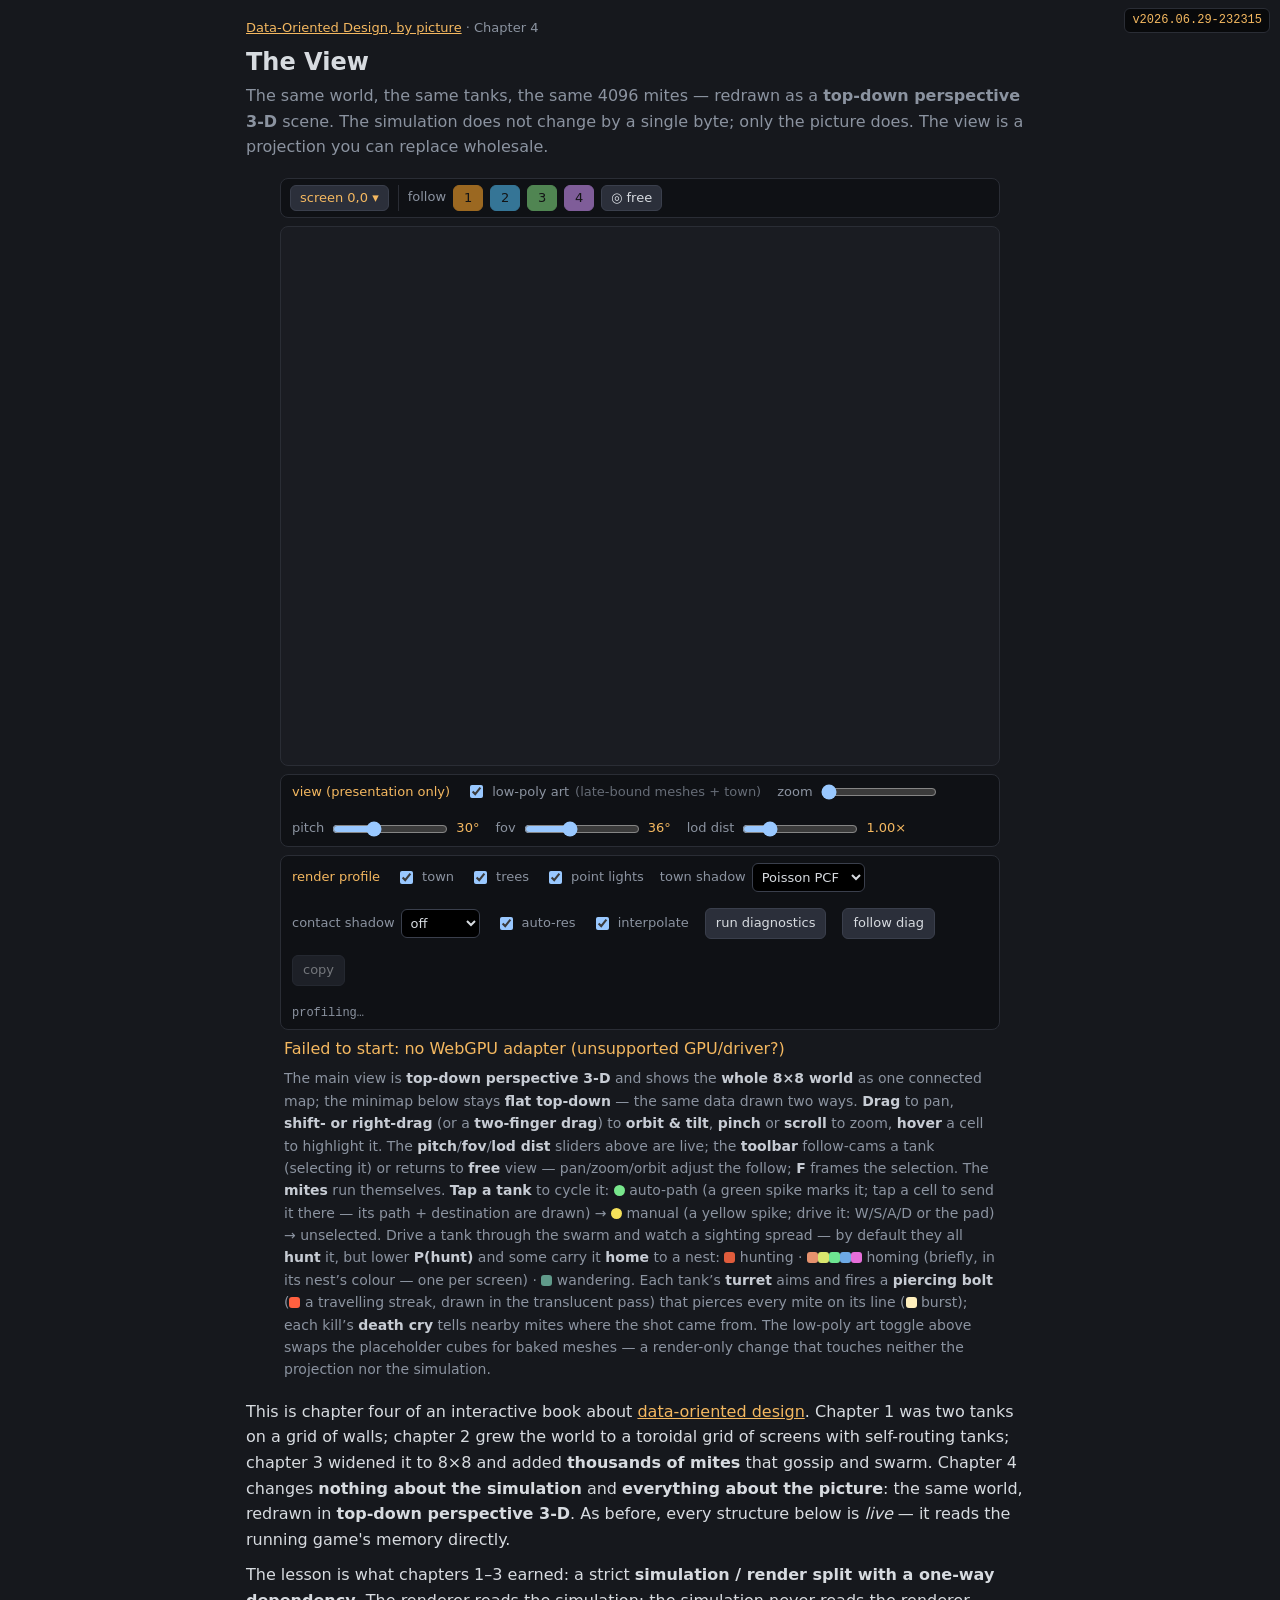
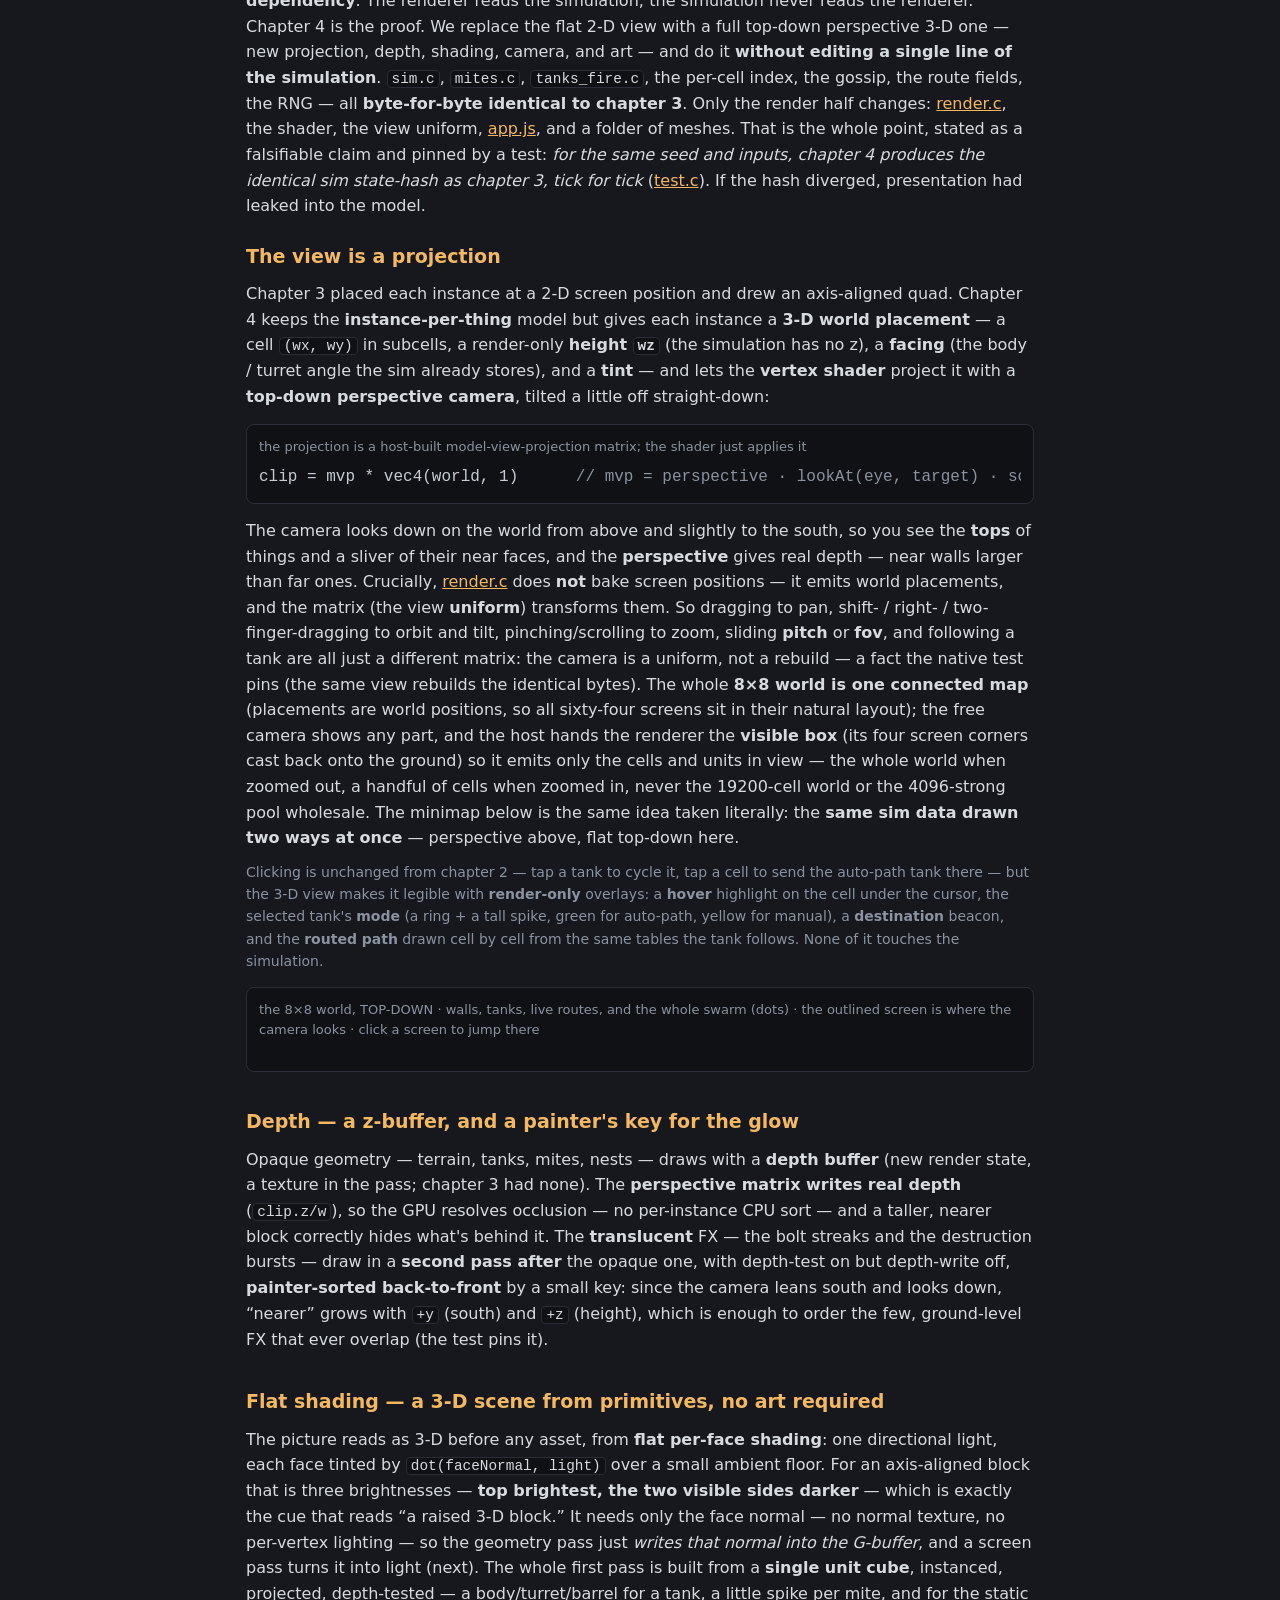
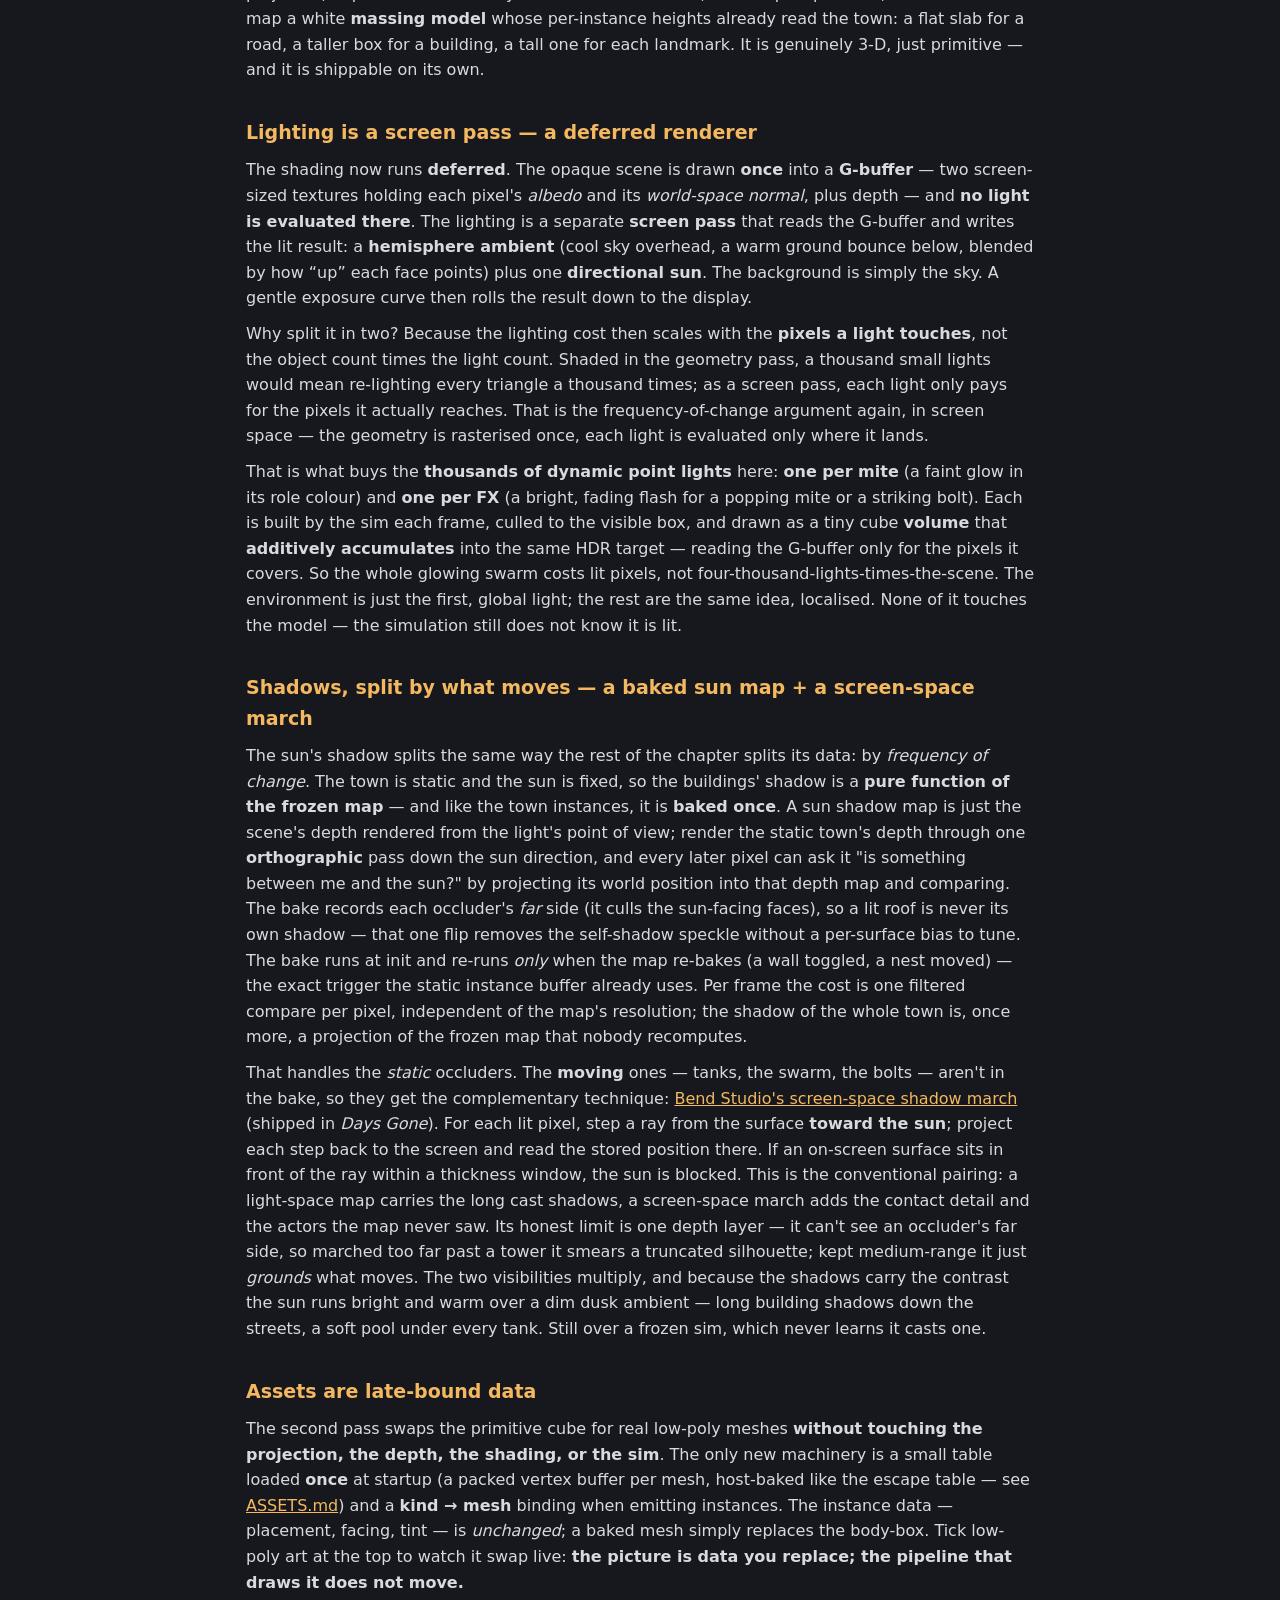
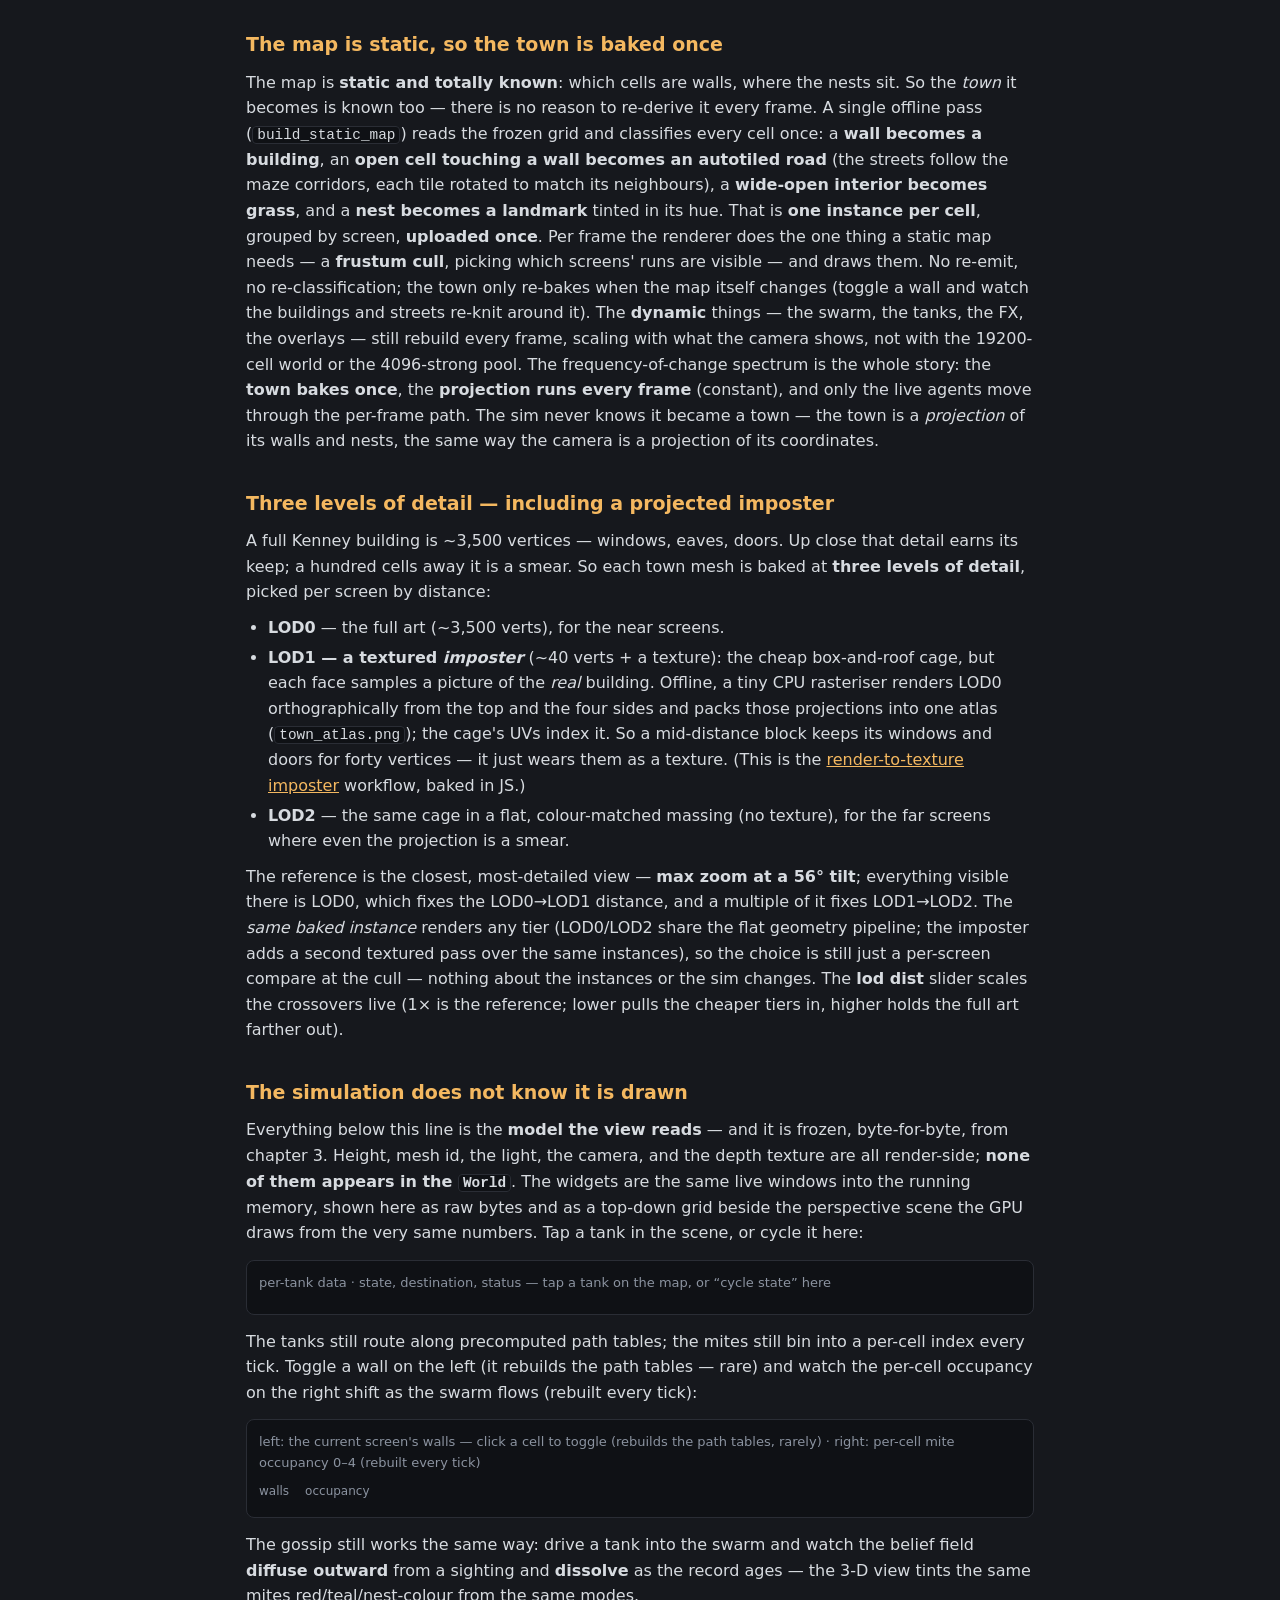
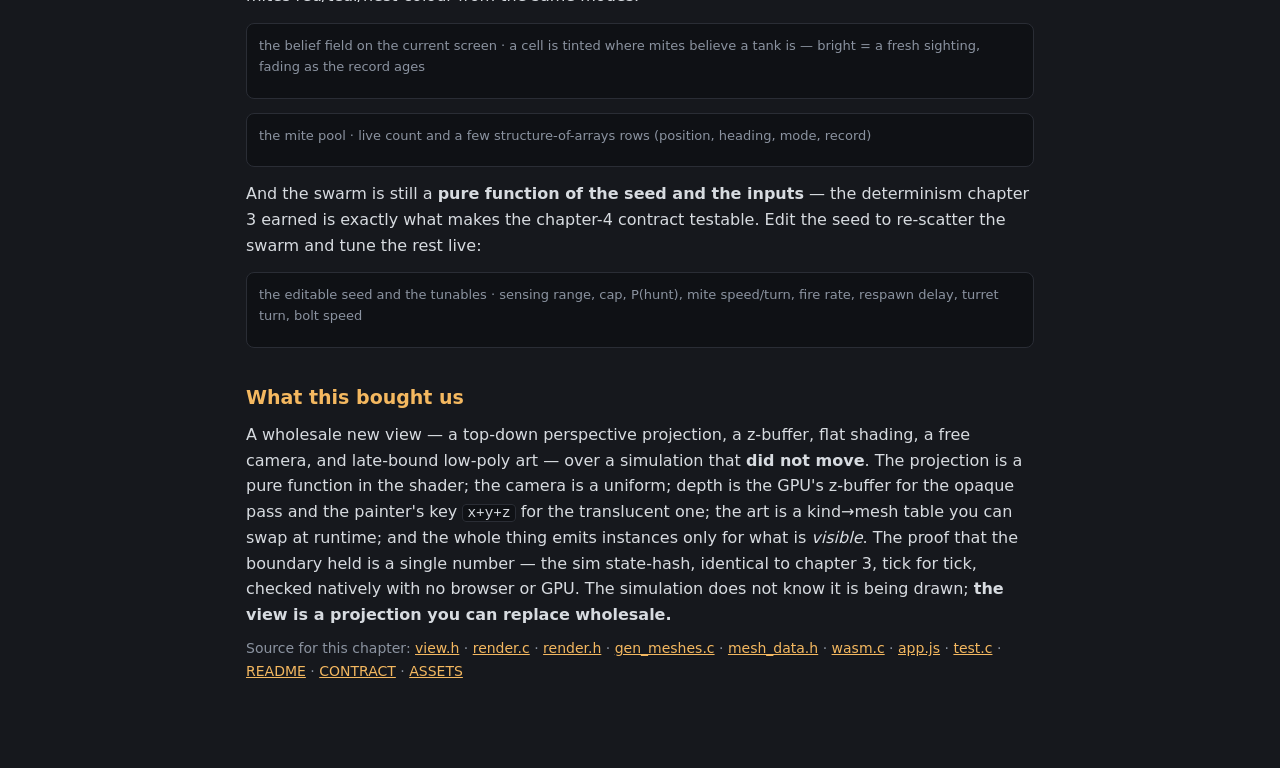
<file: tank-combat/chapter-4/index.html>
<!doctype html>
<html lang="en">
<head>
<meta charset="utf-8">
<meta name="viewport" content="width=device-width,initial-scale=1,maximum-scale=1,user-scalable=no">
<title>Chapter 4 — The View · Data-Oriented Design, by picture</title>
<style>
  :root { color-scheme: dark; --fg:#d7dbe0; --dim:#8b93a0; --acc:#f4b860; --card:#0f1115; --line:#2a2d35; }
  * { box-sizing: border-box; }
  html, body { margin: 0; }
  body {
    background: #16181d; color: var(--fg);
    font: 16px/1.6 -apple-system, system-ui, Segoe UI, Roboto, sans-serif;
    -webkit-text-size-adjust: 100%;
  }
  code, .mono, .stats, .live, .nf input, #version { font-family: ui-monospace, SFMono-Regular, Menlo, Consolas, monospace; }
  code { background: #0f1115; border: 1px solid var(--line); border-radius: 4px; padding: 0 4px; font-size: .9em; }
  a { color: var(--acc); }

  header { max-width: 820px; margin: 0 auto; padding: 18px 16px 6px; }
  .crumb { color: var(--dim); font-size: 13px; }
  h1 { font-size: 24px; margin: 4px 0 2px; }
  .sub { color: var(--dim); margin: 0; }
  #version {
    position: fixed; top: 8px; right: 10px; z-index: 10;
    font-size: 12px; color: var(--acc); background: #0009; border: 1px solid var(--line);
    border-radius: 6px; padding: 2px 7px;
  }

  /* camera toolbar above the view */
  #toolbar { max-width: 720px; margin: 12px auto 0; display: flex; flex-wrap: wrap; align-items: center; gap: 7px;
             padding: 6px 9px; background: var(--card); border: 1px solid var(--line); border-radius: 8px; font-size: 13px; }
  #toolbar button { flex: 0 0 auto; padding: 4px 9px; background: #2b2f3a; color: var(--fg); border: 1px solid #3a3f4c;
                    border-radius: 6px; cursor: pointer; font: inherit; font-size: 13px; line-height: 1.2; }
  #toolbar button:hover { background: #353a47; }
  #toolbar .tbsep { width: 1px; align-self: stretch; background: var(--line); margin: 0 2px; }
  #toolbar .tblabel { color: var(--dim); }
  #toolbar #camlabel { color: var(--acc); }
  .followbtn { font-weight: 700; min-width: 30px; text-align: center; }
  #toolbar .followbtn { color: #161616; opacity: 0.62; }            /* solid tank colour; dim when not active */
  #toolbar .followbtn.t0 { background: #f29e29; border-color: #f29e29; }
  #toolbar .followbtn.t1 { background: #4db3e6; border-color: #4db3e6; }
  #toolbar .followbtn.t2 { background: #78cd78; border-color: #78cd78; }
  #toolbar .followbtn.t3 { background: #c48ceb; border-color: #c48ceb; }
  #toolbar .followbtn:hover { opacity: 0.85; }
  #toolbar .followbtn.active { opacity: 1; box-shadow: 0 0 0 2px var(--card), 0 0 0 4px var(--acc); }   /* the followed tank */
  #toolbar #freecam.active { background: var(--acc); color: #161616; border-color: var(--acc); }

  /* the game */
  #map { position: relative; width: 100%; max-width: 720px; margin: 8px auto 0;
         aspect-ratio: 20 / 15; background: #1a1c22; border: 1px solid var(--line); border-radius: 8px; overflow: hidden; }
  #gpu { position: absolute; inset: 0; width: 100%; height: 100%; display: block; touch-action: none;
         user-select: none; -webkit-user-select: none; -webkit-user-drag: none; }

  /* one D-pad (manual tank) bottom-left */
  .pad { position: absolute; bottom: 8px; left: 8px; width: 126px; height: 126px;
         display: grid; grid-template-columns: repeat(3,1fr); grid-template-rows: repeat(3,1fr);
         gap: 6px; touch-action: none; }
  .padbtn { border: 1px solid #f29e2966; background: #ffffff1c; color: #fff; border-radius: 8px;
            font-size: 18px; line-height: 1; cursor: pointer; touch-action: none; user-select: none;
            -webkit-user-select: none; padding: 0; }
  .padbtn:active { background: #f4b86066; }
  .padbtn.u { grid-column: 2; grid-row: 1; } .padbtn.l { grid-column: 1; grid-row: 2; }
  .padbtn.r { grid-column: 3; grid-row: 2; } .padbtn.d { grid-column: 2; grid-row: 3; }

  /* scroll buttons (move the viewport one screen) */
  .scrollbtn { position: absolute; z-index: 4; width: 34px; height: 34px; border-radius: 8px;
               background: #0f1115ee; border: 1px solid var(--acc); color: var(--fg);
               font-size: 17px; line-height: 1; cursor: pointer; user-select: none; -webkit-user-select: none; padding: 0;
               display: none; }      /* shown only while the screen picker is open */
  .scrollbtn:hover { background: #1b1e25ee; }
  .scrollbtn.su { top: 8px; left: 50%; transform: translateX(-50%); }
  .scrollbtn.sd { bottom: 8px; left: 50%; transform: translateX(-50%); }
  .scrollbtn.sl { left: 8px; top: 50%; transform: translateY(-50%); }
  .scrollbtn.sr { right: 8px; top: 50%; transform: translateY(-50%); }
  /* #camlabel (the screen badge) now lives in #toolbar, styled by the toolbar rules */
  /* screen picker overlay (a 8x8 map of the world) */
  #picker { position: absolute; inset: 0; z-index: 3; display: none; grid-template-columns: repeat(4, 1fr);
            gap: 6px; padding: 44px; background: #0c0e12ee; align-content: center; }
  .mmcell { width: 100%; aspect-ratio: 20 / 15; image-rendering: pixelated; display: block;
            background: #14161b; border: 1px solid var(--line); border-radius: 4px; cursor: pointer; }
  .mmcell:hover { border-color: var(--acc); }
  .mmcell.cam { border-color: var(--acc); box-shadow: 0 0 0 1px var(--acc) inset; }

  #status { max-width: 720px; margin: 6px auto 0; padding: 0 4px; color: var(--acc); }
  #help { max-width: 720px; margin: 6px auto 0; padding: 0 4px; color: var(--dim); font-size: 14px; }
  #help b { color: #c7ccd4; }

  /* the article */
  article { max-width: 820px; margin: 0 auto; padding: 8px 16px 80px; }
  article h2 { font-size: 19px; margin: 34px 0 8px; color: var(--acc); }
  article h2:first-of-type { margin-top: 22px; }
  article p { margin: 10px 0; }
  article ul { margin: 10px 0; padding-left: 22px; }
  article li { margin: 4px 0; }
  article .note { color: var(--dim); font-size: 14px; }
  .fig { margin: 14px 0; padding: 12px; background: var(--card); border: 1px solid var(--line); border-radius: 8px; }
  .fig .cap { color: var(--dim); font-size: 13px; margin: 0 0 8px; }

  /* widgets */
  .row { display: flex; gap: 8px; flex-wrap: wrap; }
  button { flex: 1; padding: 8px 4px; background: #2b2f3a; color: var(--fg); border: 1px solid #3a3f4c;
           border-radius: 6px; cursor: pointer; font: inherit; }
  button:hover { background: #353a47; }
  select { background: #000; color: var(--fg); border: 1px solid #3a3f4c; border-radius: 6px; padding: 5px; font: inherit; }
  .stats { padding: 8px 10px; background: #000; border-radius: 6px; font-size: 13px; }
  .stats b { color: #fff; }
  .swatch { display: inline-block; width: 11px; height: 11px; border-radius: 3px; vertical-align: -1px; }
  .nf { display: flex; align-items: center; justify-content: space-between; gap: 10px; margin: 4px 0; }
  .nf span { color: var(--dim); font-size: 14px; }
  .nf input { width: 130px; padding: 4px 6px; background: #000; color: var(--fg); border: 1px solid #3a3f4c; border-radius: 4px; }
  .tankbox { padding: 8px; background: #000; border-radius: 6px; margin: 6px 0; border-left: 3px solid #555; }
  .tankbox.t0 { border-left-color: #f29e29; } .tankbox.t1 { border-left-color: #4db3e6; }
  .tankbox.t2 { border-left-color: #78cd78; } .tankbox.t3 { border-left-color: #c48ceb; }
  .tt { font-weight: 700; margin-bottom: 4px; color: #c7ccd4; }
  .live { margin-top: 5px; color: var(--dim); font-size: 12.5px; white-space: pre-wrap; word-break: break-word; }

  /* the per-screen cell grid, shared by the wall editor, occupancy, and belief */
  .cellgrid { display: grid; gap: 1px; background: var(--line); padding: 1px; border-radius: 4px; max-width: 320px; }
  .cell { aspect-ratio: 1; background: #14161b; cursor: pointer; font-size: 9px; color: #6f7785;
          display: flex; align-items: center; justify-content: center; line-height: 1; }
  .cell.on { background: #525a68; }                 /* wall */
  .cell.tank { box-shadow: 0 0 0 2px var(--acc) inset; }
  .cell:hover { outline: 1px solid var(--acc); outline-offset: -1px; }
  /* occupancy heat (0..4 mites per cell) */
  .cell.o1 { background: #243a44; } .cell.o2 { background: #2f5d5e; }
  .cell.o3 { background: #3f8a6e; } .cell.o4 { background: #62c07a; color:#04210f; }
  /* belief markers (a believed-tank cell, tinted by freshness) */
  .cell.bel-hot  { background: #e05c3c; color:#1a0b07; }
  .cell.bel-warm { background: #b06a2e; color:#1a0b07; }
  .cell.bel-cold { background: #5a3742; }

  /* the mite pool readout */
  .pool { font-family: ui-monospace, monospace; font-size: 12px; background:#000; border-radius:6px; padding:8px 10px; }
  .pool .hd { color:#c7ccd4; } .pool .rowm { color: var(--dim); white-space: pre; }

  /* minimap of the 8x8 world */
  #w-minimap { display: grid; grid-template-columns: repeat(8, 1fr); gap: 3px; max-width: 340px; }

  /* render-only view controls (presentation, never touch the simulation) */
  #viewctl { max-width: 720px; margin: 8px auto 0; padding: 7px 11px; display: flex; flex-wrap: wrap;
             align-items: center; gap: 16px; background: var(--card); border: 1px solid var(--line);
             border-radius: 8px; font-size: 13px; color: var(--dim); }
  #viewctl label { display: inline-flex; align-items: center; gap: 6px; cursor: pointer; }
  #viewctl input[type=range] { width: 116px; vertical-align: middle; }
  #viewctl .tag { color: var(--acc); }
  #profctl { max-width: 720px; margin: 8px auto 0; padding: 7px 11px; display: flex; flex-wrap: wrap;
             align-items: center; gap: 16px; background: var(--card); border: 1px solid var(--line);
             border-radius: 8px; font-size: 13px; color: var(--dim); }
  #profctl label { display: inline-flex; align-items: center; gap: 6px; cursor: pointer; }
  #profctl .tag { color: var(--acc); }
  #profctl button { flex: 0 0 auto; padding: 4px 10px; background: #2b2f3a; color: var(--fg);
                    border: 1px solid #3a3f4c; border-radius: 6px; cursor: pointer; font: inherit; font-size: 13px; }
  #profctl button:hover { background: #353a47; }
  #profctl button:disabled { opacity: .5; cursor: default; }
  #prof { flex-basis: 100%; margin: 2px 0 0; font: 12px/1.5 ui-monospace, SFMono-Regular, Menlo, monospace;
          color: var(--dim); white-space: pre-wrap; }
  #prof b { color: var(--acc); font-weight: 600; }
</style>
</head>
<body>
  <div id="version">v…</div>
  <header>
    <div class="crumb"><a href="../">Data-Oriented Design, by picture</a> · Chapter 4</div>
    <h1>The View</h1>
    <p class="sub">The same world, the same tanks, the same 4096 mites — redrawn as a
    <b>top-down perspective 3-D</b> scene. The simulation does not change by a single byte; only the
    picture does. The view is a projection you can replace wholesale.</p>
  </header>

  <div id="toolbar">
    <button id="camlabel" title="pick a screen">screen 0,0 ▾</button>
    <span class="tbsep"></span>
    <span class="tblabel">follow</span>
    <button class="followbtn t0" data-tank="0" title="follow tank 1 (orange)">1</button>
    <button class="followbtn t1" data-tank="1" title="follow tank 2 (blue)">2</button>
    <button class="followbtn t2" data-tank="2" title="follow tank 3 (green)">3</button>
    <button class="followbtn t3" data-tank="3" title="follow tank 4 (purple)">4</button>
    <button id="freecam" title="free camera — stop following">◎ free</button>
  </div>
  <div id="map">
    <canvas id="gpu" draggable="false"></canvas>
    <div id="picker"></div>
    <button class="scrollbtn su" title="up">▲</button>
    <button class="scrollbtn sd" title="down">▼</button>
    <button class="scrollbtn sl" title="left">◄</button>
    <button class="scrollbtn sr" title="right">►</button>
  </div>
  <div id="viewctl">
    <span class="tag">view (presentation only)</span>
    <label><input type="checkbox" id="assetsToggle" checked> low-poly art <span style="opacity:.7">(late-bound meshes + town)</span></label>
    <label>zoom <input type="range" id="zoom" min="0.85" max="20" step="0.05" value="1"></label>
    <label>pitch <input type="range" id="pitch" min="5" max="80" step="1" value="30"><span id="pitchval" class="tag">30°</span></label>
    <label>fov <input type="range" id="fov" min="15" max="70" step="1" value="36"><span id="fovval" class="tag">36°</span></label>
    <label>lod dist <input type="range" id="loddist" min="0.25" max="4" step="0.05" value="1"><span id="loddistval" class="tag">1.00×</span></label>
  </div>
  <div id="profctl">
    <span class="tag">render profile</span>
    <label><input type="checkbox" id="t_town" checked> town</label>
    <label><input type="checkbox" id="t_trees" checked> trees</label>
    <label><input type="checkbox" id="t_lights" checked> point lights</label>
    <label>town shadow <select id="shq_town"><option value="0">PCF 2×2</option><option value="1" selected>Poisson PCF</option><option value="2">revectorised</option></select></label>
    <label>contact shadow <select id="shq_sss"><option value="2" selected>off</option><option value="0">inline</option><option value="1">blurred</option></select></label>
    <label><input type="checkbox" id="autores" checked> auto-res</label>
    <label><input type="checkbox" id="interp" checked> interpolate</label>
    <button id="diagBtn" type="button">run diagnostics</button>
    <button id="followDiagBtn" type="button">follow diag</button>
    <button id="diagCopy" type="button" disabled>copy</button>
    <pre id="prof">profiling…</pre>
  </div>
  <div id="status">loading…</div>
  <div id="help">
    The main view is <b>top-down perspective 3-D</b> and shows the <b>whole 8×8 world</b> as one
    connected map; the minimap below stays <b>flat top-down</b> — the same data drawn two ways. <b>Drag</b> to
    pan, <b>shift- or right-drag</b> (or a <b>two-finger drag</b>) to <b>orbit &amp; tilt</b>, <b>pinch</b> or
    <b>scroll</b> to zoom, <b>hover</b> a cell to highlight it. The <b>pitch</b>/<b>fov</b>/<b>lod dist</b> sliders above are live;
    the <b>toolbar</b> follow-cams a tank (selecting it) or returns to <b>free</b> view — pan/zoom/orbit adjust the follow; <b>F</b> frames the selection. The
    <b>mites</b> run themselves. <b>Tap a tank</b> to cycle it:
    <span class="swatch" style="background:#78e68c;border-radius:50%"></span> auto-path (a green spike marks it; tap a cell to send it there — its path + destination are drawn) →
    <span class="swatch" style="background:#f5e15a;border-radius:50%"></span> manual (a yellow spike; drive it: W/S/A/D or the pad) →
    unselected. Drive a tank through the swarm and watch a sighting spread — by default they all
    <b>hunt</b> it, but lower <b>P(hunt)</b> and some carry it <b>home</b> to a nest:
    <span class="swatch" style="background:#e05c3c"></span> hunting ·
    <span class="swatch" style="background:#e6926e"></span><span class="swatch" style="background:#dae66e"></span><span class="swatch" style="background:#6ee692"></span><span class="swatch" style="background:#6eaae6"></span><span class="swatch" style="background:#e66eda"></span> homing (briefly, in its nest’s colour — one per screen) ·
    <span class="swatch" style="background:#609a8a"></span> wandering.
    Each tank’s <b>turret</b> aims and fires a <b>piercing bolt</b>
    (<span class="swatch" style="background:#ff6040"></span> a travelling streak, drawn in the translucent pass) that
    pierces every mite on its line (<span class="swatch" style="background:#fff0be"></span> burst); each
    kill’s <b>death cry</b> tells nearby mites where the shot came from. The
    <span class="tag">low-poly art</span> toggle above swaps the placeholder cubes for baked meshes —
    a render-only change that touches neither the projection nor the simulation.
  </div>

  <article>
    <p>This is chapter four of an interactive book about
    <a href="https://github.com/macton/nagent/blob/master/context/data-oriented-design.md">data-oriented design</a>.
    Chapter 1 was two tanks on a grid of walls; chapter 2 grew the world to a toroidal grid of
    screens with self-routing tanks; chapter 3 widened it to 8×8 and added <strong>thousands of mites</strong> that gossip
    and swarm. Chapter 4 changes <strong>nothing about the simulation</strong> and
    <strong>everything about the picture</strong>: the same world, redrawn in <strong>top-down
    perspective 3-D</strong>. As before, every structure below is <em>live</em> — it reads the running
    game's memory directly.</p>

    <p>The lesson is what chapters 1–3 earned: a strict <strong>simulation / render split with a
    one-way dependency</strong>. The renderer reads the simulation; the simulation never reads the
    renderer. Chapter 4 is the proof. We replace the flat 2-D view with a full top-down perspective
    3-D one — new projection, depth, shading, camera, and art — and do it <strong>without editing a
    single line of the simulation</strong>. <code>sim.c</code>, <code>mites.c</code>,
    <code>tanks_fire.c</code>, the per-cell index, the gossip, the route fields, the RNG — all
    <strong>byte-for-byte identical to chapter 3</strong>. Only the render half changes:
    <a href="src/render.c">render.c</a>, the shader, the view uniform, <a href="app.js">app.js</a>,
    and a folder of meshes. That is the whole point, stated as a falsifiable claim and pinned by a
    test: <em>for the same seed and inputs, chapter 4 produces the identical sim state-hash as
    chapter 3, tick for tick</em> (<a href="src/test.c">test.c</a>). If the hash diverged,
    presentation had leaked into the model.</p>

    <h2>The view is a projection</h2>
    <p>Chapter 3 placed each instance at a 2-D screen position and drew an axis-aligned quad.
    Chapter 4 keeps the <strong>instance-per-thing</strong> model but gives each instance a
    <strong>3-D world placement</strong> — a cell <code>(wx, wy)</code> in subcells, a
    render-only <strong>height <code>wz</code></strong> (the simulation has no z), a
    <strong>facing</strong> (the body / turret angle the sim already stores), and a
    <strong>tint</strong> — and lets the <strong>vertex shader</strong> project it with a
    <strong>top-down perspective camera</strong>, tilted a little off straight-down:</p>
    <div class="fig"><p class="cap">the projection is a host-built model-view-projection matrix; the shader just applies it</p>
    <pre class="mono" style="margin:0;color:#c7ccd4;overflow:auto">clip = mvp * vec4(world, 1)      <span style="color:var(--dim)">// mvp = perspective · lookAt(eye, target) · scale</span></pre></div>
    <p>The camera looks down on the world from above and slightly to the south, so you see the
    <strong>tops</strong> of things and a sliver of their near faces, and the
    <strong>perspective</strong> gives real depth — near walls larger than far ones. Crucially,
    <a href="src/render.c">render.c</a> does <strong>not</strong> bake screen positions — it emits
    world placements, and the matrix (the view <strong>uniform</strong>) transforms them. So
    dragging to pan, shift- / right- / two-finger-dragging to orbit and tilt, pinching/scrolling to
    zoom, sliding <strong>pitch</strong> or <strong>fov</strong>, and following a tank are all just a
    different matrix: the camera is a uniform, not a rebuild — a fact the native test pins (the same view
    rebuilds the identical bytes). The whole <strong>8×8 world is one connected map</strong>
    (placements are world positions, so all sixty-four screens sit in their natural layout); the free
    camera shows any part, and the host hands the renderer the <strong>visible box</strong> (its
    four screen corners cast back onto the ground) so it emits only the cells and units in view —
    the whole world when zoomed out, a handful of cells when zoomed in, never the 19200-cell world
    or the 4096-strong pool wholesale. The minimap below is the same idea taken literally: the
    <strong>same sim data drawn two ways at once</strong> — perspective above, flat top-down here.</p>
    <p class="note">Clicking is unchanged from chapter 2 — tap a tank to cycle it, tap a cell to
    send the auto-path tank there — but the 3-D view makes it legible with <strong>render-only</strong>
    overlays: a <strong>hover</strong> highlight on the cell under the cursor, the selected tank's
    <strong>mode</strong> (a ring + a tall spike, green for auto-path, yellow for manual), a
    <strong>destination</strong> beacon, and the <strong>routed path</strong> drawn cell by cell
    from the same tables the tank follows. None of it touches the simulation.</p>
    <div class="fig">
      <p class="cap">the 8×8 world, TOP-DOWN · walls, tanks, live routes, and the whole swarm (dots) · the outlined screen is where the camera looks · click a screen to jump there</p>
      <div id="w-minimap"></div>
      <div id="w-stats" style="margin-top:10px"></div>
      <div id="w-controls" style="margin-top:8px"></div>
    </div>

    <h2>Depth — a z-buffer, and a painter's key for the glow</h2>
    <p>Opaque geometry — terrain, tanks, mites, nests — draws with a <strong>depth buffer</strong>
    (new render state, a texture in the pass; chapter 3 had none). The <strong>perspective matrix
    writes real depth</strong> (<code>clip.z/w</code>), so the GPU resolves occlusion — no
    per-instance CPU sort — and a taller, nearer block correctly hides what's behind it. The
    <strong>translucent</strong> FX — the bolt streaks and the destruction bursts — draw in a
    <strong>second pass after</strong> the opaque one, with depth-test on but depth-write off,
    <strong>painter-sorted back-to-front</strong> by a small key: since the camera leans south and
    looks down, &ldquo;nearer&rdquo; grows with <code>+y</code> (south) and <code>+z</code> (height),
    which is enough to order the few, ground-level FX that ever overlap (the test pins it).</p>

    <h2>Flat shading — a 3-D scene from primitives, no art required</h2>
    <p>The picture reads as 3-D before any asset, from <strong>flat per-face shading</strong>: one
    directional light, each face tinted by <code>dot(faceNormal, light)</code> over a small ambient
    floor. For an axis-aligned block that is three brightnesses — <strong>top brightest, the two
    visible sides darker</strong> — which is exactly the cue that reads &ldquo;a raised 3-D block.&rdquo;
    It needs only the face normal — no normal texture, no per-vertex lighting — so the geometry pass
    just <em>writes that normal into the G-buffer</em>, and a screen pass turns it into light (next).
    The whole first pass is built from a <strong>single unit cube</strong>, instanced, projected,
    depth-tested — a body/turret/barrel for a tank, a little spike per mite, and for the static map a
    white <strong>massing model</strong> whose per-instance heights already read the town: a flat slab
    for a road, a taller box for a building, a tall one for each landmark. It is genuinely 3-D, just
    primitive — and it is shippable on its own.</p>

    <h2>Lighting is a screen pass — a deferred renderer</h2>
    <p>The shading now runs <strong>deferred</strong>. The opaque scene is drawn <strong>once</strong>
    into a <strong>G-buffer</strong> — two screen-sized textures holding each pixel's <em>albedo</em>
    and its <em>world-space normal</em>, plus depth — and <strong>no light is evaluated there</strong>.
    The lighting is a separate <strong>screen pass</strong> that reads the G-buffer and writes the lit
    result: a <strong>hemisphere ambient</strong> (cool sky overhead, a warm ground bounce below,
    blended by how &ldquo;up&rdquo; each face points) plus one <strong>directional sun</strong>. The
    background is simply the sky. A gentle exposure curve then rolls the result down to the display.</p>
    <p>Why split it in two? Because the lighting cost then scales with the <strong>pixels a light
    touches</strong>, not the object count times the light count. Shaded in the geometry pass, a
    thousand small lights would mean re-lighting every triangle a thousand times; as a screen pass,
    each light only pays for the pixels it actually reaches. That is the frequency-of-change argument
    again, in screen space — the geometry is rasterised once, each light is evaluated only where it
    lands.</p>
    <p>That is what buys the <strong>thousands of dynamic point lights</strong> here: <strong>one per
    mite</strong> (a faint glow in its role colour) and <strong>one per FX</strong> (a bright, fading
    flash for a popping mite or a striking bolt). Each is built by the sim each frame, culled to the
    visible box, and drawn as a tiny cube <strong>volume</strong> that <strong>additively
    accumulates</strong> into the same HDR target — reading the G-buffer only for the pixels it
    covers. So the whole glowing swarm costs lit pixels, not four-thousand-lights-times-the-scene.
    The environment is just the first, global light; the rest are the same idea, localised. None of
    it touches the model — the simulation still does not know it is lit.</p>

    <h2>Shadows, split by what moves — a baked sun map + a screen-space march</h2>
    <p>The sun's shadow splits the same way the rest of the chapter splits its data: by <em>frequency
    of change</em>. The town is static and the sun is fixed, so the buildings' shadow is a <strong>pure
    function of the frozen map</strong> — and like the town instances, it is <strong>baked once</strong>.
    A sun shadow map is just the scene's depth rendered from the light's point of view; render the
    static town's depth through one <strong>orthographic</strong> pass down the sun direction, and every
    later pixel can ask it "is something between me and the sun?" by projecting its world position into
    that depth map and comparing. The bake records each occluder's <em>far</em> side (it culls the
    sun-facing faces), so a lit roof is never its own shadow — that one flip removes the self-shadow
    speckle without a per-surface bias to tune. The bake runs at init and re-runs <em>only</em> when
    the map re-bakes (a wall toggled, a nest moved) — the exact trigger the static instance buffer
    already uses. Per frame the cost is one filtered compare per pixel, independent of the map's
    resolution; the shadow of the whole town is, once more, a projection of the frozen map that nobody
    recomputes.</p>
    <p>That handles the <em>static</em> occluders. The <strong>moving</strong> ones — tanks, the swarm,
    the bolts — aren't in the bake, so they get the complementary technique:
    <a href="https://www.bendstudio.com/blog/inside-bend-screen-space-shadows/">Bend Studio's
    screen-space shadow march</a> (shipped in <em>Days Gone</em>). For each lit pixel, step a ray from
    the surface <strong>toward the sun</strong>; project each step back to the screen and read the
    stored position there. If an on-screen surface sits in front of the ray within a thickness window,
    the sun is blocked. This is the conventional pairing: a light-space map carries the long cast
    shadows, a screen-space march adds the contact detail and the actors the map never saw. Its honest
    limit is one depth layer — it can't see an occluder's far side, so marched too far past a tower it
    smears a truncated silhouette; kept medium-range it just <em>grounds</em> what moves. The two
    visibilities multiply, and because the shadows carry the contrast the sun runs bright and warm over
    a dim dusk ambient — long building shadows down the streets, a soft pool under every tank. Still
    over a frozen sim, which never learns it casts one.</p>

    <h2>Assets are late-bound data</h2>
    <p>The second pass swaps the primitive cube for real low-poly meshes <strong>without touching
    the projection, the depth, the shading, or the sim</strong>. The only new machinery is a small
    table loaded <strong>once</strong> at startup (a packed vertex buffer per mesh, host-baked like
    the escape table — see <a href="ASSETS.md">ASSETS.md</a>) and a <strong>kind → mesh</strong>
    binding when emitting instances. The instance data — placement, facing, tint — is
    <em>unchanged</em>; a baked mesh simply replaces the body-box. Tick <span class="tag">low-poly
    art</span> at the top to watch it swap live: <strong>the picture is data you replace; the
    pipeline that draws it does not move.</strong></p>

    <h2>The map is static, so the town is baked once</h2>
    <p>The map is <strong>static and totally known</strong>: which cells are walls, where the nests
    sit. So the <em>town</em> it becomes is known too — there is no reason to re-derive it every frame.
    A single offline pass (<code>build_static_map</code>) reads the frozen grid and classifies every
    cell once: a <strong>wall becomes a building</strong>, an <strong>open cell touching a wall becomes
    an autotiled road</strong> (the streets follow the maze corridors, each tile rotated to match its
    neighbours), a <strong>wide-open interior becomes grass</strong>, and a <strong>nest becomes a
    landmark</strong> tinted in its hue. That is <strong>one instance per cell</strong>, grouped by
    screen, <strong>uploaded once</strong>. Per frame the renderer does the one thing a static map
    needs — a <strong>frustum cull</strong>, picking which screens' runs are visible — and draws them.
    No re-emit, no re-classification; the town only re-bakes when the map itself changes (toggle a
    wall and watch the buildings and streets re-knit around it). The <strong>dynamic</strong> things —
    the swarm, the tanks, the FX, the overlays — still rebuild every frame, scaling with what the
    camera shows, not with the 19200-cell world or the 4096-strong pool. The frequency-of-change
    spectrum is the whole story: the <strong>town bakes once</strong>, the <strong>projection runs
    every frame</strong> (constant), and only the live agents move through the per-frame path. The
    sim never knows it became a town — the town is a <em>projection</em> of its walls and nests, the
    same way the camera is a projection of its coordinates.</p>

    <h2>Three levels of detail — including a projected imposter</h2>
    <p>A full Kenney building is ~3,500 vertices — windows, eaves, doors. Up close that detail earns
    its keep; a hundred cells away it is a smear. So each town mesh is baked at <strong>three levels of
    detail</strong>, picked per screen by distance:</p>
    <ul>
      <li><strong>LOD0</strong> — the full art (~3,500 verts), for the near screens.</li>
      <li><strong>LOD1 — a textured <em>imposter</em></strong> (~40 verts + a texture): the cheap
      box-and-roof cage, but each face samples a picture of the <em>real</em> building. Offline, a tiny
      CPU rasteriser renders LOD0 orthographically from the top and the four sides and packs those
      projections into one atlas (<code>town_atlas.png</code>); the cage's UVs index it. So a mid-distance
      block keeps its windows and doors for forty vertices — it just wears them as a texture. (This is
      the <a href="https://community.secondlife.com/forums/topic/508985-creating-pbr-material-maps-for-lowest-lod-imposter-models-with-3ds-max/">render-to-texture
      imposter</a> workflow, baked in JS.)</li>
      <li><strong>LOD2</strong> — the same cage in a flat, colour-matched massing (no texture), for the
      far screens where even the projection is a smear.</li>
    </ul>
    <p>The reference is the closest, most-detailed view — <strong>max zoom at a 56° tilt</strong>;
    everything visible there is LOD0, which fixes the LOD0→LOD1 distance, and a multiple of it fixes
    LOD1→LOD2. The <em>same baked instance</em> renders any tier (LOD0/LOD2 share the flat geometry
    pipeline; the imposter adds a second textured pass over the same instances), so the choice is still
    just a per-screen compare at the cull — nothing about the instances or the sim changes. The
    <strong>lod dist</strong> slider scales the crossovers live (1× is the reference; lower pulls the
    cheaper tiers in, higher holds the full art farther out).</p>

    <h2>The simulation does not know it is drawn</h2>
    <p>Everything below this line is the <strong>model the view reads</strong> — and it is frozen,
    byte-for-byte, from chapter 3. Height, mesh id, the light, the camera, and the depth texture
    are all render-side; <strong>none of them appears in the <code>World</code></strong>. The
    widgets are the same live windows into the running memory, shown here as raw bytes and as a
    top-down grid beside the perspective scene the GPU draws from the very same numbers. Tap a tank in
    the scene, or cycle it here:</p>
    <div class="fig">
      <p class="cap">per-tank data · state, destination, status — tap a tank on the map, or “cycle state” here</p>
      <div id="w-tanks"></div>
    </div>
    <p>The tanks still route along precomputed path tables; the mites still bin into a per-cell
    index every tick. Toggle a wall on the left (it rebuilds the path tables — rare) and watch the
    per-cell occupancy on the right shift as the swarm flows (rebuilt every tick):</p>
    <div class="fig">
      <p class="cap">left: the current screen's walls — click a cell to toggle (rebuilds the path tables, rarely) · right: per-cell mite occupancy 0–4 (rebuilt every tick)</p>
      <div class="row" style="align-items:flex-start; gap:16px">
        <div><div class="cap" style="color:var(--dim);font-size:12px;margin-bottom:4px">walls</div><div id="w-grid"></div></div>
        <div><div class="cap" style="color:var(--dim);font-size:12px;margin-bottom:4px">occupancy</div><div id="w-occupancy"></div></div>
      </div>
    </div>
    <p>The gossip still works the same way: drive a tank into the swarm and watch the belief field
    <strong>diffuse outward</strong> from a sighting and <strong>dissolve</strong> as the record
    ages — the 3-D view tints the same mites red/teal/nest-colour from the same modes.</p>
    <div class="fig">
      <p class="cap">the belief field on the current screen · a cell is tinted where mites believe a tank is — bright = a fresh sighting, fading as the record ages</p>
      <div id="w-belief"></div>
    </div>
    <div class="fig">
      <p class="cap">the mite pool · live count and a few structure-of-arrays rows (position, heading, mode, record)</p>
      <div id="w-mite-pool"></div>
    </div>
    <p>And the swarm is still a <strong>pure function of the seed and the inputs</strong> — the
    determinism chapter 3 earned is exactly what makes the chapter-4 contract testable. Edit the
    seed to re-scatter the swarm and tune the rest live:</p>
    <div class="fig">
      <p class="cap">the editable seed and the tunables · sensing range, cap, P(hunt), mite speed/turn, fire rate, respawn delay, turret turn, bolt speed</p>
      <div id="w-mite-tunables"></div>
    </div>

    <h2>What this bought us</h2>
    <p>A wholesale new view — a top-down perspective projection, a z-buffer, flat shading, a free camera, and
    late-bound low-poly art — over a simulation that <strong>did not move</strong>. The projection
    is a pure function in the shader; the camera is a uniform; depth is the GPU's z-buffer for the
    opaque pass and the painter's key <code>x+y+z</code> for the translucent one; the art is a
    kind→mesh table you can swap at runtime; and the whole thing emits instances only for what is
    <em>visible</em>. The proof that the boundary held is a single number — the sim state-hash,
    identical to chapter 3, tick for tick, checked natively with no browser or GPU. The simulation
    does not know it is being drawn; <strong>the view is a projection you can replace
    wholesale.</strong></p>

    <p class="note">Source for this chapter:
    <a href="src/view.h">view.h</a> ·
    <a href="src/render.c">render.c</a> ·
    <a href="src/render.h">render.h</a> ·
    <a href="tools/gen_meshes.c">gen_meshes.c</a> ·
    <a href="src/mesh_data.h">mesh_data.h</a> ·
    <a href="src/wasm.c">wasm.c</a> ·
    <a href="app.js">app.js</a> ·
    <a href="src/test.c">test.c</a> ·
    <a href="README.md">README</a> ·
    <a href="CONTRACT.md">CONTRACT</a> ·
    <a href="ASSETS.md">ASSETS</a></p>
  </article>

  <script src="version.js?v=2026.06.29-232315"></script>
  <!-- The ?v= cache-busts here are stamped inline by build.sh on every build, so a
       reload always fetches the app.js/version.js that match THIS page document. (Routing
       the app.js bust through a separately-cached version.js could pin a stale app.js;
       the page document is the one thing a reload reliably refreshes.) -->
  <script type="module">import("./app.js?v=2026.06.29-232315");</script>
</body>
</html>
</file>
<file: random-walk/styles.css>
:root{
  --bg:#0f1419; --panel:#11161d; --ink:#1a1f29; --paper:#f7f5ef; --paper2:#efece2;
  --txt:#222831; --muted:#5d6b7a; --line:#d8d3c4;
  --accent:#2f81f7; --accent2:#e8590c; --good:#1e9e6a; --warn:#c9344a; --gold:#caa64b;
  --c0:#3b6ea5; --c1:#2f9e7d; --c2:#caa64b; --core:#e8590c;
  --mono:"SF Mono",ui-monospace,Menlo,Consolas,monospace;
  --sans:-apple-system,BlinkMacSystemFont,"Segoe UI",Roboto,Helvetica,Arial,sans-serif;
}
*{box-sizing:border-box}
html{scroll-behavior:smooth}
body{margin:0;font-family:var(--sans);color:var(--txt);background:var(--paper);line-height:1.6;font-size:16px}
a{color:var(--accent);text-decoration:none}
a:hover{text-decoration:underline}
code{font-family:var(--mono);background:var(--paper2);padding:1px 5px;border-radius:4px;font-size:.9em}
.wrap{display:grid;grid-template-columns:230px 1fr;max-width:1280px;margin:0 auto}

/* ---- nav ---- */
nav{position:sticky;top:0;align-self:start;height:100vh;overflow-y:auto;padding:28px 18px;border-right:1px solid var(--line);background:var(--paper)}
nav .brand{font-weight:700;font-size:15px;letter-spacing:.2px;margin-bottom:4px}
nav .sub{font-size:12px;color:var(--muted);margin-bottom:20px}
nav ol{list-style:none;padding:0;margin:0;counter-reset:s}
nav ol li{counter-increment:s;margin:2px 0}
nav ol li a{display:block;padding:6px 10px;border-radius:6px;color:var(--muted);font-size:13px;border-left:2px solid transparent}
nav ol li a::before{content:counter(s);display:inline-block;width:20px;color:var(--gold);font-family:var(--mono);font-weight:600}
nav ol li a:hover{background:var(--paper2);text-decoration:none;color:var(--txt)}
nav ol li a.active{color:var(--txt);border-left-color:var(--accent);background:var(--paper2);font-weight:600}

/* ---- content ---- */
main{padding:48px 56px 120px;max-width:860px}
header.hero{margin-bottom:48px}
header.hero h1{font-size:34px;line-height:1.15;margin:0 0 12px}
header.hero .lede{font-size:18px;color:var(--muted);max-width:680px}
.tag{display:inline-block;font-size:12px;font-family:var(--mono);color:var(--accent2);background:#fbeee4;border:1px solid #f3d6c0;border-radius:20px;padding:3px 11px;margin-bottom:16px}

section{margin:0 0 72px;scroll-margin-top:20px}
section h2{font-size:25px;margin:0 0 6px;display:flex;align-items:baseline;gap:12px}
section h2 .num{font-family:var(--mono);font-size:15px;color:var(--gold);font-weight:700}
section h3{font-size:17px;margin:26px 0 8px;color:var(--ink)}
section p{margin:12px 0}
.muted{color:var(--muted)}

/* ---- viz panel ---- */
.viz{background:var(--panel);border-radius:12px;padding:18px;margin:22px 0;box-shadow:0 1px 0 rgba(0,0,0,.04),0 8px 28px -18px rgba(0,0,0,.5)}
.viz canvas{display:block;width:100%;height:auto;border-radius:6px;touch-action:none}
.viz .stage{display:flex;gap:18px;flex-wrap:wrap;align-items:flex-start}
.viz .stage .col{flex:1 1 0;min-width:0}
.viz .caption{color:#9fb0c0;font-size:13px;margin-top:10px;min-height:18px}
.viz .label{color:#7e8ea0;font-size:11px;font-family:var(--mono);text-transform:uppercase;letter-spacing:.5px;margin-bottom:6px}

.controls{display:flex;gap:16px;align-items:center;flex-wrap:wrap;margin:4px 0 14px;color:#c8d2dc;font-size:13px}
.controls label{display:flex;gap:8px;align-items:center;font-family:var(--mono);font-size:12px;color:#9fb0c0}
.controls input[type=range]{width:160px;accent-color:var(--accent)}
.controls .val{font-family:var(--mono);color:#fff;background:#1d2630;border-radius:4px;padding:1px 7px;min-width:30px;text-align:center;display:inline-block}
.btn{font-family:var(--sans);font-size:13px;color:#dfe7ee;background:#1d2630;border:1px solid #2b3744;border-radius:6px;padding:6px 13px;cursor:pointer;transition:.15s}
.btn:hover{background:#26323e;border-color:var(--accent)}
.btn.on{background:var(--accent);border-color:var(--accent);color:#fff}
.chip{font-family:var(--mono);font-size:12px;padding:3px 9px;border-radius:5px;color:#0f1419;font-weight:600}

.tooltip{position:fixed;pointer-events:none;background:#0b0f14;color:#e7eef5;border:1px solid #2b3744;border-radius:6px;padding:6px 9px;font-family:var(--mono);font-size:12px;z-index:50;opacity:0;transition:opacity .08s;white-space:pre;box-shadow:0 8px 24px -8px #000}

/* ---- callouts ---- */
.note{border-left:3px solid var(--accent);background:linear-gradient(90deg,#eef4fe,transparent 80%);padding:14px 18px;border-radius:0 8px 8px 0;margin:20px 0;font-size:15px}
.note.find{border-color:var(--good);background:linear-gradient(90deg,#e9f7f0,transparent 80%)}
.note.hard{border-color:var(--warn);background:linear-gradient(90deg,#fbecef,transparent 80%)}
.note.proof{border-color:var(--gold);background:linear-gradient(90deg,#faf3e0,transparent 80%)}
.note b{font-weight:700}
.note .h{display:block;font-size:11px;font-family:var(--mono);text-transform:uppercase;letter-spacing:1px;margin-bottom:4px;opacity:.8}
.note.find .h{color:var(--good)} .note.hard .h{color:var(--warn)} .note.proof .h{color:#a07d1e} .note .h{color:var(--accent)}
.note.hyp{border-left-width:5px;border-color:var(--accent2);background:linear-gradient(90deg,#fdeee2,#faf3e0 55%,transparent);font-size:16.5px}
.note.hyp .h{color:var(--accent2)} .note.hyp b{color:#9a3d05}

table.seq{border-collapse:collapse;font-family:var(--mono);font-size:12.5px;margin:8px 0}
table.seq td,table.seq th{padding:3px 9px;text-align:right;border-bottom:1px solid var(--line)}
table.seq th{color:var(--muted);font-weight:600;text-align:left}
table.seq .zero{color:#bcc}
table.seq .lead{color:var(--accent2);font-weight:700}

.legend{display:flex;gap:14px;flex-wrap:wrap;font-size:12px;color:#9fb0c0;margin-top:10px;align-items:center}
.legend .sw{display:inline-block;width:12px;height:12px;border-radius:3px;margin-right:5px;vertical-align:-1px}

.kpi{display:flex;gap:20px;flex-wrap:wrap;margin:16px 0}
.kpi .k{background:var(--paper2);border:1px solid var(--line);border-radius:10px;padding:12px 18px;min-width:120px}
.kpi .k .n{font-size:24px;font-weight:700;font-family:var(--mono)}
.kpi .k .l{font-size:12px;color:var(--muted)}

.refs{font-size:14px}
.refs li{margin:7px 0}
.pipeline{display:flex;flex-direction:column;gap:0;margin:18px 0}
.pipeline .step{display:flex;gap:14px;align-items:flex-start;padding:12px 0;border-bottom:1px dashed var(--line)}
.pipeline .step .ix{font-family:var(--mono);font-weight:700;color:#fff;background:var(--ink);border-radius:50%;width:26px;height:26px;display:grid;place-items:center;flex:none;font-size:13px}
.pipeline .step.free .ix{background:var(--good)} .pipeline .step.hard .ix{background:var(--core)}
.pipeline .step .t b{font-size:15px}
.pipeline .step .t .d{font-size:13px;color:var(--muted)}
footer{color:var(--muted);font-size:13px;border-top:1px solid var(--line);padding-top:22px}
@media(max-width:900px){.wrap{grid-template-columns:1fr}nav{display:none}main{padding:28px 20px 80px}}
</file>
